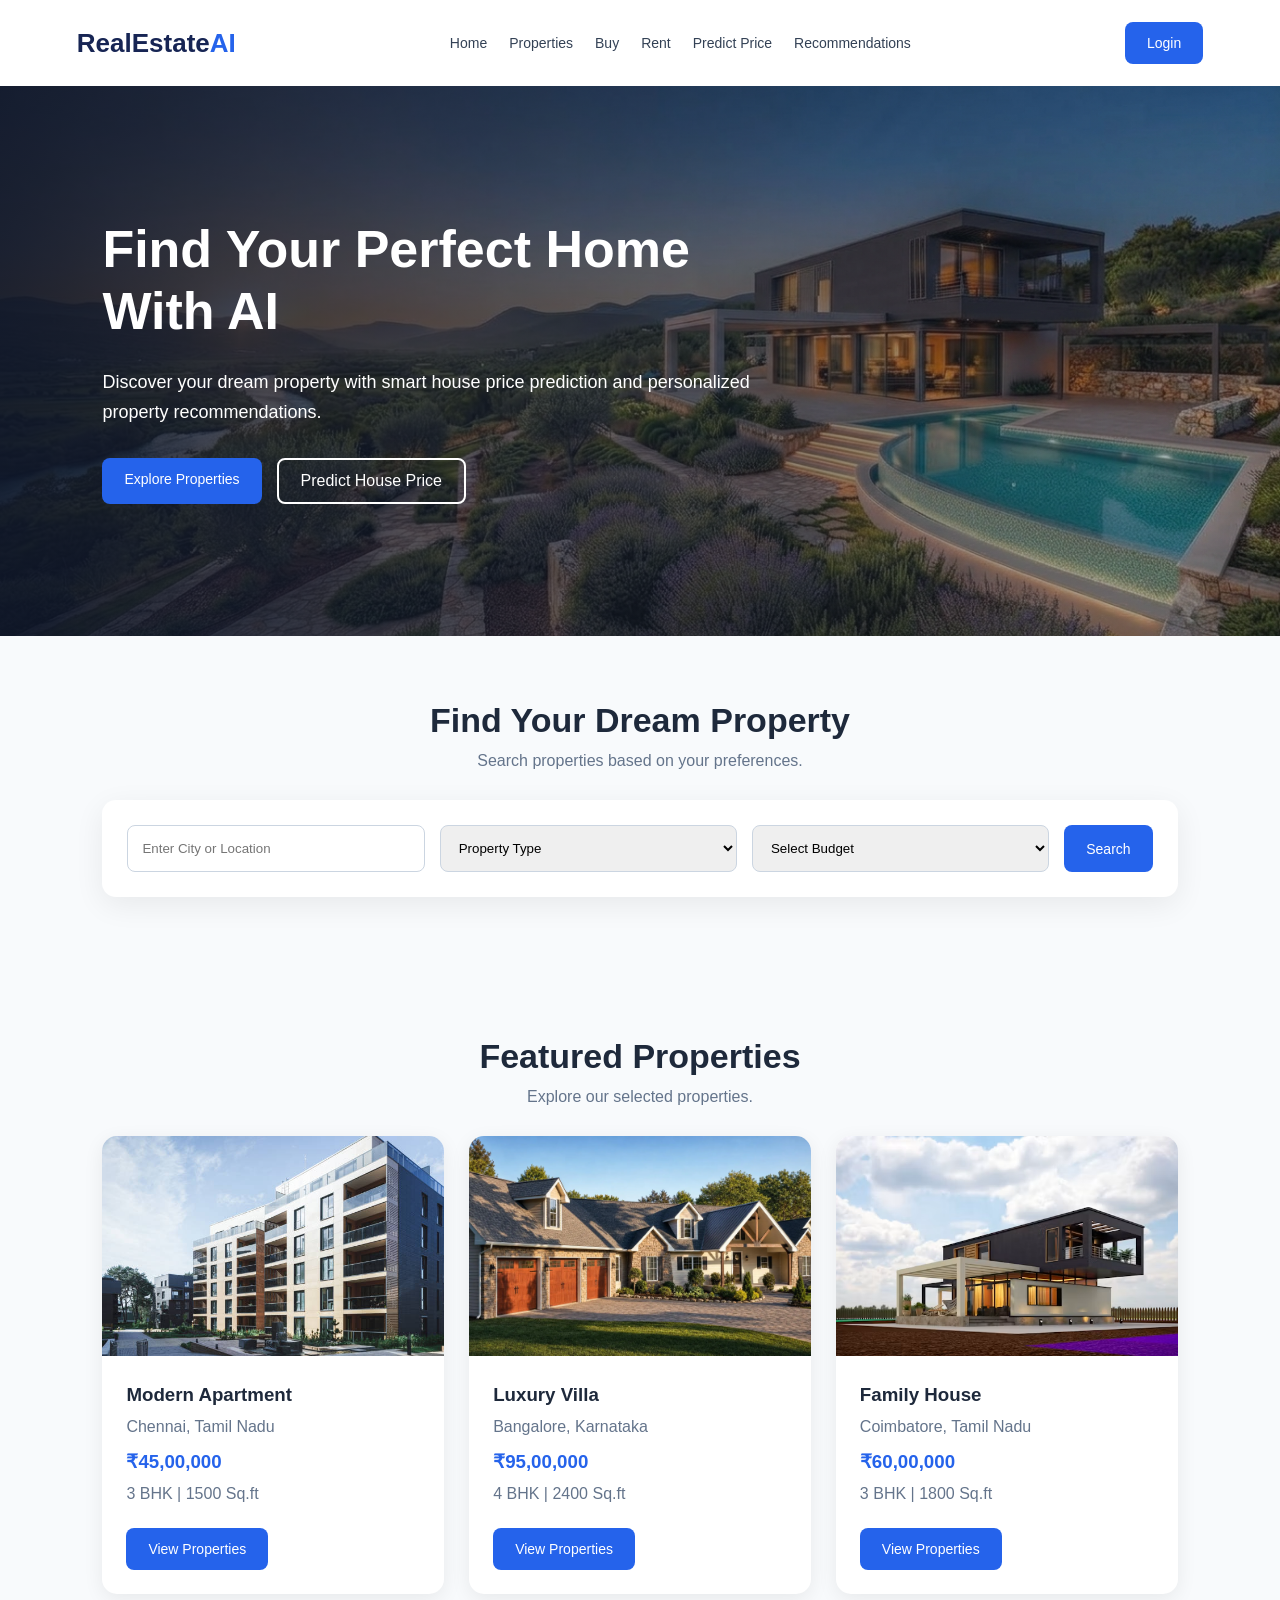
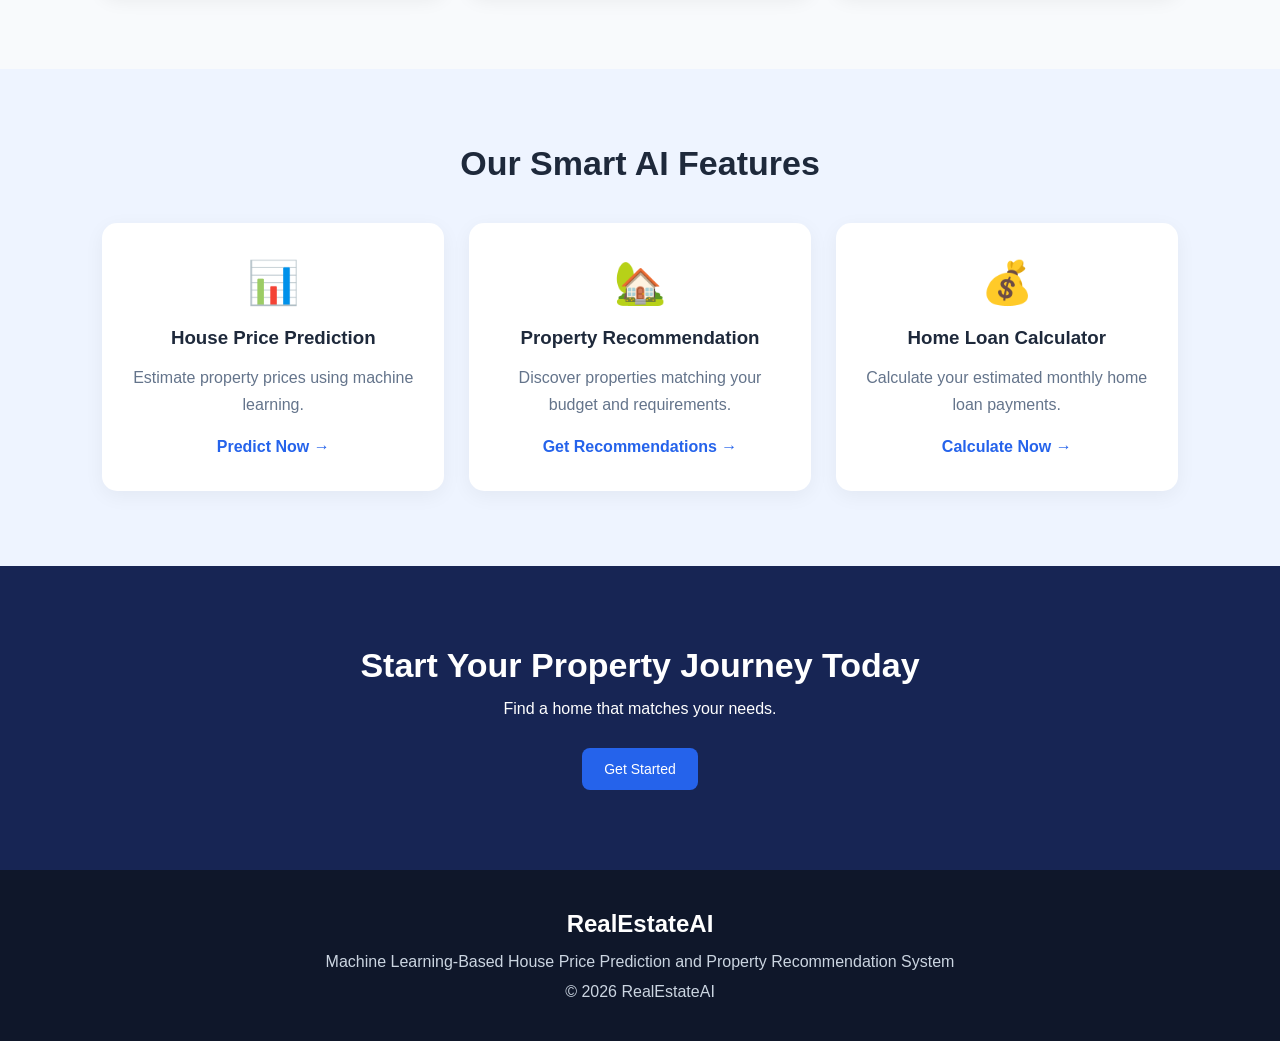
<file: index.html>
<!DOCTYPE html>
<html lang="en">
<head>
    <meta charset="UTF-8">
    <meta name="viewport"
          content="width=device-width, initial-scale=1.0">

    <title>RealEstate AI | Home</title>

    <link rel="stylesheet" href="css/style.css">
    <link rel="stylesheet" href="css/responsive.css">
</head>
<body>

    <!-- NAVBAR -->
    <header class="navbar">
        <a href="index.html" class="logo">
            RealEstate<span>AI</span>
        </a>

        <nav class="nav-links">
            <a href="index.html">Home</a>
            <a href="pages/properties.html">Properties</a>
            <a href="pages/buy.html">Buy</a>
            <a href="pages/rent.html">Rent</a>
            <a href="pages/prediction.html">Predict Price</a>
            <a href="pages/recommendation.html">
                Recommendations
            </a>
        </nav>

        <a href="pages/login.html" class="login-btn">
            Login
        </a>
    </header>

    <!-- HERO SECTION -->
    <section class="hero">
        <div class="hero-content">
            <h1>Find Your Perfect Home With AI</h1>

            <p>
                Discover your dream property with smart
                house price prediction and personalized
                property recommendations.
            </p>

            <div class="hero-buttons">
                <a href="pages/properties.html"
                   class="btn-primary">
                    Explore Properties
                </a>

                <a href="pages/prediction.html"
                   class="btn-outline">
                    Predict House Price
                </a>
            </div>
        </div>
    </section>

    <!-- SEARCH SECTION -->
    <section class="search-section">
        <h2>Find Your Dream Property</h2>
        <p>Search properties based on your preferences.</p>

        <form class="search-box" id="searchForm">

            <input type="text"
                   id="location"
                   placeholder="Enter City or Location">

            <select id="propertyType">
                <option value="">Property Type</option>
                <option value="Apartment">Apartment</option>
                <option value="Villa">Villa</option>
                <option value="Independent House">
                    Independent House
                </option>
            </select>

            <select id="budget">
                <option value="">Select Budget</option>
                <option value="2500000">
                    Below ₹25 Lakhs
                </option>
                <option value="5000000">
                    Below ₹50 Lakhs
                </option>
                <option value="10000000">
                    Below ₹1 Crore
                </option>
            </select>

            <button type="submit" class="btn-primary">
                Search
            </button>
        </form>
    </section>

    <!-- FEATURED PROPERTIES -->
    <section class="properties-section">
        <h2>Featured Properties</h2>
        <p>Explore our selected properties.</p>

        <div class="property-container">

            <div class="property-card">
                <img src="images/mod apmt.jpg"
                     alt="Modern apartment">

                <div class="property-info">
                    <h3>Modern Apartment</h3>
                    <p>Chennai, Tamil Nadu</p>
                    <h3 class="price">₹45,00,000</h3>
                    <p>3 BHK | 1500 Sq.ft</p>

                    <a href="pages/properties.html"
                       class="btn-primary">
                        View Properties
                    </a>
                </div>
            </div>

            <div class="property-card">
                <img src="images/home8.webp"
                     alt="Luxury villa">

                <div class="property-info">
                    <h3>Luxury Villa</h3>
                    <p>Bangalore, Karnataka</p>
                    <h3 class="price">₹95,00,000</h3>
                    <p>4 BHK | 2400 Sq.ft</p>

                    <a href="pages/properties.html"
                       class="btn-primary">
                        View Properties
                    </a>
                </div>
            </div>

            <div class="property-card">
                <img src="images/home1.avif"
                     alt="Family house">

                <div class="property-info">
                    <h3>Family House</h3>
                    <p>Coimbatore, Tamil Nadu</p>
                    <h3 class="price">₹60,00,000</h3>
                    <p>3 BHK | 1800 Sq.ft</p>

                    <a href="pages/properties.html"
                       class="btn-primary">
                        View Properties
                    </a>
                </div>
            </div>

        </div>
    </section>

    <!-- AI FEATURES -->
    <section class="features-section">
        <h2>Our Smart AI Features</h2>

        <div class="features-container">

            <div class="feature-card">
                <div class="feature-icon">📊</div>
                <h3>House Price Prediction</h3>
                <p>
                    Estimate property prices using
                    machine learning.
                </p>
                <a href="pages/prediction.html">
                    Predict Now →
                </a>
            </div>

            <div class="feature-card">
                <div class="feature-icon">🏡</div>
                <h3>Property Recommendation</h3>
                <p>
                    Discover properties matching
                    your budget and requirements.
                </p>
                <a href="pages/recommendation.html">
                    Get Recommendations →
                </a>
            </div>

            <div class="feature-card">
                <div class="feature-icon">💰</div>
                <h3>Home Loan Calculator</h3>
                <p>
                    Calculate your estimated monthly
                    home loan payments.
                </p>
                <a href="pages/loan.html">
                    Calculate Now →
                </a>
            </div>

        </div>
    </section>

    <!-- CALL TO ACTION -->
    <section class="cta-section">
        <h2>Start Your Property Journey Today</h2>
        <p>Find a home that matches your needs.</p>

        <a href="pages/register.html"
           class="btn-primary">
            Get Started
        </a>
    </section>

    <!-- FOOTER -->
    <footer>
        <h2>RealEstateAI</h2>
        <p>
            Machine Learning-Based House Price Prediction
            and Property Recommendation System
        </p>

        <p>© 2026 RealEstateAI</p>
    </footer>

    <script src="js/main.js"></script>
</body>
</html>
</file>
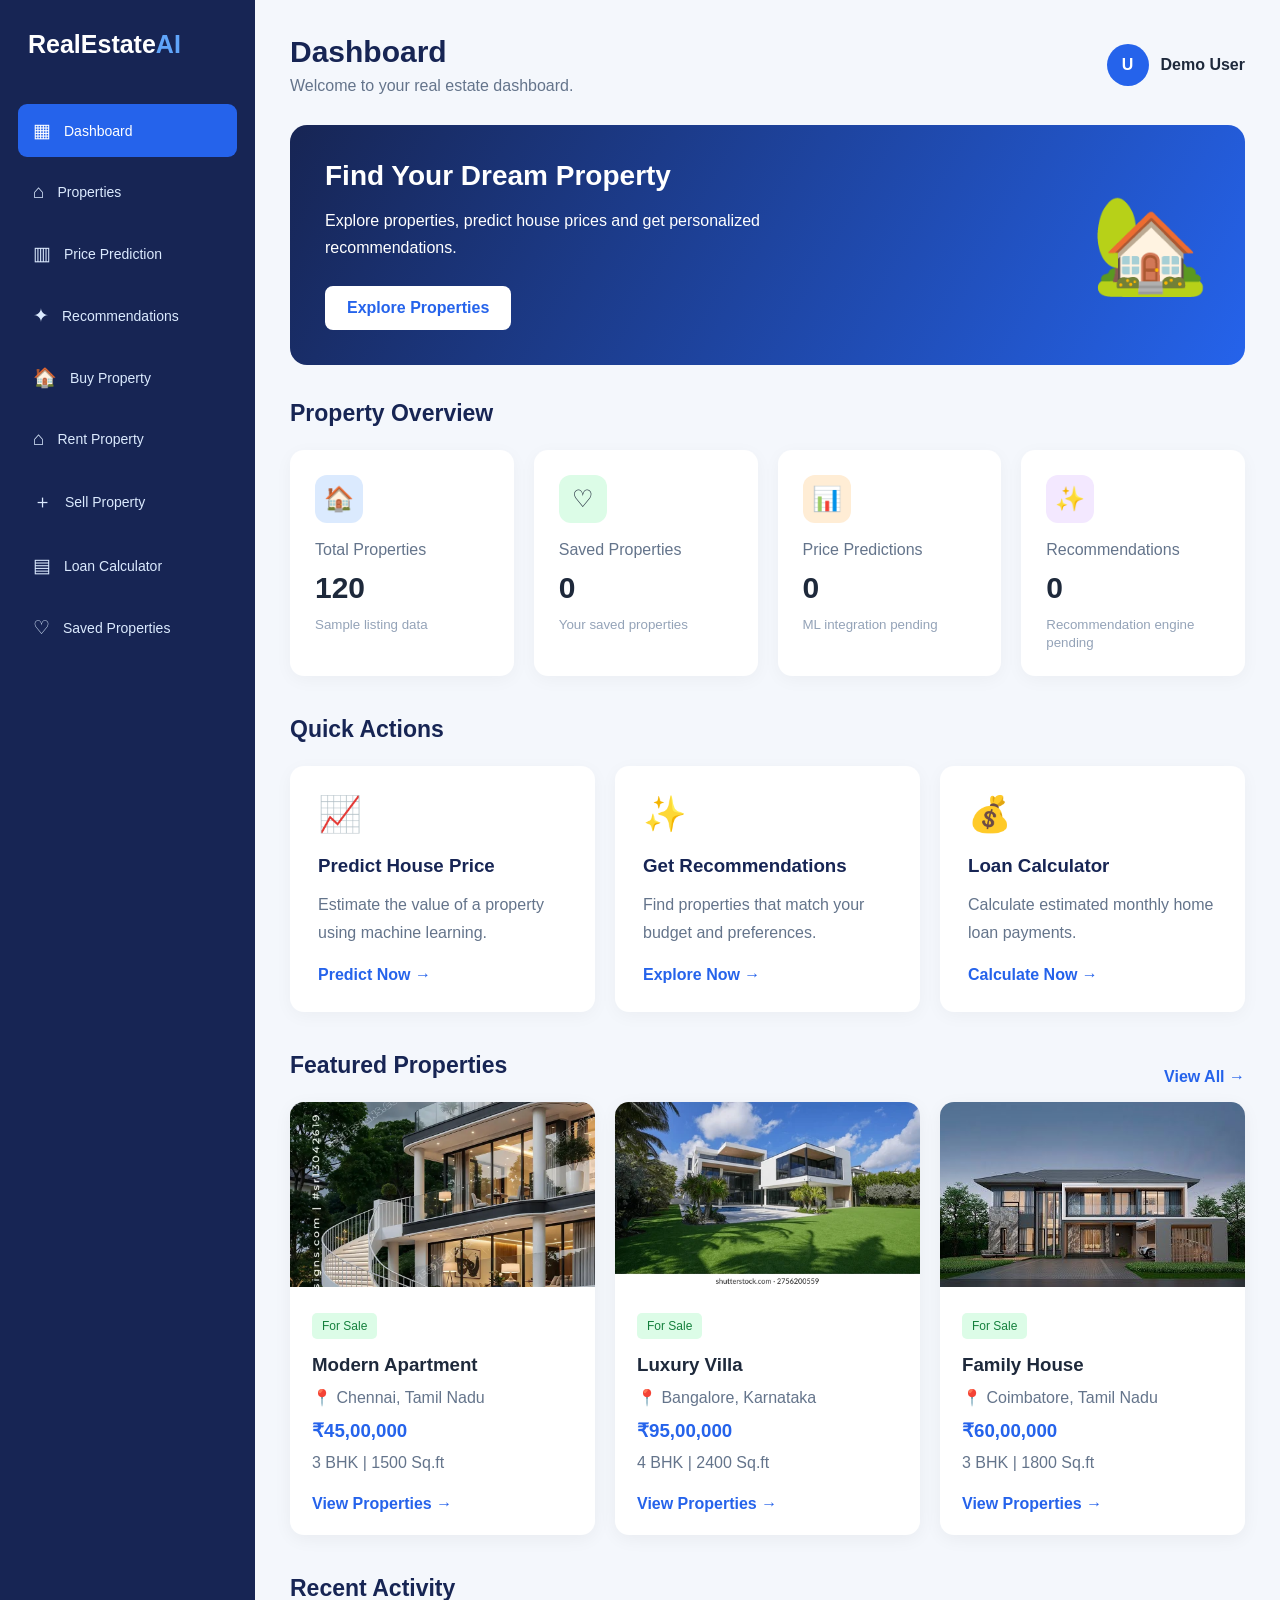
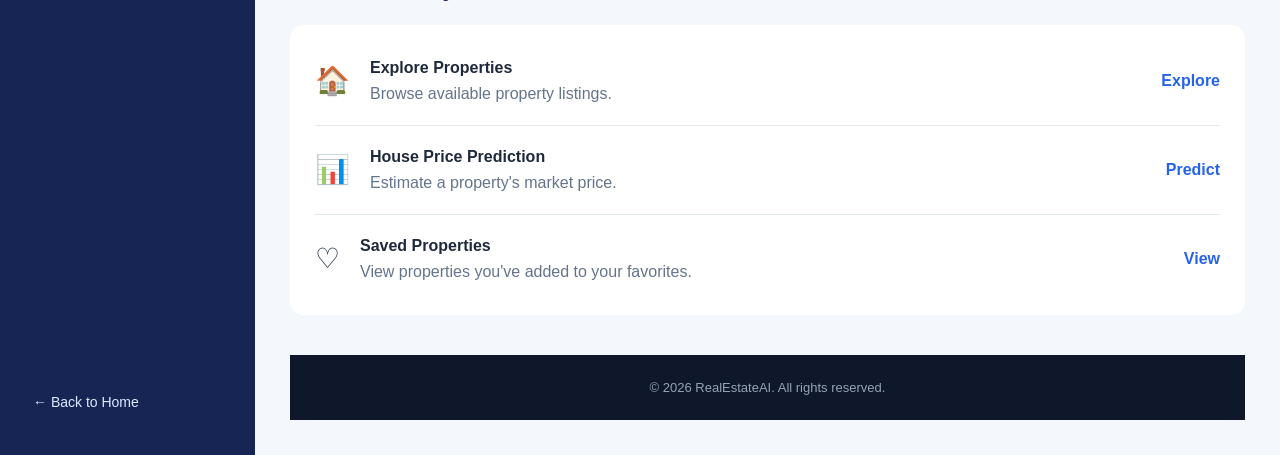
<file: pages/dashboard.html>
<!DOCTYPE html>
<html lang="en">
<head>
    <meta charset="UTF-8">
    <meta name="viewport"
          content="width=device-width, initial-scale=1.0">

    <title>Dashboard | RealEstateAI</title>

    <link rel="stylesheet" href="../css/style.css">
    <link rel="stylesheet" href="../css/dashboard.css">
    <link rel="stylesheet" href="../css/responsive.css">
</head>

<body class="dashboard-body">

    <div class="dashboard-layout">

        <!-- SIDEBAR -->
        <aside class="sidebar">

            <a href="../index.html" class="sidebar-logo">
                RealEstate<span>AI</span>
            </a>

            <nav class="sidebar-menu"
                 aria-label="Dashboard navigation">

                <a href="dashboard.html" class="active">
                    <span>▦</span> Dashboard
                </a>

                <a href="properties.html">
                    <span>⌂</span> Properties
                </a>

                <a href="prediction.html">
                    <span>▥</span> Price Prediction
                </a>

                <a href="recommendation.html">
                    <span>✦</span> Recommendations
                </a>

                <a href="buy.html">
                    <span>🏠</span> Buy Property
                </a>

                <a href="rent.html">
                    <span>⌂</span> Rent Property
                </a>

                <a href="sell.html">
                    <span>＋</span> Sell Property
                </a>

                <a href="loan.html">
                    <span>▤</span> Loan Calculator
                </a>

                <a href="favorites.html">
                    <span>♡</span> Saved Properties
                </a>

            </nav>

            <div class="sidebar-bottom">
                <a href="../index.html">
                    ← Back to Home
                </a>
            </div>

        </aside>

        <!-- MAIN DASHBOARD -->
        <main class="dashboard-main">

            <!-- TOP BAR -->
            <header class="dashboard-header">

                <div>
                    <h1>Dashboard</h1>
                    <p>
                        Welcome to your real estate dashboard.
                    </p>
                </div>

                <div class="dashboard-user">
                    <div class="user-avatar">U</div>
                    <span>Demo User</span>
                </div>

            </header>

            <!-- WELCOME BANNER -->
            <section class="welcome-banner">

                <div>
                    <h2>Find Your Dream Property</h2>

                    <p>
                        Explore properties, predict house
                        prices and get personalized
                        recommendations.
                    </p>

                    <a href="properties.html"
                       class="dashboard-white-btn">
                        Explore Properties
                    </a>
                </div>

                <div class="welcome-icon"
                     aria-hidden="true">
                    🏡
                </div>

            </section>

            <!-- STATISTICS -->
            <section class="dashboard-section">

                <h2>Property Overview</h2>

                <div class="stats-grid">

                    <div class="stat-card">
                        <div class="stat-icon blue">🏠</div>

                        <p>Total Properties</p>

                        <h3>120</h3>

                        <small>Sample listing data</small>
                    </div>

                    <div class="stat-card">
                        <div class="stat-icon green">♡</div>

                        <p>Saved Properties</p>

                        <h3 id="savedCount">0</h3>

                        <small>Your saved properties</small>
                    </div>

                    <div class="stat-card">
                        <div class="stat-icon orange">📊</div>

                        <p>Price Predictions</p>

                        <h3>0</h3>

                        <small>ML integration pending</small>
                    </div>

                    <div class="stat-card">
                        <div class="stat-icon purple">✨</div>

                        <p>Recommendations</p>

                        <h3>0</h3>

                        <small>Recommendation engine pending</small>
                    </div>

                </div>

            </section>

            <!-- QUICK ACTIONS -->
            <section class="dashboard-section">

                <h2>Quick Actions</h2>

                <div class="actions-grid">

                    <a href="prediction.html"
                       class="action-card">

                        <div class="action-icon">📈</div>

                        <h3>Predict House Price</h3>

                        <p>
                            Estimate the value of a
                            property using machine learning.
                        </p>

                        <span>Predict Now →</span>

                    </a>

                    <a href="recommendation.html"
                       class="action-card">

                        <div class="action-icon">✨</div>

                        <h3>Get Recommendations</h3>

                        <p>
                            Find properties that match
                            your budget and preferences.
                        </p>

                        <span>Explore Now →</span>

                    </a>

                    <a href="loan.html"
                       class="action-card">

                        <div class="action-icon">💰</div>

                        <h3>Loan Calculator</h3>

                        <p>
                            Calculate estimated monthly
                            home loan payments.
                        </p>

                        <span>Calculate Now →</span>

                    </a>

                </div>

            </section>

            <!-- FEATURED PROPERTIES -->
            <section class="dashboard-section">

                <div class="section-heading">

                    <h2>Featured Properties</h2>

                    <a href="properties.html">
                        View All →
                    </a>

                </div>

                <div class="dashboard-properties">

                    <article class="dashboard-property">

                        <img
                            src="../images/r9.webp"
                            alt="Modern apartment"
                        >

                        <div class="dashboard-property-info">

                            <span class="property-tag">
                                For Sale
                            </span>

                            <h3>Modern Apartment</h3>

                            <p>📍 Chennai, Tamil Nadu</p>

                            <h3 class="dashboard-price">
                                ₹45,00,000
                            </h3>

                            <p>3 BHK | 1500 Sq.ft</p>

                            <a href="properties.html">
                                View Properties →
                            </a>

                        </div>

                    </article>

                    <article class="dashboard-property">

                        <img
                            src="../images/r2.webp"
                            alt="Luxury villa"
                        >

                        <div class="dashboard-property-info">

                            <span class="property-tag">
                                For Sale
                            </span>

                            <h3>Luxury Villa</h3>

                            <p>📍 Bangalore, Karnataka</p>

                            <h3 class="dashboard-price">
                                ₹95,00,000
                            </h3>

                            <p>4 BHK | 2400 Sq.ft</p>

                            <a href="properties.html">
                                View Properties →
                            </a>

                        </div>

                    </article>

                    <article class="dashboard-property">

                        <img
                            src="../images/r4.jpg"
                            alt="Family house"
                        >

                        <div class="dashboard-property-info">

                            <span class="property-tag">
                                For Sale
                            </span>

                            <h3>Family House</h3>

                            <p>📍 Coimbatore, Tamil Nadu</p>

                            <h3 class="dashboard-price">
                                ₹60,00,000
                            </h3>

                            <p>3 BHK | 1800 Sq.ft</p>

                            <a href="properties.html">
                                View Properties →
                            </a>

                        </div>

                    </article>

                </div>

            </section>

            <!-- RECENT ACTIVITY -->
            <section class="dashboard-section">

                <h2>Recent Activity</h2>

                <div class="activity-card">

                    <div class="activity-item">
                        <div class="activity-icon">🏠</div>

                        <div>
                            <h4>Explore Properties</h4>
                            <p>
                                Browse available property
                                listings.
                            </p>
                        </div>

                        <a href="properties.html">
                            Explore
                        </a>
                    </div>

                    <div class="activity-item">
                        <div class="activity-icon">📊</div>

                        <div>
                            <h4>House Price Prediction</h4>
                            <p>
                                Estimate a property's
                                market price.
                            </p>
                        </div>

                        <a href="prediction.html">
                            Predict
                        </a>
                    </div>

                    <div class="activity-item">
                        <div class="activity-icon">♡</div>

                        <div>
                            <h4>Saved Properties</h4>
                            <p>
                                View properties you've
                                added to your favorites.
                            </p>
                        </div>

                        <a href="favorites.html">
                            View
                        </a>
                    </div>

                </div>

            </section>

            <footer class="dashboard-footer">
                © 2026 RealEstateAI. All rights reserved.
            </footer>

        </main>

    </div>

    <script src="../js/main.js"></script>

</body>
</html>
</file>
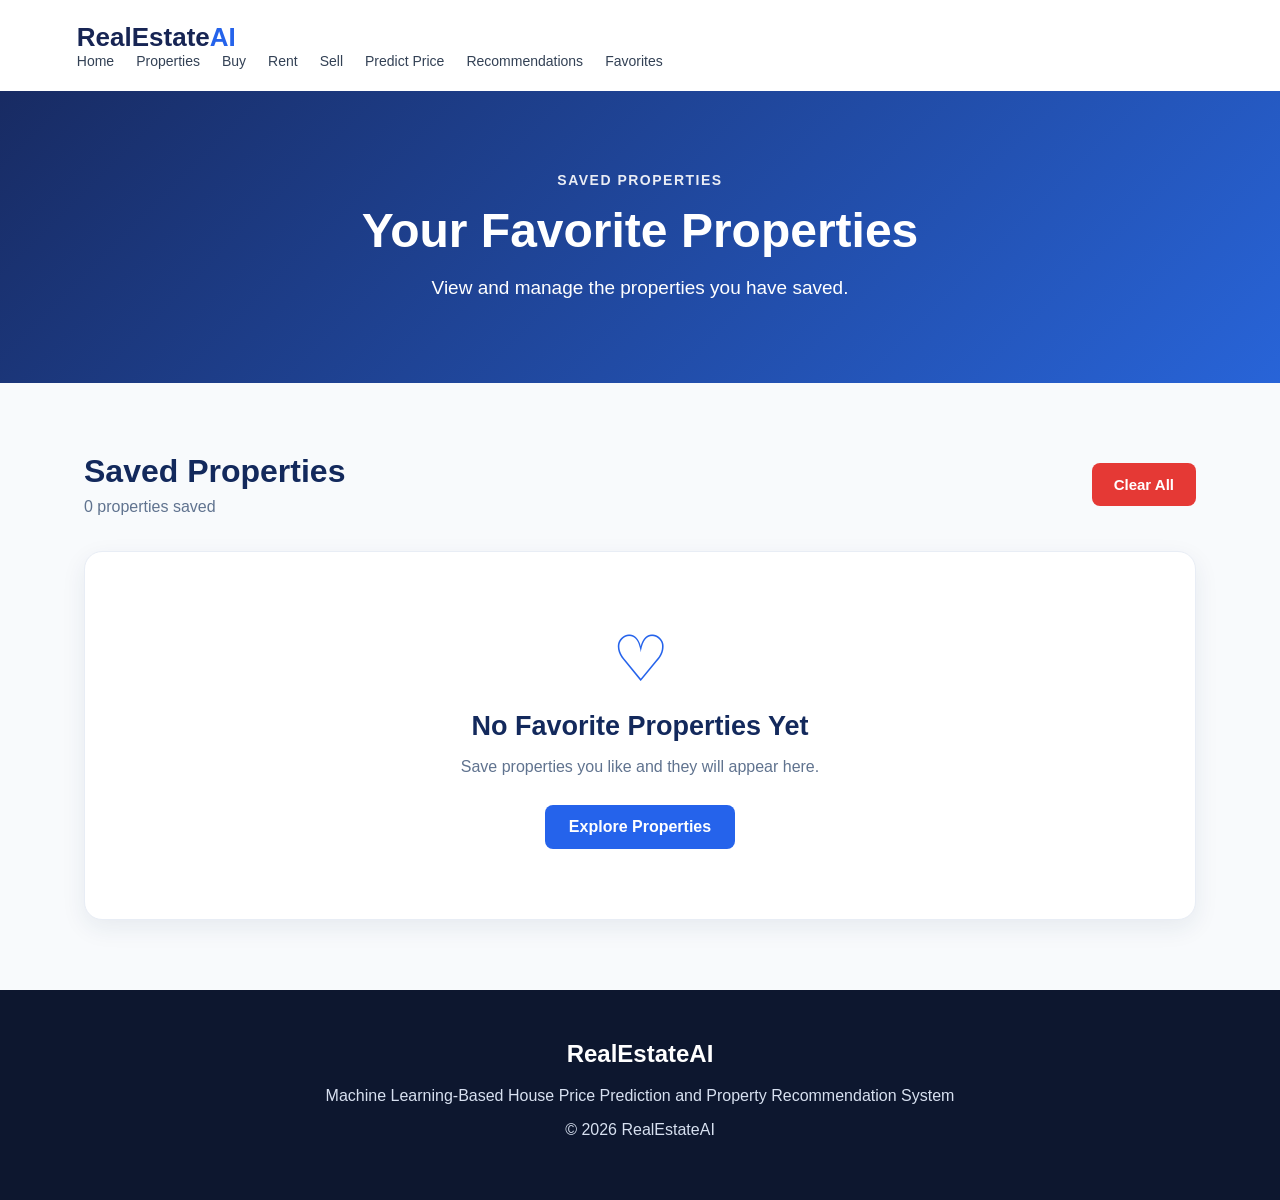
<file: pages/favorites.html>
<!DOCTYPE html>
<html lang="en">
<head>
    <meta charset="UTF-8">
    <meta name="viewport" content="width=device-width, initial-scale=1.0">

    <title>Favorites - RealEstateAI</title>

    <link rel="stylesheet" href="../css/style.css">
    <link rel="stylesheet" href="../css/responsive.css">
</head>

<body>

    <!-- Header -->
    <header class="navbar">
        <div class="container nav-container">

            <a href="../index.html" class="logo">
                RealEstate<span>AI</span>
            </a>

            <nav class="nav-links">
                <a href="../index.html">Home</a>
                <a href="properties.html">Properties</a>
                <a href="buy.html">Buy</a>
                <a href="rent.html">Rent</a>
                <a href="sell.html">Sell</a>
                <a href="prediction.html">Predict Price</a>
                <a href="recommendation.html">Recommendations</a>
                <a href="favorites.html" class="active">Favorites</a>
            </nav>

        </div>
    </header>


    <!-- Hero Section -->
    <section class="favorites-hero">

        <div class="favorites-hero-content">

            <span class="favorites-tag">
                SAVED PROPERTIES
            </span>

            <h1>
                Your Favorite Properties
            </h1>

            <p>
                View and manage the properties you have saved.
            </p>

        </div>

    </section>


    <!-- Favorites Section -->
    <main class="favorites-container">

        <div class="favorites-heading">

            <div>
                <h2>Saved Properties</h2>

                <p id="favoritesCount">
                    0 properties saved
                </p>
            </div>

            <button
                type="button"
                id="clearFavorites"
                class="clear-favorites-button"
            >
                Clear All
            </button>

        </div>


        <!-- Empty Message -->
        <div
            id="emptyFavorites"
            class="empty-favorites"
        >

            <div class="empty-favorites-icon">
                ♡
            </div>

            <h3>
                No Favorite Properties Yet
            </h3>

            <p>
                Save properties you like and they will appear here.
            </p>

            <a
                href="buy.html"
                class="primary-button"
            >
                Explore Properties
            </a>

        </div>


        <!-- Favorite Properties -->
        <div
            id="favoritesGrid"
            class="favorites-grid"
        >
        </div>

    </main>


    <!-- Footer -->
    <footer class="footer">

        <div class="footer-content">

            <h2>RealEstateAI</h2>

            <p>
                Machine Learning-Based House Price Prediction and
                Property Recommendation System
            </p>

            <p>
                © 2026 RealEstateAI
            </p>

        </div>

    </footer>


    <script src="../js/favorites.js"></script>

</body>
</html>
</file>
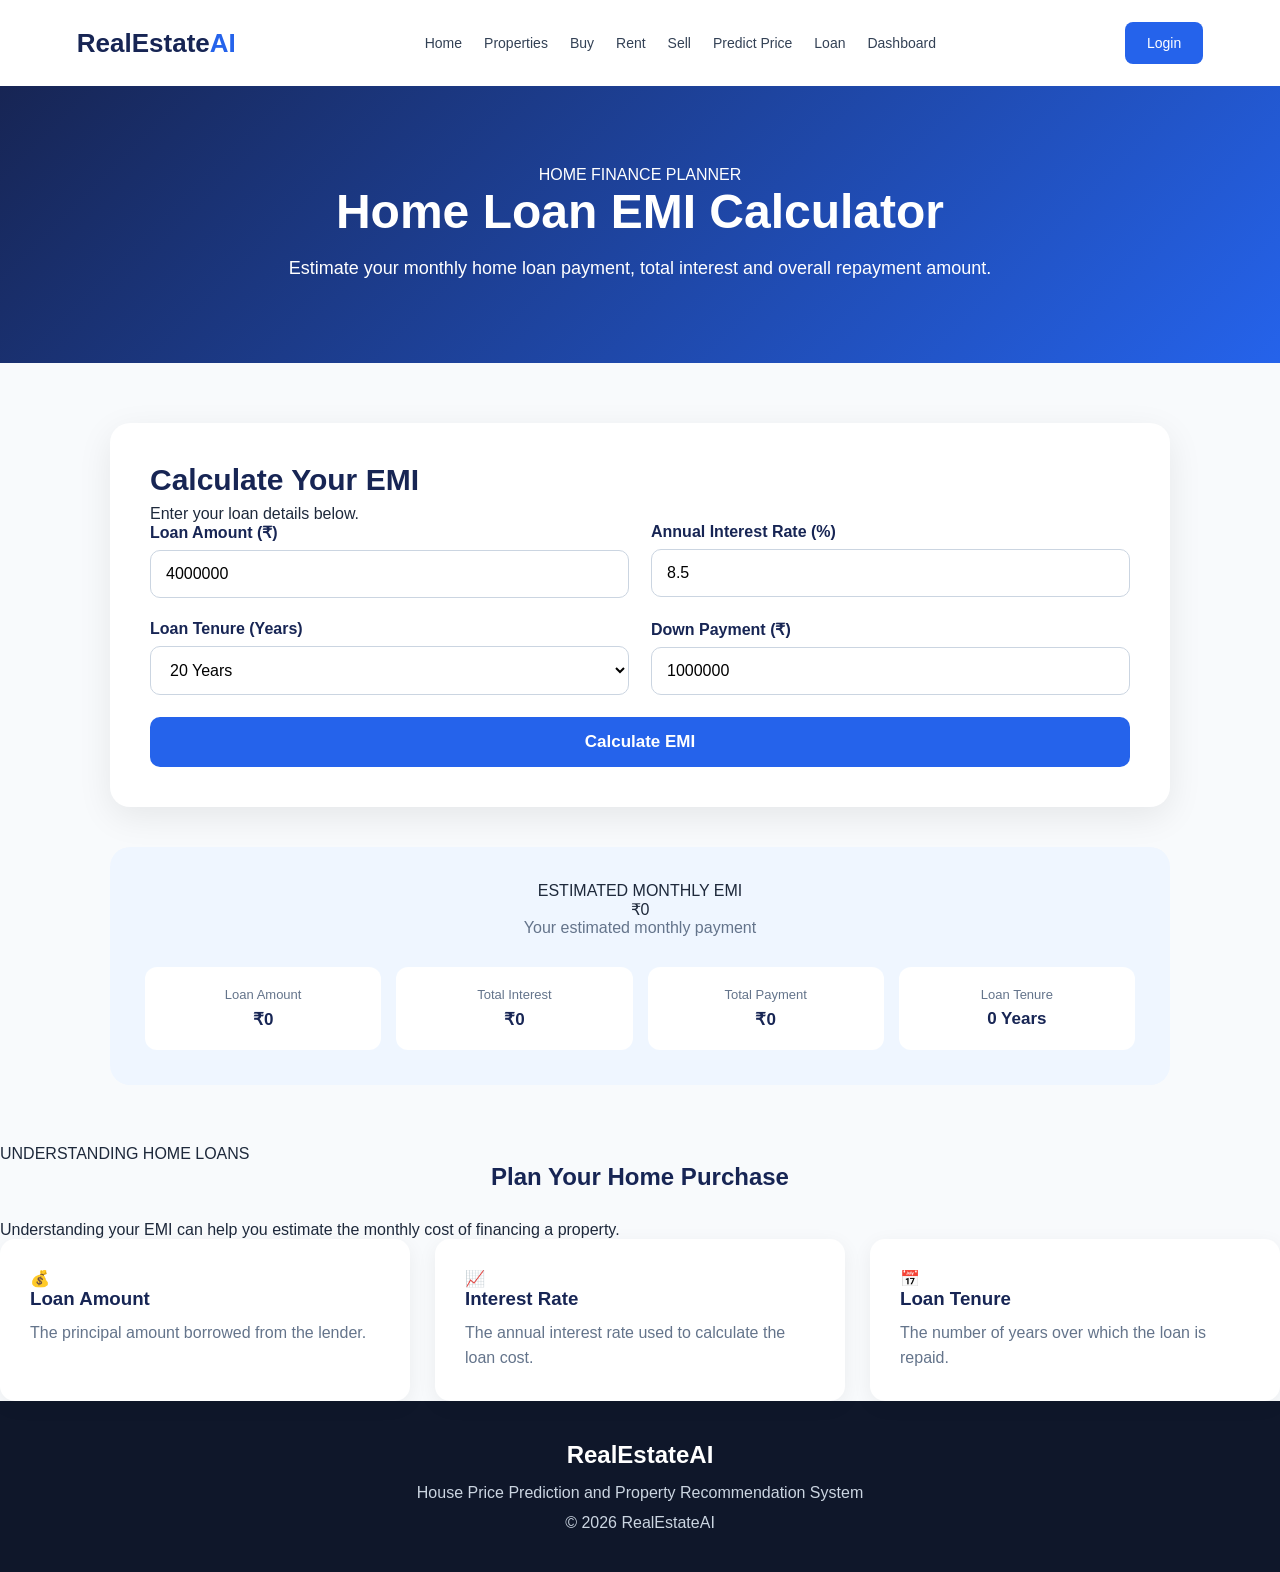
<file: pages/loan.html>
<!DOCTYPE html>
<html lang="en">
<head>
    <meta charset="UTF-8">
    <meta name="viewport"
          content="width=device-width, initial-scale=1.0">

    <title>Home Loan Calculator | RealEstateAI</title>

    <link rel="stylesheet" href="../css/style.css">
    <link rel="stylesheet" href="../css/responsive.css">
</head>

<body>

    <!-- NAVIGATION -->
    <header class="navbar">

        <a href="../index.html" class="logo">
            RealEstate<span>AI</span>
        </a>

        <nav class="nav-links">
            <a href="../index.html">Home</a>
            <a href="properties.html">Properties</a>
            <a href="buy.html">Buy</a>
            <a href="rent.html">Rent</a>
            <a href="sell.html">Sell</a>
            <a href="prediction.html">Predict Price</a>
            <a href="loan.html" class="active">Loan</a>
            <a href="dashboard.html">Dashboard</a>
        </nav>

        <a href="login.html" class="login-btn">
            Login
        </a>

    </header>


    <!-- HERO -->
    <section class="loan-hero">

        <div class="loan-hero-content">

            <span class="loan-tag">
                HOME FINANCE PLANNER
            </span>

            <h1>Home Loan EMI Calculator</h1>

            <p>
                Estimate your monthly home loan payment,
                total interest and overall repayment amount.
            </p>

        </div>

    </section>


    <!-- CALCULATOR -->
    <main class="loan-container">

        <!-- INPUT CARD -->
        <section class="loan-calculator-card">

            <div class="loan-heading">

                <h2>Calculate Your EMI</h2>

                <p>
                    Enter your loan details below.
                </p>

            </div>


            <form id="loanForm" class="loan-form">

    <div class="loan-form-group">
        <label for="loanAmount">Loan Amount (₹)</label>
        <input
            type="number"
            id="loanAmount"
            min="100000"
            max="100000000"
            step="10000"
            value="4000000"
            required
        >
    </div>

    <div class="loan-form-group">
        <label for="interestRate">Annual Interest Rate (%)</label>
        <input
            type="number"
            id="interestRate"
            min="1"
            max="30"
            step="0.1"
            value="8.5"
            required
        >
    </div>

    <div class="loan-form-group">
        <label for="loanTenure">Loan Tenure (Years)</label>
        <select id="loanTenure" required>
            <option value="5">5 Years</option>
            <option value="10">10 Years</option>
            <option value="15">15 Years</option>
            <option value="20" selected>20 Years</option>
            <option value="25">25 Years</option>
            <option value="30">30 Years</option>
        </select>
    </div>

    <div class="loan-form-group">
        <label for="downPayment">Down Payment (₹)</label>
        <input
            type="number"
            id="downPayment"
            min="0"
            max="100000000"
            step="10000"
            value="1000000"
        >
    </div>

    <button type="submit" class="loan-calculate-button">
        Calculate EMI
    </button>

</form>

        </section>


        <!-- RESULT CARD -->
        <section class="loan-result-card">

            <span class="loan-result-label">
                ESTIMATED MONTHLY EMI
            </span>

            <div
                id="loanEmi"
                class="loan-emi"
            >
                ₹0
            </div>

            <p class="loan-result-note">
                Your estimated monthly payment
            </p>


            <div class="loan-result-grid">

                <div class="loan-result-item">

                    <span>Loan Amount</span>

                    <strong id="loanPrincipal">
                        ₹0
                    </strong>

                </div>


                <div class="loan-result-item">

                    <span>Total Interest</span>

                    <strong id="loanInterest">
                        ₹0
                    </strong>

                </div>


                <div class="loan-result-item">

                    <span>Total Payment</span>

                    <strong id="loanTotal">
                        ₹0
                    </strong>

                </div>


                <div class="loan-result-item">

                    <span>Loan Tenure</span>

                    <strong id="loanYears">
                        0 Years
                    </strong>

                </div>

            </div>

        </section>

    </main>


    <!-- INFORMATION -->
    <section class="loan-info">

        <div class="loan-info-heading">

            <span>UNDERSTANDING HOME LOANS</span>

            <h2>Plan Your Home Purchase</h2>

            <p>
                Understanding your EMI can help you
                estimate the monthly cost of financing
                a property.
            </p>

        </div>


        <div class="loan-info-grid">

            <article>

                <div>💰</div>

                <h3>Loan Amount</h3>

                <p>
                    The principal amount borrowed from
                    the lender.
                </p>

            </article>


            <article>

                <div>📈</div>

                <h3>Interest Rate</h3>

                <p>
                    The annual interest rate used to
                    calculate the loan cost.
                </p>

            </article>


            <article>

                <div>📅</div>

                <h3>Loan Tenure</h3>

                <p>
                    The number of years over which
                    the loan is repaid.
                </p>

            </article>

        </div>

    </section>


    <!-- FOOTER -->
    <footer>

        <h2>RealEstateAI</h2>

        <p>
            House Price Prediction and
            Property Recommendation System
        </p>

        <p>
            © 2026 RealEstateAI
        </p>

    </footer>


    <script src="../js/loan.js"></script>

</body>
</html>
</file>
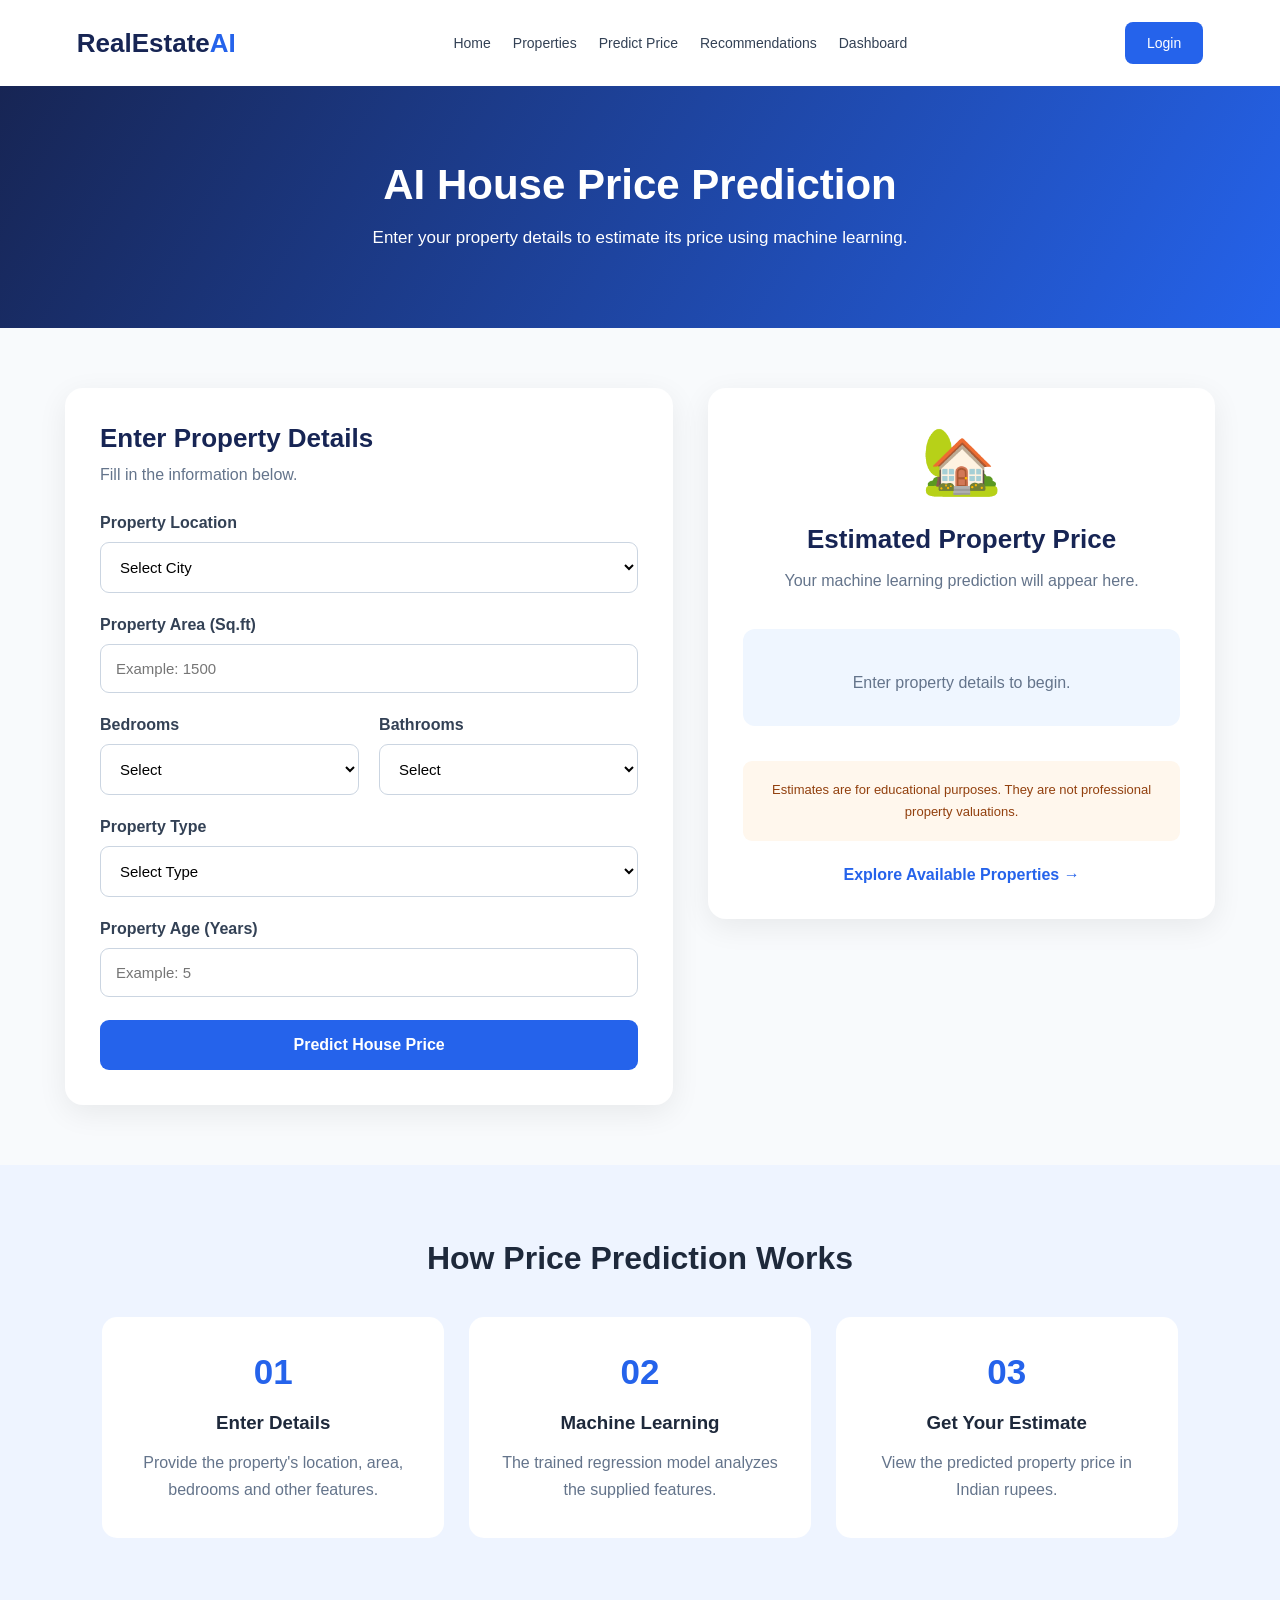
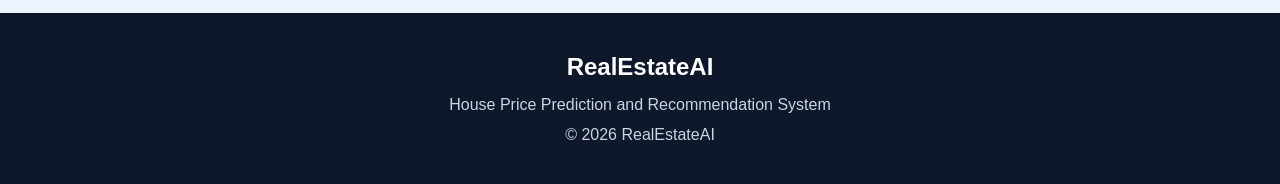
<file: pages/prediction.html>
<!DOCTYPE html>
<html lang="en">
<head>
    <meta charset="UTF-8">
    <meta name="viewport"
          content="width=device-width, initial-scale=1.0">

    <title>House Price Prediction | RealEstateAI</title>

    <link rel="stylesheet" href="../css/style.css">
    <link rel="stylesheet" href="../css/responsive.css">
</head>

<body>

    <!-- NAVBAR -->
    <header class="navbar">
        <a href="../index.html" class="logo">
            RealEstate<span>AI</span>
        </a>

        <nav class="nav-links">
            <a href="../index.html">Home</a>
            <a href="properties.html">Properties</a>
            <a href="prediction.html">Predict Price</a>
            <a href="recommendation.html">Recommendations</a>
            <a href="dashboard.html">Dashboard</a>
        </nav>

        <a href="login.html" class="login-btn">
            Login
        </a>
    </header>

    <!-- HERO -->
    <section class="prediction-hero">
        <h1>AI House Price Prediction</h1>

        <p>
            Enter your property details to estimate
            its price using machine learning.
        </p>
    </section>

    <!-- MAIN -->
    <main class="prediction-container">

        <!-- PREDICTION FORM -->
        <section class="prediction-card">

            <h2>Enter Property Details</h2>

            <p class="prediction-subtitle">
                Fill in the information below.
            </p>

            <form id="predictionForm">

                <div class="prediction-group">
                    <label for="city">Property Location</label>

                    <select id="city" required>
                        <option value="">Select City</option>
                        <option value="Chennai">Chennai</option>
                        <option value="Bangalore">Bangalore</option>
                        <option value="Hyderabad">Hyderabad</option>
                        <option value="Coimbatore">Coimbatore</option>
                        <option value="Madurai">Madurai</option>
                    </select>
                </div>

                <div class="prediction-group">
                    <label for="area">
                        Property Area (Sq.ft)
                    </label>

                    <input
                        type="number"
                        id="area"
                        placeholder="Example: 1500"
                        min="200"
                        max="10000"
                        required
                    >
                </div>

                <div class="prediction-row">

                    <div class="prediction-group">
                        <label for="bedrooms">
                            Bedrooms
                        </label>

                        <select id="bedrooms" required>
                            <option value="">Select</option>
                            <option value="1">1 BHK</option>
                            <option value="2">2 BHK</option>
                            <option value="3">3 BHK</option>
                            <option value="4">4 BHK</option>
                            <option value="5">5 BHK</option>
                        </select>
                    </div>

                    <div class="prediction-group">
                        <label for="bathrooms">
                            Bathrooms
                        </label>

                        <select id="bathrooms" required>
                            <option value="">Select</option>
                            <option value="1">1</option>
                            <option value="2">2</option>
                            <option value="3">3</option>
                            <option value="4">4</option>
                            <option value="5">5</option>
                        </select>
                    </div>

                </div>

                <div class="prediction-group">
                    <label for="propertyType">
                        Property Type
                    </label>

                    <select id="propertyType" required>
                        <option value="">Select Type</option>
                        <option value="Apartment">Apartment</option>
                        <option value="Villa">Villa</option>
                        <option value="Independent House">
                            Independent House
                        </option>
                    </select>
                </div>

                <div class="prediction-group">
                    <label for="propertyAge">
                        Property Age (Years)
                    </label>

                    <input
                        type="number"
                        id="propertyAge"
                        min="0"
                        max="100"
                        placeholder="Example: 5"
                        required
                    >
                </div>

                <button
                    type="submit"
                    id="predictButton"
                    class="predict-submit"
                >
                    Predict House Price
                </button>

            </form>

        </section>

        <!-- RESULT -->
        <section class="prediction-result-card">

            <div class="prediction-result-icon">
                🏡
            </div>

            <h2>Estimated Property Price</h2>

            <p>
                Your machine learning prediction
                will appear here.
            </p>

            <div id="predictionResult"
                 class="prediction-result"
                 aria-live="polite">

                <span class="result-placeholder">
                    Enter property details to begin.
                </span>

            </div>

            <p id="predictionMessage"
               class="prediction-message"
               role="status"
               aria-live="polite">
            </p>

            <div class="prediction-disclaimer">
                Estimates are for educational purposes.
                They are not professional property valuations.
            </div>

            <a href="properties.html"
               class="prediction-explore">
                Explore Available Properties →
            </a>

        </section>

    </main>

    <!-- HOW IT WORKS -->
    <section class="prediction-how">

        <h2>How Price Prediction Works</h2>

        <div class="prediction-steps">

            <div class="prediction-step">
                <span>01</span>
                <h3>Enter Details</h3>
                <p>
                    Provide the property's location,
                    area, bedrooms and other features.
                </p>
            </div>

            <div class="prediction-step">
                <span>02</span>
                <h3>Machine Learning</h3>
                <p>
                    The trained regression model
                    analyzes the supplied features.
                </p>
            </div>

            <div class="prediction-step">
                <span>03</span>
                <h3>Get Your Estimate</h3>
                <p>
                    View the predicted property price
                    in Indian rupees.
                </p>
            </div>

        </div>

    </section>

    <footer>
        <h2>RealEstateAI</h2>
        <p>House Price Prediction and Recommendation System</p>
        <p>© 2026 RealEstateAI</p>
    </footer>

    <script src="../js/prediction.js"></script>

</body>
</html>
</file>
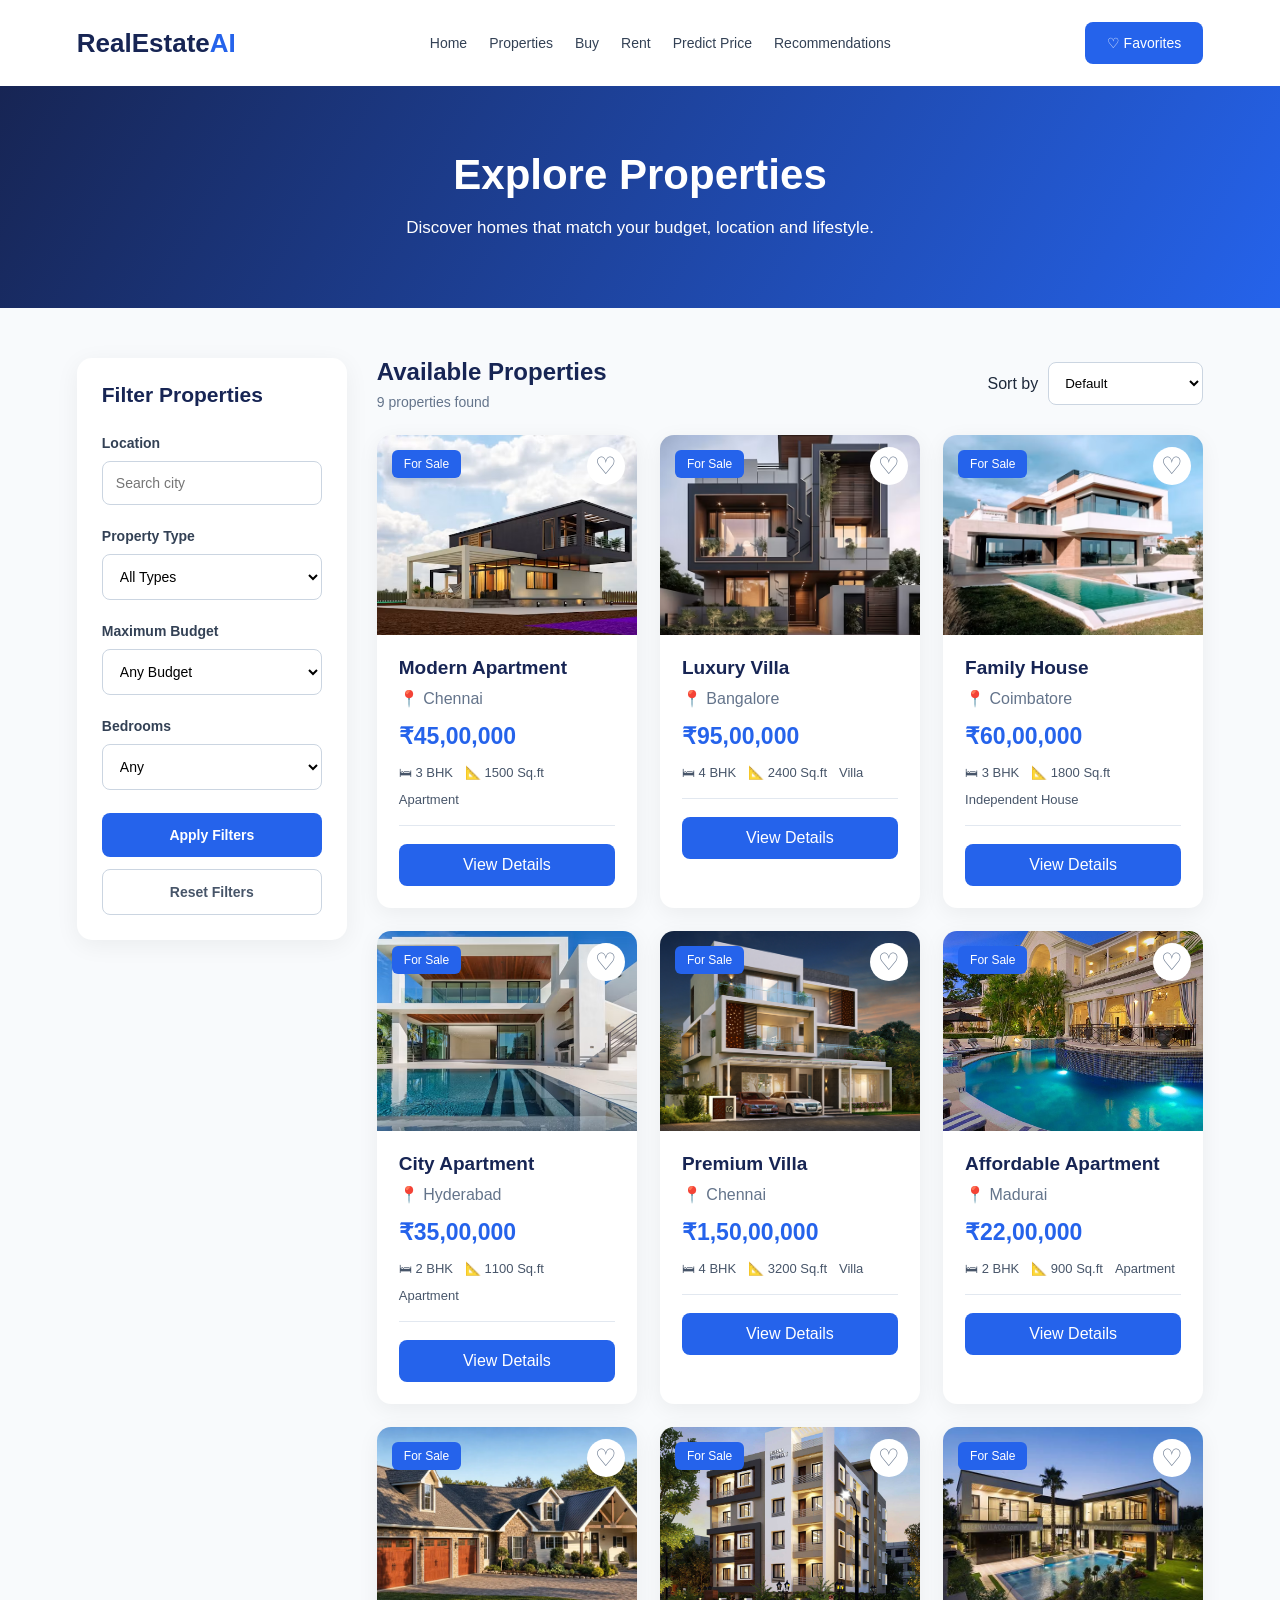
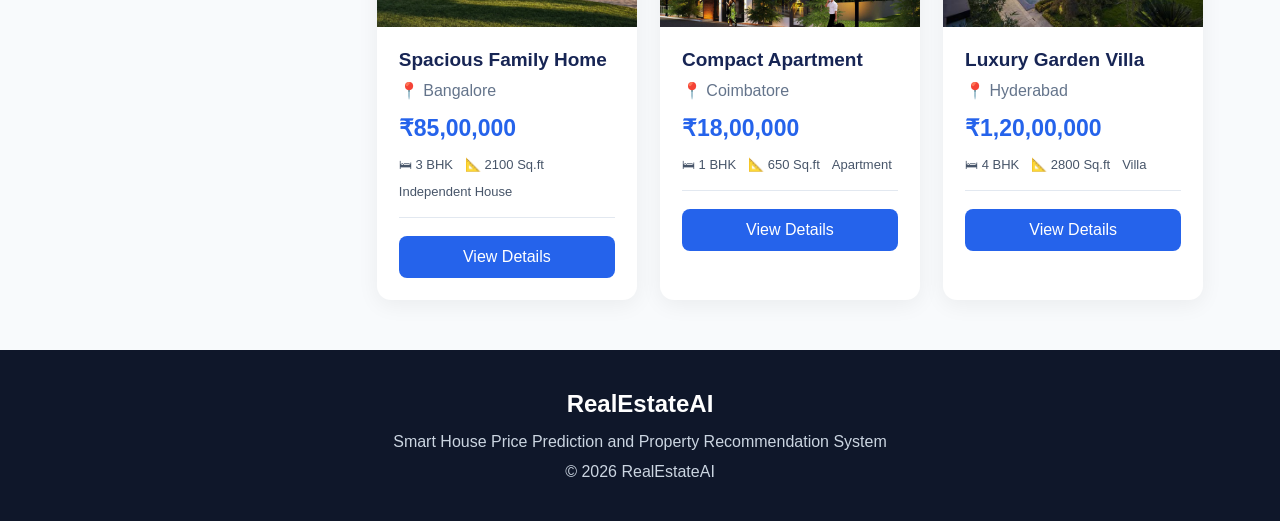
<file: pages/properties.html>
<!DOCTYPE html>
<html lang="en">
<head>
    <meta charset="UTF-8">
    <meta name="viewport"
          content="width=device-width, initial-scale=1.0">

    <title>Properties | RealEstateAI</title>

    <link rel="stylesheet" href="../css/style.css">
    <link rel="stylesheet" href="../css/responsive.css">
</head>

<body>

    <!-- NAVBAR -->
    <header class="navbar">
        <a href="../index.html" class="logo">
            RealEstate<span>AI</span>
        </a>

        <nav class="nav-links">
            <a href="../index.html">Home</a>
            <a href="properties.html">Properties</a>
            <a href="buy.html">Buy</a>
            <a href="rent.html">Rent</a>
            <a href="prediction.html">Predict Price</a>
            <a href="recommendation.html">Recommendations</a>
        </nav>

        <a href="favorites.html" class="login-btn">
            ♡ Favorites
        </a>
    </header>

    <!-- PAGE HEADER -->
    <section class="properties-hero">
        <h1>Explore Properties</h1>
        <p>
            Discover homes that match your budget,
            location and lifestyle.
        </p>
    </section>

    <!-- MAIN CONTENT -->
    <main class="listing-layout">

        <!-- FILTER SIDEBAR -->
        <aside class="filter-panel">

            <h2>Filter Properties</h2>

            <form id="filterForm">

                <div class="filter-group">
                    <label for="filterLocation">
                        Location
                    </label>

                    <input
                        type="text"
                        id="filterLocation"
                        placeholder="Search city"
                    >
                </div>

                <div class="filter-group">
                    <label for="filterType">
                        Property Type
                    </label>

                    <select id="filterType">
                        <option value="">All Types</option>
                        <option value="Apartment">Apartment</option>
                        <option value="Villa">Villa</option>
                        <option value="Independent House">
                            Independent House
                        </option>
                    </select>
                </div>

                <div class="filter-group">
                    <label for="filterBudget">
                        Maximum Budget
                    </label>

                    <select id="filterBudget">
                        <option value="">Any Budget</option>
                        <option value="2500000">₹25 Lakhs</option>
                        <option value="5000000">₹50 Lakhs</option>
                        <option value="7500000">₹75 Lakhs</option>
                        <option value="10000000">₹1 Crore</option>
                        <option value="20000000">₹2 Crore</option>
                    </select>
                </div>

                <div class="filter-group">
                    <label for="filterBedrooms">
                        Bedrooms
                    </label>

                    <select id="filterBedrooms">
                        <option value="">Any</option>
                        <option value="1">1 BHK</option>
                        <option value="2">2 BHK</option>
                        <option value="3">3 BHK</option>
                        <option value="4">4 BHK</option>
                    </select>
                </div>

                <button type="submit" class="filter-btn">
                    Apply Filters
                </button>

                <button type="button"
                        id="resetFilters"
                        class="reset-btn">
                    Reset Filters
                </button>

            </form>

        </aside>

        <!-- PROPERTY RESULTS -->
        <section class="listing-results">

            <div class="results-header">

                <div>
                    <h2>Available Properties</h2>
                    <p id="resultCount">
                        Loading properties...
                    </p>
                </div>

                <div class="sort-box">
                    <label for="sortPrice">Sort by</label>

                    <select id="sortPrice">
                        <option value="default">
                            Default
                        </option>
                        <option value="low">
                            Price: Low to High
                        </option>
                        <option value="high">
                            Price: High to Low
                        </option>
                    </select>
                </div>

            </div>

            <div class="listing-grid" id="propertyGrid">
                <!-- JavaScript inserts property cards here -->
            </div>

            <p id="emptyMessage"
               class="empty-message"
               hidden>
                No properties match your filters.
                Try another location or budget.
            </p>

        </section>

    </main>

    <!-- FOOTER -->
    <footer>
        <h2>RealEstateAI</h2>
        <p>
            Smart House Price Prediction and
            Property Recommendation System
        </p>
        <p>© 2026 RealEstateAI</p>
    </footer>

    <script src="../js/properties.js"></script>

</body>
</html>
</file>
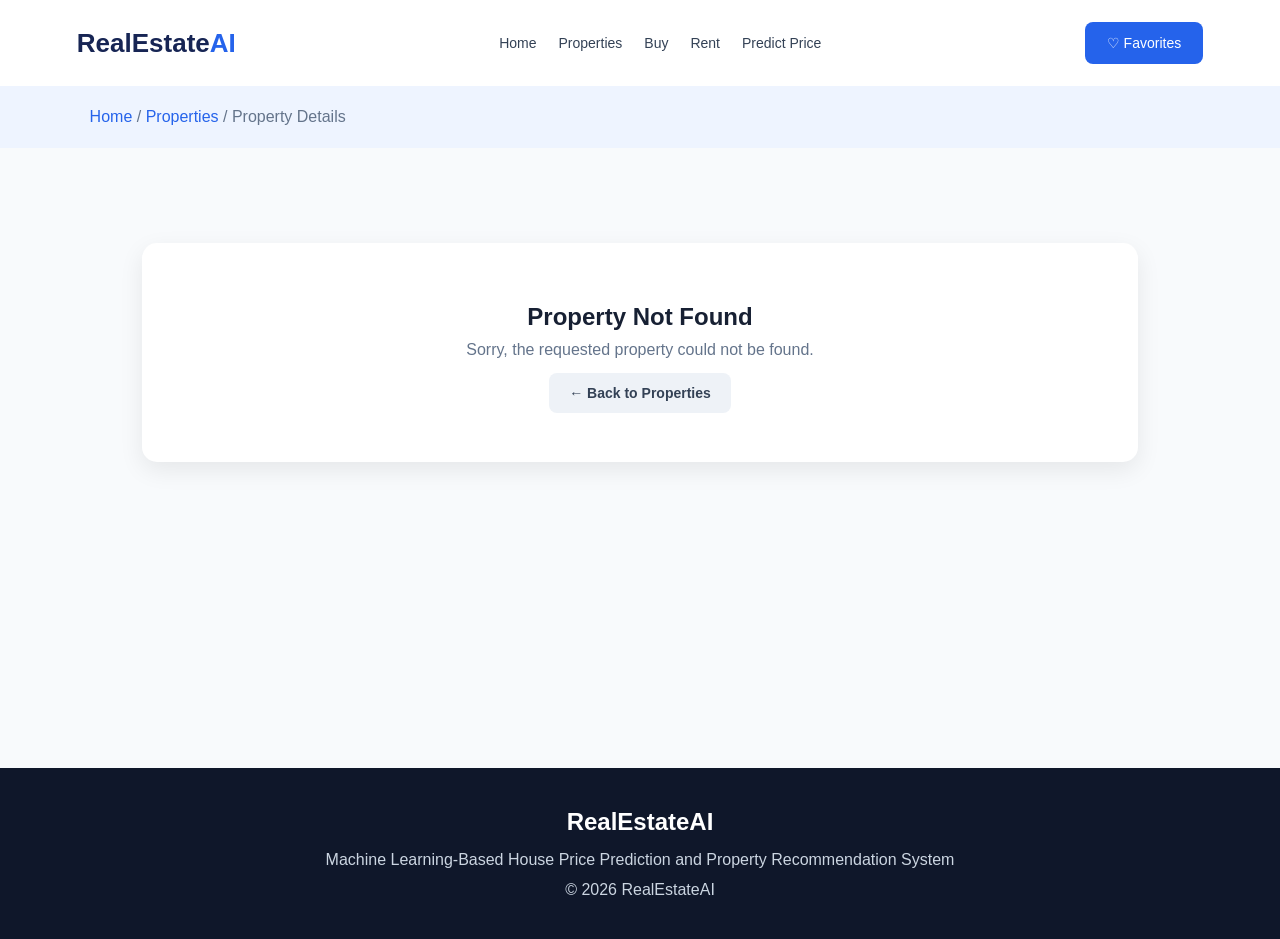
<file: pages/property-details.html>
<!DOCTYPE html>
<html lang="en">
<head>
    <meta charset="UTF-8">
    <meta name="viewport"
          content="width=device-width, initial-scale=1.0">

    <title>Property Details | RealEstateAI</title>

    <link rel="stylesheet" href="../css/style.css">
    <link rel="stylesheet" href="../css/responsive.css">
</head>

<body>

    <!-- NAVIGATION -->
    <header class="navbar">
        <a href="../index.html" class="logo">
            RealEstate<span>AI</span>
        </a>

        <nav class="nav-links">
            <a href="../index.html">Home</a>
            <a href="properties.html">Properties</a>
            <a href="buy.html">Buy</a>
            <a href="rent.html">Rent</a>
            <a href="prediction.html">Predict Price</a>
        </nav>

        <a href="favorites.html" class="login-btn">
            ♡ Favorites
        </a>
    </header>

    <!-- BREADCRUMB -->
    <div class="detail-breadcrumb">
        <a href="../index.html">Home</a>
        <span> / </span>
        <a href="properties.html">Properties</a>
        <span> / Property Details</span>
    </div>

    <!-- PROPERTY DETAILS -->
    <main class="detail-container" id="detailContainer">

        <p>Loading property details...</p>

    </main>

    <!-- FOOTER -->
    <footer>
        <h2>RealEstateAI</h2>
        <p>
            Machine Learning-Based House Price Prediction
            and Property Recommendation System
        </p>
        <p>© 2026 RealEstateAI</p>
    </footer>

    <script src="../js/property-details.js"></script>

</body>
</html>
</file>
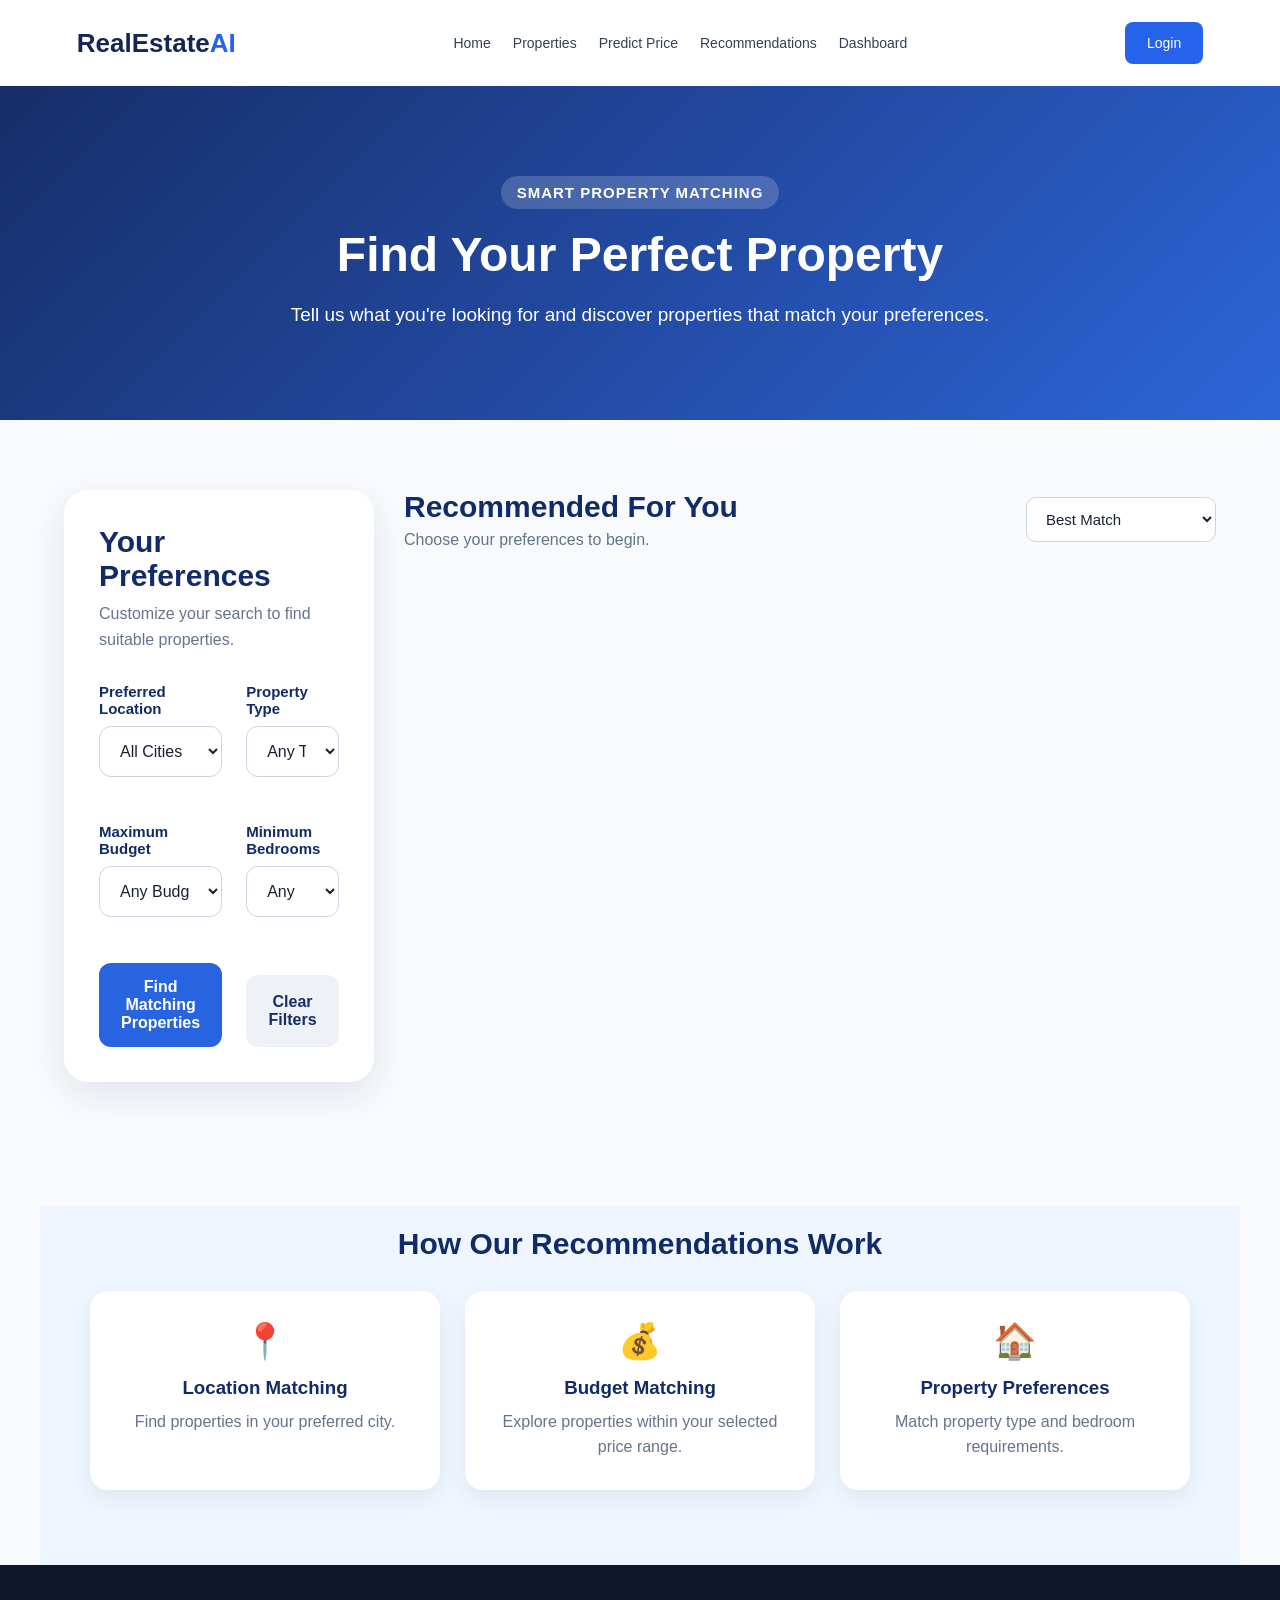
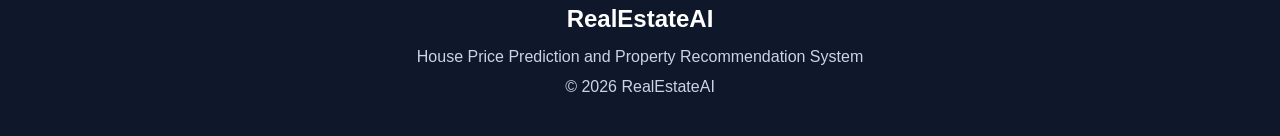
<file: pages/recommendation.html>
<!DOCTYPE html>
<html lang="en">
<head>
    <meta charset="UTF-8">
    <meta name="viewport"
          content="width=device-width, initial-scale=1.0">

    <title>Property Recommendations | RealEstateAI</title>

    <link rel="stylesheet" href="../css/style.css">
    <link rel="stylesheet" href="../css/responsive.css">
</head>

<body>

    <!-- NAVIGATION -->
    <header class="navbar">
        <a href="../index.html" class="logo">
            RealEstate<span>AI</span>
        </a>

        <nav class="nav-links">
            <a href="../index.html">Home</a>
            <a href="properties.html">Properties</a>
            <a href="prediction.html">Predict Price</a>
            <a href="recommendation.html" class="active">
                Recommendations
            </a>
            <a href="dashboard.html">Dashboard</a>
        </nav>

        <a href="login.html" class="login-btn">Login</a>
    </header>

    <!-- PAGE HEADER -->
    <section class="recommendation-hero">
        <span class="recommendation-tag">
            SMART PROPERTY MATCHING
        </span>

        <h1>Find Your Perfect Property</h1>

        <p>
            Tell us what you're looking for and discover
            properties that match your preferences.
        </p>
    </section>

    <main class="recommendation-container">

        <!-- PREFERENCES -->
        <section class="recommendation-filter-card">

            <h2>Your Preferences</h2>

            <p>
                Customize your search to find
                suitable properties.
            </p>

            <form id="recommendationForm">

                <div class="recommendation-field">
                    <label for="recCity">
                        Preferred Location
                    </label>

                    <select id="recCity">
                        <option value="">All Cities</option>
                        <option value="Chennai">Chennai</option>
                        <option value="Bangalore">Bangalore</option>
                        <option value="Hyderabad">Hyderabad</option>
                        <option value="Coimbatore">Coimbatore</option>
                        <option value="Madurai">Madurai</option>
                    </select>
                </div>

                <div class="recommendation-field">
                    <label for="recType">
                        Property Type
                    </label>

                    <select id="recType">
                        <option value="">Any Type</option>
                        <option value="Apartment">Apartment</option>
                        <option value="Villa">Villa</option>
                        <option value="Independent House">
                            Independent House
                        </option>
                    </select>
                </div>

                <div class="recommendation-field">
                    <label for="recBudget">
                        Maximum Budget
                    </label>

                    <select id="recBudget">
                        <option value="">Any Budget</option>
                        <option value="2500000">
                            Up to ₹25 Lakh
                        </option>
                        <option value="5000000">
                            Up to ₹50 Lakh
                        </option>
                        <option value="7500000">
                            Up to ₹75 Lakh
                        </option>
                        <option value="10000000">
                            Up to ₹1 Crore
                        </option>
                        <option value="15000000">
                            Up to ₹1.5 Crore
                        </option>
                    </select>
                </div>

                <div class="recommendation-field">
                    <label for="recBedrooms">
                        Minimum Bedrooms
                    </label>

                    <select id="recBedrooms">
                        <option value="">Any</option>
                        <option value="1">1+ BHK</option>
                        <option value="2">2+ BHK</option>
                        <option value="3">3+ BHK</option>
                        <option value="4">4+ BHK</option>
                    </select>
                </div>

                <button
                    type="submit"
                    class="recommendation-submit"
                >
                    Find Matching Properties
                </button>

                <button
                    type="reset"
                    class="recommendation-reset"
                >
                    Clear Filters
                </button>

            </form>

        </section>

        <!-- RECOMMENDATIONS -->
        <section class="recommendation-results">

            <div class="recommendation-results-heading">

                <div>
                    <h2>Recommended For You</h2>

                    <p id="recommendationCount">
                        Choose your preferences to begin.
                    </p>
                </div>

                <select
                    id="recommendationSort"
                    aria-label="Sort recommendations"
                >
                    <option value="match">
                        Best Match
                    </option>
                    <option value="price-low">
                        Price: Low to High
                    </option>
                    <option value="price-high">
                        Price: High to Low
                    </option>
                    <option value="area">
                        Largest Area
                    </option>
                </select>

            </div>

            <div
                id="recommendationGrid"
                class="recommendation-grid"
                aria-live="polite"
            ></div>

            <div
                id="recommendationEmpty"
                class="recommendation-empty"
                hidden
            >
                <div>🏡</div>

                <h3>No Matching Properties</h3>

                <p>
                    Try increasing your budget or
                    selecting a different location.
                </p>
            </div>

        </section>

    </main>

    <!-- INFORMATION -->
    <section class="recommendation-info">

        <h2>How Our Recommendations Work</h2>

        <div class="recommendation-info-grid">

            <article>
                <span>📍</span>
                <h3>Location Matching</h3>
                <p>
                    Find properties in your preferred city.
                </p>
            </article>

            <article>
                <span>💰</span>
                <h3>Budget Matching</h3>
                <p>
                    Explore properties within your
                    selected price range.
                </p>
            </article>

            <article>
                <span>🏠</span>
                <h3>Property Preferences</h3>
                <p>
                    Match property type and bedroom
                    requirements.
                </p>
            </article>

        </div>

    </section>

    <footer>
        <h2>RealEstateAI</h2>
        <p>
            House Price Prediction and
            Property Recommendation System
        </p>
        <p>© 2026 RealEstateAI</p>
    </footer>

    <script src="../js/recommendation.js"></script>

</body>
</html>
</file>
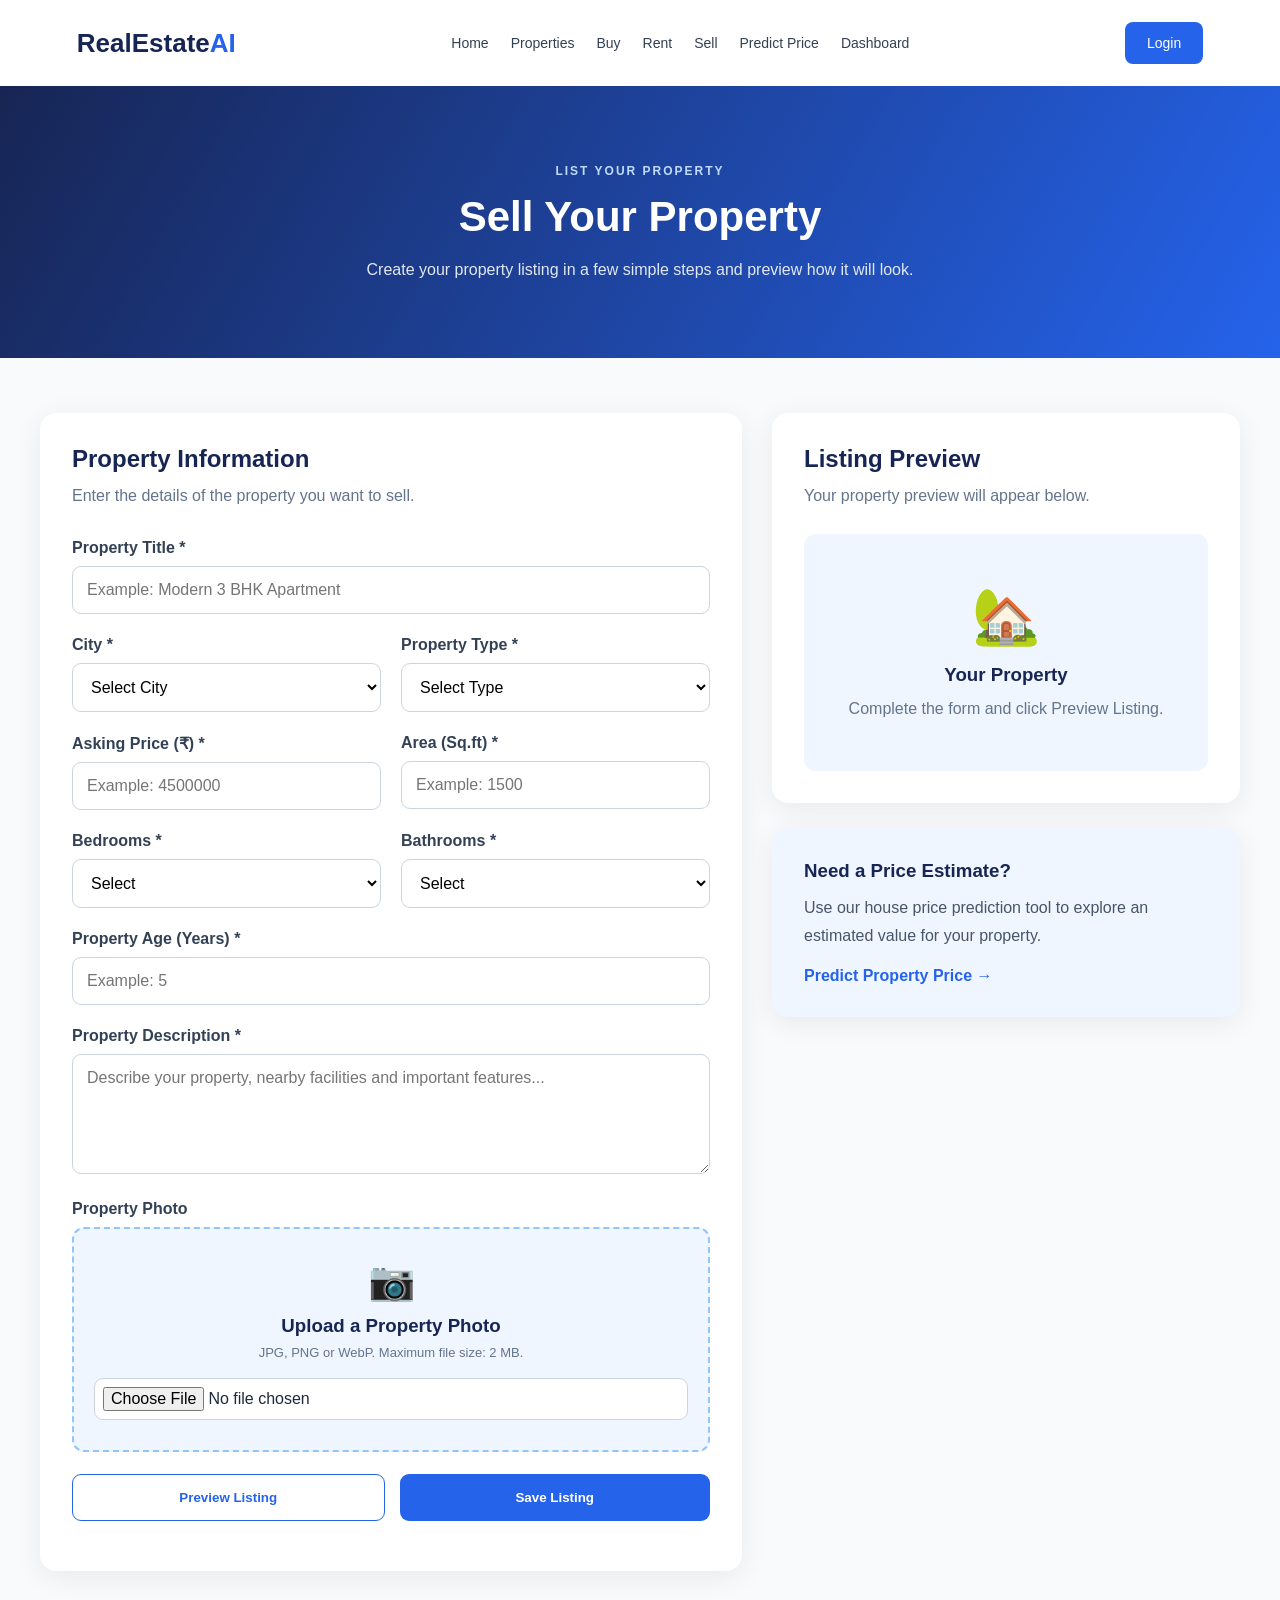
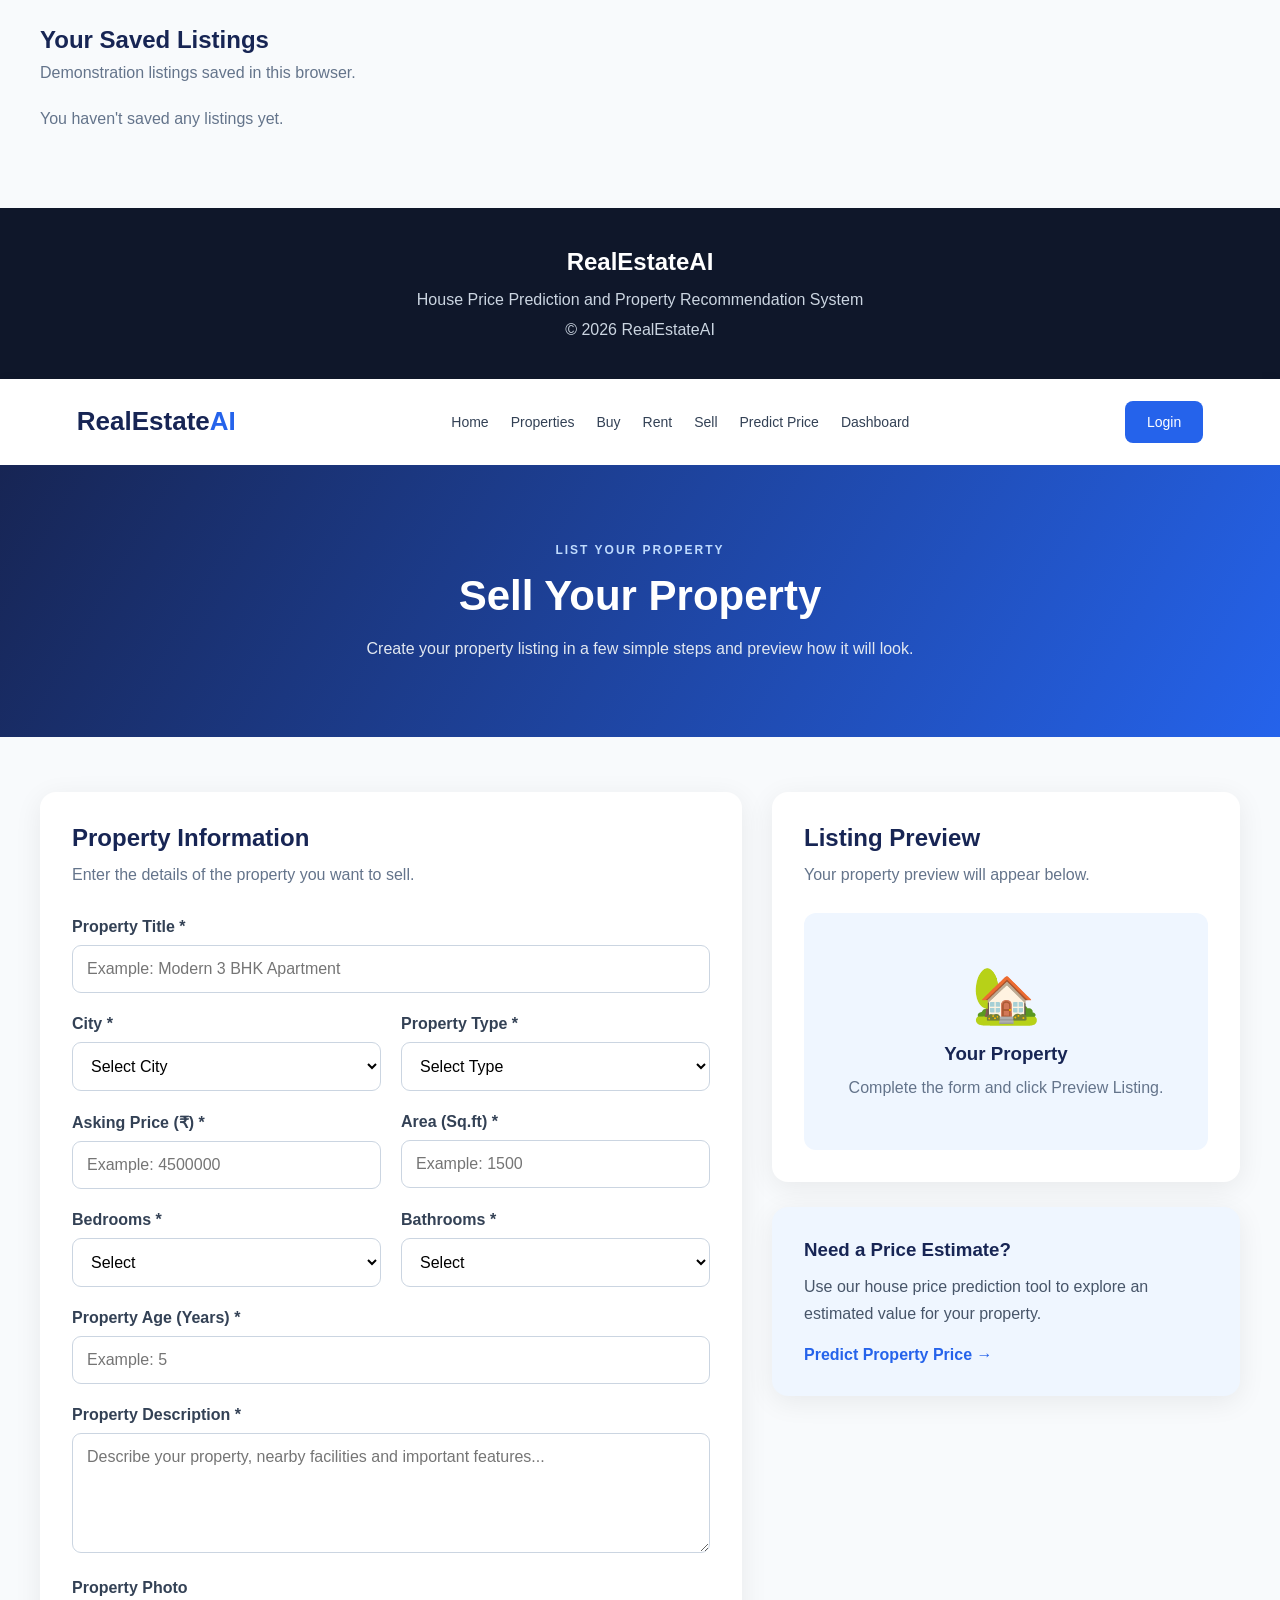
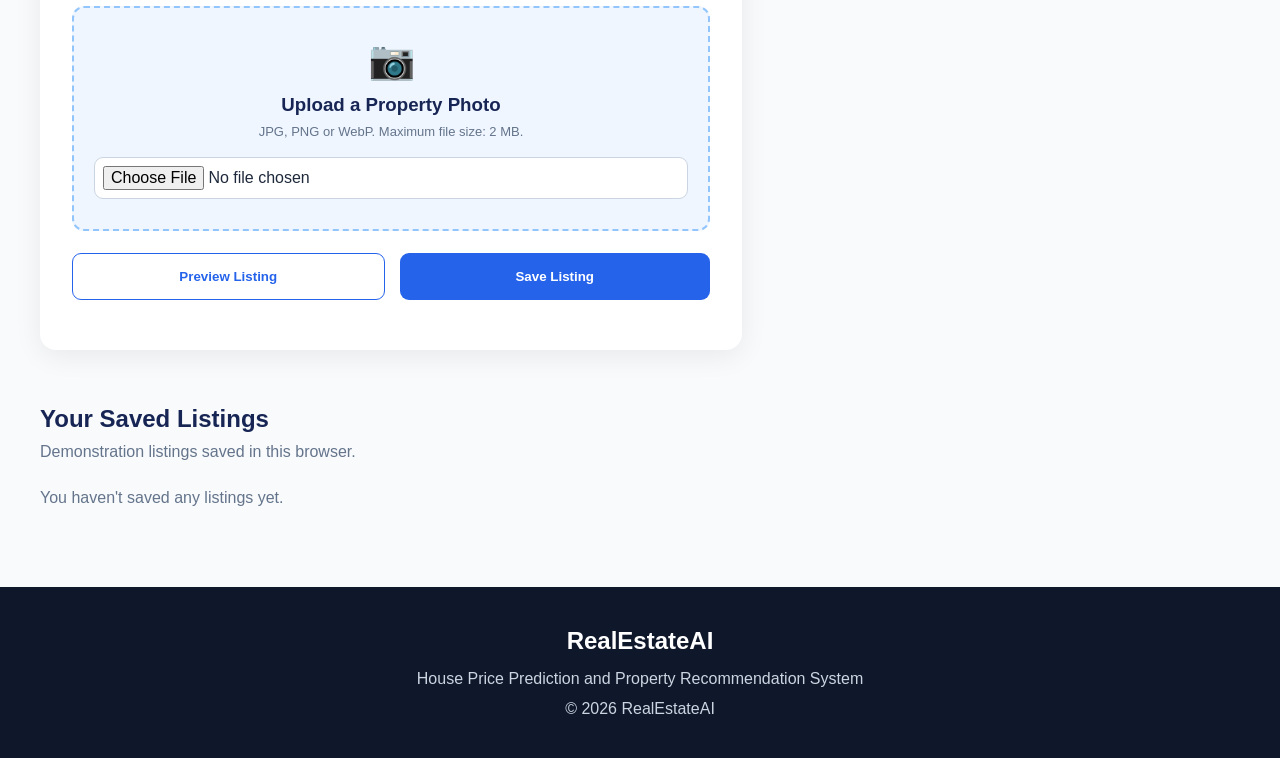
<file: pages/sell.html>
<!DOCTYPE html>
<html lang="en">
<head>
    <meta charset="UTF-8">
    <meta name="viewport"
          content="width=device-width, initial-scale=1.0">

    <title>Sell Property | RealEstateAI</title>

    <link rel="stylesheet" href="../css/style.css">
    <link rel="stylesheet" href="../css/responsive.css">
</head>

<body>

    <!-- NAVIGATION -->
    <header class="navbar">
        <a href="../index.html" class="logo">
            RealEstate<span>AI</span>
        </a>

        <nav class="nav-links">
            <a href="../index.html">Home</a>
            <a href="properties.html">Properties</a>
            <a href="buy.html">Buy</a>
            <a href="rent.html">Rent</a>
            <a href="sell.html" class="active">Sell</a>
            <a href="prediction.html">Predict Price</a>
            <a href="dashboard.html">Dashboard</a>
        </nav>

        <a href="login.html" class="login-btn">
            Login
        </a>
    </header>

    <!-- HERO -->
    <section class="sell-hero">

        <span class="sell-tag">
            LIST YOUR PROPERTY
        </span>

        <h1>Sell Your Property</h1>

        <p>
            Create your property listing in a few
            simple steps and preview how it will look.
        </p>

    </section>

    <!-- MAIN -->
    <main class="sell-container">

        <!-- PROPERTY FORM -->
        <section class="sell-form-card">

            <div class="sell-section-heading">
                <h2>Property Information</h2>

                <p>
                    Enter the details of the property
                    you want to sell.
                </p>
            </div>

            <form id="sellForm">

                <div class="sell-field">
                    <label for="sellTitle">
                        Property Title *
                    </label>

                    <input
                        type="text"
                        id="sellTitle"
                        maxlength="80"
                        placeholder="Example: Modern 3 BHK Apartment"
                        required
                    >
                </div>

                <div class="sell-row">

                    <div class="sell-field">
                        <label for="sellCity">
                            City *
                        </label>

                        <select id="sellCity" required>
                            <option value="">Select City</option>
                            <option value="Chennai">Chennai</option>
                            <option value="Bangalore">Bangalore</option>
                            <option value="Hyderabad">Hyderabad</option>
                            <option value="Coimbatore">Coimbatore</option>
                            <option value="Madurai">Madurai</option>
                        </select>
                    </div>

                    <div class="sell-field">
                        <label for="sellType">
                            Property Type *
                        </label>

                        <select id="sellType" required>
                            <option value="">Select Type</option>
                            <option value="Apartment">Apartment</option>
                            <option value="Villa">Villa</option>
                            <option value="Independent House">
                                Independent House
                            </option>
                        </select>
                    </div>

                </div>

                <div class="sell-row">

                    <div class="sell-field">
                        <label for="sellPrice">
                            Asking Price (₹) *
                        </label>

                        <input
                            type="number"
                            id="sellPrice"
                            min="100000"
                            max="1000000000"
                            step="1000"
                            placeholder="Example: 4500000"
                            required
                        >
                    </div>

                    <div class="sell-field">
                        <label for="sellArea">
                            Area (Sq.ft) *
                        </label>

                        <input
                            type="number"
                            id="sellArea"
                            min="200"
                            max="10000"
                            placeholder="Example: 1500"
                            required
                        >
                    </div>

                </div>

                <div class="sell-row">

                    <div class="sell-field">
                        <label for="sellBedrooms">
                            Bedrooms *
                        </label>

                        <select id="sellBedrooms" required>
                            <option value="">Select</option>
                            <option value="1">1 BHK</option>
                            <option value="2">2 BHK</option>
                            <option value="3">3 BHK</option>
                            <option value="4">4 BHK</option>
                            <option value="5">5 BHK</option>
                        </select>
                    </div>

                    <div class="sell-field">
                        <label for="sellBathrooms">
                            Bathrooms *
                        </label>

                        <select id="sellBathrooms" required>
                            <option value="">Select</option>
                            <option value="1">1</option>
                            <option value="2">2</option>
                            <option value="3">3</option>
                            <option value="4">4</option>
                            <option value="5">5</option>
                        </select>
                    </div>

                </div>

                <div class="sell-field">
                    <label for="sellAge">
                        Property Age (Years) *
                    </label>

                    <input
                        type="number"
                        id="sellAge"
                        min="0"
                        max="100"
                        placeholder="Example: 5"
                        required
                    >
                </div>

                <div class="sell-field">
                    <label for="sellDescription">
                        Property Description *
                    </label>

                    <textarea
                        id="sellDescription"
                        rows="5"
                        minlength="20"
                        maxlength="1000"
                        placeholder="Describe your property, nearby facilities and important features..."
                        required
                    ></textarea>
                </div>

                <!-- IMAGE UPLOAD -->
                <div class="sell-field">

                    <label for="sellImage">
                        Property Photo
                    </label>

                    <div class="sell-upload-box">

                        <span class="sell-upload-icon">
                            📷
                        </span>

                        <h3>Upload a Property Photo</h3>

                        <p>
                            JPG, PNG or WebP.
                            Maximum file size: 2 MB.
                        </p>

                        <input
                            type="file"
                            id="sellImage"
                            accept="image/jpeg,image/png,image/webp"
                        >

                    </div>

                </div>

                <!-- ACTIONS -->
                <div class="sell-form-actions">

                    <button
                        type="button"
                        id="sellPreviewButton"
                        class="sell-preview-button"
                    >
                        Preview Listing
                    </button>

                    <button
                        type="submit"
                        class="sell-submit-button"
                    >
                        Save Listing
                    </button>

                </div>

                <p
                    id="sellMessage"
                    class="sell-message"
                    role="status"
                    aria-live="polite"
                ></p>

            </form>

        </section>

        <!-- PREVIEW -->
        <aside class="sell-preview-section">

            <div class="sell-preview-card">

                <h2>Listing Preview</h2>

                <p>
                    Your property preview will
                    appear below.
                </p>

                <div id="sellPreview">

                    <div class="sell-preview-placeholder">
                        <span>🏡</span>

                        <h3>Your Property</h3>

                        <p>
                            Complete the form and click
                            Preview Listing.
                        </p>
                    </div>

                </div>

            </div>

            <div class="sell-help-card">

                <h3>Need a Price Estimate?</h3>

                <p>
                    Use our house price prediction
                    tool to explore an estimated
                    value for your property.
                </p>

                <a href="prediction.html">
                    Predict Property Price →
                </a>

            </div>

        </aside>

    </main>

    <!-- SAVED LISTINGS -->
    <section class="sell-saved-section">

        <div class="sell-saved-heading">

            <h2>Your Saved Listings</h2>

            <p>
                Demonstration listings saved
                in this browser.
            </p>

        </div>

        <div
            id="sellSavedListings"
            class="sell-saved-grid"
        ></div>

        <p
            id="sellNoListings"
            class="sell-no-listings"
        >
            You haven't saved any listings yet.
        </p>

    </section>

    <!-- FOOTER -->
    <footer>
        <h2>RealEstateAI</h2>

        <p>
            House Price Prediction and
            Property Recommendation System
        </p>

        <p>© 2026 RealEstateAI</p>
    </footer>

    <script src="../js/sell.js"></script>

</body>
</html>

<!DOCTYPE html>
<html lang="en">
<head>
    <meta charset="UTF-8">
    <meta name="viewport"
          content="width=device-width, initial-scale=1.0">

    <title>Sell Property | RealEstateAI</title>

    <link rel="stylesheet" href="../css/style.css">
    <link rel="stylesheet" href="../css/responsive.css">
</head>

<body>

    <!-- NAVIGATION -->
    <header class="navbar">
        <a href="../index.html" class="logo">
            RealEstate<span>AI</span>
        </a>

        <nav class="nav-links">
            <a href="../index.html">Home</a>
            <a href="properties.html">Properties</a>
            <a href="buy.html">Buy</a>
            <a href="rent.html">Rent</a>
            <a href="sell.html" class="active">Sell</a>
            <a href="prediction.html">Predict Price</a>
            <a href="dashboard.html">Dashboard</a>
        </nav>

        <a href="login.html" class="login-btn">
            Login
        </a>
    </header>

    <!-- HERO -->
    <section class="sell-hero">

        <span class="sell-tag">
            LIST YOUR PROPERTY
        </span>

        <h1>Sell Your Property</h1>

        <p>
            Create your property listing in a few
            simple steps and preview how it will look.
        </p>

    </section>

    <!-- MAIN -->
    <main class="sell-container">

        <!-- PROPERTY FORM -->
        <section class="sell-form-card">

            <div class="sell-section-heading">
                <h2>Property Information</h2>

                <p>
                    Enter the details of the property
                    you want to sell.
                </p>
            </div>

            <form id="sellForm">

                <div class="sell-field">
                    <label for="sellTitle">
                        Property Title *
                    </label>

                    <input
                        type="text"
                        id="sellTitle"
                        maxlength="80"
                        placeholder="Example: Modern 3 BHK Apartment"
                        required
                    >
                </div>

                <div class="sell-row">

                    <div class="sell-field">
                        <label for="sellCity">
                            City *
                        </label>

                        <select id="sellCity" required>
                            <option value="">Select City</option>
                            <option value="Chennai">Chennai</option>
                            <option value="Bangalore">Bangalore</option>
                            <option value="Hyderabad">Hyderabad</option>
                            <option value="Coimbatore">Coimbatore</option>
                            <option value="Madurai">Madurai</option>
                        </select>
                    </div>

                    <div class="sell-field">
                        <label for="sellType">
                            Property Type *
                        </label>

                        <select id="sellType" required>
                            <option value="">Select Type</option>
                            <option value="Apartment">Apartment</option>
                            <option value="Villa">Villa</option>
                            <option value="Independent House">
                                Independent House
                            </option>
                        </select>
                    </div>

                </div>

                <div class="sell-row">

                    <div class="sell-field">
                        <label for="sellPrice">
                            Asking Price (₹) *
                        </label>

                        <input
                            type="number"
                            id="sellPrice"
                            min="100000"
                            max="1000000000"
                            step="1000"
                            placeholder="Example: 4500000"
                            required
                        >
                    </div>

                    <div class="sell-field">
                        <label for="sellArea">
                            Area (Sq.ft) *
                        </label>

                        <input
                            type="number"
                            id="sellArea"
                            min="200"
                            max="10000"
                            placeholder="Example: 1500"
                            required
                        >
                    </div>

                </div>

                <div class="sell-row">

                    <div class="sell-field">
                        <label for="sellBedrooms">
                            Bedrooms *
                        </label>

                        <select id="sellBedrooms" required>
                            <option value="">Select</option>
                            <option value="1">1 BHK</option>
                            <option value="2">2 BHK</option>
                            <option value="3">3 BHK</option>
                            <option value="4">4 BHK</option>
                            <option value="5">5 BHK</option>
                        </select>
                    </div>

                    <div class="sell-field">
                        <label for="sellBathrooms">
                            Bathrooms *
                        </label>

                        <select id="sellBathrooms" required>
                            <option value="">Select</option>
                            <option value="1">1</option>
                            <option value="2">2</option>
                            <option value="3">3</option>
                            <option value="4">4</option>
                            <option value="5">5</option>
                        </select>
                    </div>

                </div>

                <div class="sell-field">
                    <label for="sellAge">
                        Property Age (Years) *
                    </label>

                    <input
                        type="number"
                        id="sellAge"
                        min="0"
                        max="100"
                        placeholder="Example: 5"
                        required
                    >
                </div>

                <div class="sell-field">
                    <label for="sellDescription">
                        Property Description *
                    </label>

                    <textarea
                        id="sellDescription"
                        rows="5"
                        minlength="20"
                        maxlength="1000"
                        placeholder="Describe your property, nearby facilities and important features..."
                        required
                    ></textarea>
                </div>

                <!-- IMAGE UPLOAD -->
                <div class="sell-field">

                    <label for="sellImage">
                        Property Photo
                    </label>

                    <div class="sell-upload-box">

                        <span class="sell-upload-icon">
                            📷
                        </span>

                        <h3>Upload a Property Photo</h3>

                        <p>
                            JPG, PNG or WebP.
                            Maximum file size: 2 MB.
                        </p>

                        <input
                            type="file"
                            id="sellImage"
                            accept="image/jpeg,image/png,image/webp"
                        >

                    </div>

                </div>

                <!-- ACTIONS -->
                <div class="sell-form-actions">

                    <button
                        type="button"
                        id="sellPreviewButton"
                        class="sell-preview-button"
                    >
                        Preview Listing
                    </button>

                    <button
                        type="submit"
                        class="sell-submit-button"
                    >
                        Save Listing
                    </button>

                </div>

                <p
                    id="sellMessage"
                    class="sell-message"
                    role="status"
                    aria-live="polite"
                ></p>

            </form>

        </section>

        <!-- PREVIEW -->
        <aside class="sell-preview-section">

            <div class="sell-preview-card">

                <h2>Listing Preview</h2>

                <p>
                    Your property preview will
                    appear below.
                </p>

                <div id="sellPreview">

                    <div class="sell-preview-placeholder">
                        <span>🏡</span>

                        <h3>Your Property</h3>

                        <p>
                            Complete the form and click
                            Preview Listing.
                        </p>
                    </div>

                </div>

            </div>

            <div class="sell-help-card">

                <h3>Need a Price Estimate?</h3>

                <p>
                    Use our house price prediction
                    tool to explore an estimated
                    value for your property.
                </p>

                <a href="prediction.html">
                    Predict Property Price →
                </a>

            </div>

        </aside>

    </main>

    <!-- SAVED LISTINGS -->
    <section class="sell-saved-section">

        <div class="sell-saved-heading">

            <h2>Your Saved Listings</h2>

            <p>
                Demonstration listings saved
                in this browser.
            </p>

        </div>

        <div
            id="sellSavedListings"
            class="sell-saved-grid"
        ></div>

        <p
            id="sellNoListings"
            class="sell-no-listings"
        >
            You haven't saved any listings yet.
        </p>

    </section>

    <!-- FOOTER -->
    <footer>
        <h2>RealEstateAI</h2>

        <p>
            House Price Prediction and
            Property Recommendation System
        </p>

        <p>© 2026 RealEstateAI</p>
    </footer>

    <script src="../js/sell.js"></script>

</body>
</html>
</file>
<file: css/style.css>
* {
    margin: 0;
    padding: 0;
    box-sizing: border-box;
}

body {
    font-family: Arial, sans-serif;
    color: #1e293b;
    background: #f8fafc;
}

a {
    text-decoration: none;
}

/* NAVBAR */

.navbar {
    display: flex;
    align-items: center;
    justify-content: space-between;
    padding: 22px 6%;
    background: white;
    box-shadow: 0 2px 12px rgba(0,0,0,0.06);
}

.logo {
    font-size: 26px;
    font-weight: bold;
    color: #172554;
}

.logo span {
    color: #2563eb;
}

.nav-links {
    display: flex;
    align-items: center;
    gap: 22px;
}

.nav-links a {
    color: #334155;
    font-size: 14px;
}

.nav-links a:hover {
    color: #2563eb;
}

.login-btn,
.btn-primary {
    display: inline-block;
    padding: 13px 22px;
    background: #2563eb;
    color: white;
    border: none;
    border-radius: 8px;
    cursor: pointer;
    font-size: 14px;
}

.btn-primary:hover,
.login-btn:hover {
    background: #1d4ed8;
}

/* HERO */

.hero {
    min-height: 550px;
    display: flex;
    align-items: center;
    padding: 80px 8%;
    background:
        linear-gradient(
            90deg,
            rgba(15,23,42,0.9),
            rgba(15,23,42,0.2)
        ),
        url("../images/gem.jpg")
        center/cover no-repeat;
    color: white;
}

.hero-content {
    max-width: 650px;
}

.hero h1 {
    font-size: 52px;
    line-height: 1.2;
    margin-bottom: 24px;
}

.hero p {
    font-size: 18px;
    line-height: 1.7;
    margin-bottom: 30px;
}

.hero-buttons {
    display: flex;
    gap: 15px;
    flex-wrap: wrap;
}

.btn-outline {
    display: inline-block;
    padding: 12px 22px;
    border: 2px solid white;
    color: white;
    border-radius: 8px;
}

.btn-outline:hover {
    background: white;
    color: #172554;
}

/* SEARCH */

.search-section {
    padding: 65px 8%;
    text-align: center;
}

.search-section h2,
.properties-section h2,
.features-section h2 {
    font-size: 34px;
    margin-bottom: 12px;
}

.search-section > p,
.properties-section > p {
    color: #64748b;
    margin-bottom: 30px;
}

.search-box {
    display: flex;
    gap: 15px;
    padding: 25px;
    background: white;
    border-radius: 14px;
    box-shadow: 0 8px 30px rgba(0,0,0,0.07);
}

.search-box input,
.search-box select {
    flex: 1;
    min-width: 0;
    padding: 14px;
    border: 1px solid #cbd5e1;
    border-radius: 8px;
}

/* PROPERTIES */

.properties-section {
    padding: 75px 8%;
    text-align: center;
}

.property-container {
    display: grid;
    grid-template-columns: repeat(3, 1fr);
    gap: 25px;
}

.property-card {
    background: white;
    border-radius: 15px;
    overflow: hidden;
    box-shadow: 0 5px 20px rgba(0,0,0,0.07);
    text-align: left;
    transition: transform 0.3s;
}

.property-card:hover {
    transform: translateY(-7px);
}

.property-card img {
    width: 100%;
    height: 220px;
    object-fit: cover;
}

.property-info {
    padding: 24px;
}

.property-info h3 {
    margin-bottom: 12px;
}

.property-info p {
    color: #64748b;
    margin-bottom: 15px;
}

.property-info .price {
    color: #2563eb;
}

.property-info .btn-primary {
    margin-top: 10px;
}

/* AI FEATURES */

.features-section {
    padding: 75px 8%;
    text-align: center;
    background: #eef4ff;
}

.features-container {
    display: grid;
    grid-template-columns: repeat(3, 1fr);
    gap: 25px;
    margin-top: 40px;
}

.feature-card {
    background: white;
    padding: 35px 25px;
    border-radius: 15px;
    box-shadow: 0 5px 20px rgba(0,0,0,0.05);
}

.feature-icon {
    font-size: 42px;
    margin-bottom: 20px;
}

.feature-card h3 {
    margin-bottom: 15px;
}

.feature-card p {
    line-height: 1.7;
    color: #64748b;
    margin-bottom: 20px;
}

.feature-card a {
    color: #2563eb;
    font-weight: bold;
}

/* CTA */

.cta-section {
    padding: 80px 20px;
    background: #172554;
    color: white;
    text-align: center;
}

.cta-section h2 {
    font-size: 34px;
    margin-bottom: 15px;
}

.cta-section p {
    margin-bottom: 30px;
}

/* FOOTER */

footer {
    background: #0f172a;
    color: white;
    text-align: center;
    padding: 40px 20px;
}

footer h2 {
    margin-bottom: 15px;
}

footer p {
    margin-top: 12px;
    color: #cbd5e1;
}

/* ABOUT PAGE */

.about-hero {
    background: linear-gradient(135deg, #172554, #2563eb);
    color: white;
    text-align: center;
    padding: 95px 20px;
}

.about-hero h1 {
    font-size: 44px;
    margin-bottom: 20px;
}

.about-hero p {
    font-size: 18px;
    line-height: 1.7;
    max-width: 650px;
    margin: auto;
}

/* ABOUT CONTENT */

.about-content {
    display: grid;
    grid-template-columns: 1fr 1fr;
    align-items: center;
    gap: 55px;
    padding: 90px 8%;
}

.about-text h2 {
    font-size: 36px;
    margin-bottom: 25px;
    color: #172554;
}

.about-text p {
    font-size: 16px;
    line-height: 1.9;
    color: #64748b;
    margin-bottom: 18px;
}

.about-image img {
    width: 100%;
    height: 380px;
    object-fit: cover;
    border-radius: 18px;
    box-shadow: 0 10px 30px rgba(0,0,0,0.1);
}

/* MISSION */

.mission-section {
    background: #eef4ff;
    text-align: center;
    padding: 75px 10%;
}

.mission-section h2 {
    font-size: 34px;
    color: #172554;
    margin-bottom: 22px;
}

.mission-section p {
    max-width: 750px;
    margin: auto;
    line-height: 1.9;
    color: #475569;
}

/* HOW IT WORKS */

.how-section {
    padding: 85px 8%;
    text-align: center;
}

.how-section h2 {
    font-size: 34px;
    margin-bottom: 45px;
}

.steps-container {
    display: grid;
    grid-template-columns: repeat(3, 1fr);
    gap: 25px;
}

.step-card {
    background: white;
    padding: 35px 25px;
    border-radius: 15px;
    box-shadow: 0 5px 25px rgba(0,0,0,0.06);
}

.step-card h3 {
    color: #2563eb;
    font-size: 38px;
    margin-bottom: 15px;
}

.step-card h4 {
    font-size: 21px;
    margin-bottom: 15px;
}

.step-card p {
    color: #64748b;
    line-height: 1.8;
}

/* TECHNOLOGIES */

.technology-section {
    padding: 75px 8%;
    background: #eef4ff;
    text-align: center;
}

.technology-section h2 {
    font-size: 34px;
    margin-bottom: 40px;
}

.technology-container {
    display: flex;
    flex-wrap: wrap;
    justify-content: center;
    gap: 20px;
}

.tech-card {
    background: white;
    color: #2563eb;
    font-weight: bold;
    padding: 22px 35px;
    border-radius: 12px;
    box-shadow: 0 4px 15px rgba(0,0,0,0.05);
    transition: transform 0.3s;
}

.tech-card:hover {
    transform: translateY(-5px);
}
/* ==========================
   LOGIN PAGE
========================== */

.login-page {
    min-height: calc(100vh - 85px);
    display: flex;
    justify-content: center;
    align-items: center;
    padding: 50px 7%;
    background: #eef4ff;
}

.login-container {
    display: grid;
    grid-template-columns: 1fr 1fr;
    width: 100%;
    max-width: 1100px;
    min-height: 600px;
    background: white;
    border-radius: 20px;
    overflow: hidden;
    box-shadow: 0 15px 45px rgba(0,0,0,0.1);
}

/* LEFT IMAGE */

.login-image {
    background:
        linear-gradient(
            rgba(15,23,42,0.4),
            rgba(15,23,42,0.85)
        ),
        url("../images/hero.jpg")
        center/cover no-repeat;

    display: flex;
    align-items: flex-end;
    padding: 45px;
    color: white;
}

.login-image-content h1 {
    font-size: 36px;
    line-height: 1.3;
    margin-bottom: 20px;
}

.login-image-content p {
    font-size: 16px;
    line-height: 1.8;
    margin-bottom: 15px;
}

/* RIGHT LOGIN FORM */

.login-form-container {
    display: flex;
    align-items: center;
    justify-content: center;
    padding: 50px 45px;
}

.login-form-box {
    width: 100%;
    max-width: 390px;
}

.login-form-box h2 {
    font-size: 32px;
    color: #172554;
    margin-bottom: 10px;
}

.login-subtitle {
    color: #64748b;
    margin-bottom: 35px;
}

/* FORM */

.form-group {
    margin-bottom: 23px;
}

.form-group label {
    display: block;
    font-weight: 600;
    margin-bottom: 10px;
    color: #334155;
}

.form-group input {
    width: 100%;
    padding: 15px;
    border: 1px solid #cbd5e1;
    border-radius: 9px;
    font-size: 15px;
    outline: none;
    transition: border-color 0.3s;
}

.form-group input:focus {
    border-color: #2563eb;
}

/* PASSWORD */

.password-wrapper {
    position: relative;
}

.password-wrapper input {
    padding-right: 75px;
}

.toggle-password {
    position: absolute;
    right: 12px;
    top: 50%;
    transform: translateY(-50%);
    background: none;
    border: none;
    color: #2563eb;
    cursor: pointer;
    font-weight: 600;
}

/* REMEMBER ME */

.login-options {
    display: flex;
    align-items: center;
    margin-bottom: 22px;
}

.remember-label {
    display: flex;
    align-items: center;
    gap: 8px;
    font-size: 14px;
    color: #475569;
    cursor: pointer;
}

/* LOGIN BUTTON */

.login-submit {
    width: 100%;
    padding: 15px;
    background: #2563eb;
    color: white;
    border: none;
    border-radius: 9px;
    font-size: 16px;
    font-weight: 600;
    cursor: pointer;
    transition: background 0.3s;
}

.login-submit:hover {
    background: #1d4ed8;
}

/* MESSAGES */

.login-message {
    margin-bottom: 15px;
    font-size: 14px;
}

.login-message.error {
    color: #dc2626;
}

.login-message.success {
    color: #16a34a;
}

/* LINKS */

.register-link {
    text-align: center;
    margin-top: 28px;
    color: #64748b;
    font-size: 14px;
}

.register-link a,
.back-home a {
    color: #2563eb;
    font-weight: 600;
}

.back-home {
    text-align: center;
    margin-top: 25px;
}
/* ==========================
   REGISTRATION PAGE
========================== */

.register-page {
    min-height: 100vh;
    display: flex;
    justify-content: center;
    align-items: center;
    padding: 60px 7%;
    background: #eef4ff;
}

.register-container {
    display: grid;
    grid-template-columns: 1fr 1fr;
    width: 100%;
    max-width: 1150px;
    background: white;
    border-radius: 20px;
    overflow: hidden;
    box-shadow: 0 15px 45px rgba(0,0,0,0.1);
}

/* LEFT SIDE */

.register-image {
    background:
        linear-gradient(
            rgba(15,23,42,0.35),
            rgba(15,23,42,0.9)
        ),
        url("../images/hero.jpg")
        center/cover no-repeat;

    display: flex;
    align-items: center;
    padding: 50px;
    color: white;
}

.register-image-content h1 {
    font-size: 42px;
    line-height: 1.3;
    margin-bottom: 25px;
}

.register-image-content > p {
    font-size: 17px;
    line-height: 1.8;
    margin-bottom: 30px;
}

.register-benefits p {
    margin-bottom: 18px;
    font-size: 16px;
}

/* RIGHT SIDE */

.register-form-container {
    padding: 55px 50px;
    display: flex;
    justify-content: center;
    align-items: center;
}

.register-form-box {
    width: 100%;
    max-width: 420px;
}

.register-form-box h2 {
    font-size: 32px;
    color: #172554;
    margin-bottom: 10px;
}

.register-subtitle {
    color: #64748b;
    margin-bottom: 30px;
}

/* TERMS */

.register-terms {
    margin: 15px 0 25px;
}

.register-terms label {
    display: flex;
    align-items: center;
    gap: 10px;
    font-size: 14px;
    color: #475569;
    cursor: pointer;
}

/* REGISTER BUTTON */

.register-submit {
    width: 100%;
    padding: 15px;
    background: #2563eb;
    color: white;
    border: none;
    border-radius: 9px;
    font-size: 16px;
    font-weight: 600;
    cursor: pointer;
}

.register-submit:hover {
    background: #1d4ed8;
}

/* LOGIN LINK */

.register-login-link {
    margin-top: 25px;
    text-align: center;
    font-size: 14px;
    color: #64748b;
}

.register-login-link a {
    color: #2563eb;
    font-weight: 600;
}

/* ==========================
   PROPERTIES PAGE
========================== */

.properties-hero {
    padding: 65px 8%;
    text-align: center;
    color: white;
    background: linear-gradient(120deg, #172554, #2563eb);
}

.properties-hero h1 {
    font-size: 42px;
    margin-bottom: 15px;
}

.properties-hero p {
    font-size: 17px;
    line-height: 1.7;
}

/* MAIN LAYOUT */

.listing-layout {
    display: grid;
    grid-template-columns: 270px minmax(0, 1fr);
    gap: 30px;
    padding: 50px 6%;
    max-width: 1500px;
    margin: auto;
}

/* FILTERS */

.filter-panel {
    align-self: start;
    background: white;
    border-radius: 15px;
    padding: 25px;
    box-shadow: 0 5px 25px rgba(0,0,0,0.06);
}

.filter-panel h2 {
    font-size: 21px;
    color: #172554;
    margin-bottom: 28px;
}

.filter-group {
    margin-bottom: 23px;
}

.filter-group label {
    display: block;
    margin-bottom: 10px;
    font-size: 14px;
    font-weight: bold;
    color: #334155;
}

.filter-group input,
.filter-group select {
    width: 100%;
    padding: 13px;
    border: 1px solid #cbd5e1;
    border-radius: 8px;
    background: white;
    font-size: 14px;
}

.filter-group input:focus,
.filter-group select:focus {
    outline: 2px solid #93c5fd;
}

.filter-btn,
.reset-btn {
    display: block;
    width: 100%;
    padding: 14px;
    border-radius: 8px;
    font-size: 14px;
    font-weight: bold;
    cursor: pointer;
}

.filter-btn {
    background: #2563eb;
    border: none;
    color: white;
    margin-bottom: 12px;
}

.filter-btn:hover {
    background: #1d4ed8;
}

.reset-btn {
    background: white;
    border: 1px solid #cbd5e1;
    color: #475569;
}

/* RESULTS */

.listing-results {
    min-width: 0;
}

.results-header {
    display: flex;
    align-items: center;
    justify-content: space-between;
    gap: 20px;
    margin-bottom: 25px;
}

.results-header h2 {
    color: #172554;
    margin-bottom: 8px;
}

.results-header p {
    color: #64748b;
    font-size: 14px;
}

.sort-box {
    display: flex;
    align-items: center;
    gap: 10px;
}

.sort-box label {
    white-space: nowrap;
}

.sort-box select {
    padding: 12px;
    border: 1px solid #cbd5e1;
    border-radius: 8px;
    background: white;
}

/* PROPERTY CARDS */

.listing-grid {
    display: grid;
    grid-template-columns: repeat(3, minmax(0, 1fr));
    gap: 23px;
}

.listing-card {
    background: white;
    border-radius: 14px;
    overflow: hidden;
    box-shadow: 0 5px 22px rgba(0,0,0,0.06);
    transition: transform 0.25s;
}

.listing-card:hover {
    transform: translateY(-5px);
}

.listing-image {
    position: relative;
}

.listing-image img {
    display: block;
    width: 100%;
    height: 200px;
    object-fit: cover;
}

.listing-badge {
    position: absolute;
    top: 15px;
    left: 15px;
    padding: 7px 12px;
    background: #2563eb;
    color: white;
    border-radius: 6px;
    font-size: 12px;
}

.favorite-btn {
    position: absolute;
    top: 12px;
    right: 12px;
    width: 38px;
    height: 38px;
    border-radius: 50%;
    border: none;
    background: white;
    color: #64748b;
    font-size: 24px;
    cursor: pointer;
}

.favorite-btn.saved {
    color: #e11d48;
}

.listing-info {
    padding: 22px;
}

.listing-info h3 {
    color: #172554;
    margin-bottom: 10px;
    font-size: 19px;
}

.listing-location {
    color: #64748b;
    margin-bottom: 15px;
}

.listing-price {
    color: #2563eb;
    font-size: 23px;
    font-weight: bold;
    margin-bottom: 15px;
}

.listing-features {
    display: flex;
    flex-wrap: wrap;
    gap: 12px;
    padding-bottom: 18px;
    margin-bottom: 18px;
    border-bottom: 1px solid #e2e8f0;
    color: #475569;
    font-size: 13px;
}

.listing-view-btn {
    display: block;
    padding: 12px;
    text-align: center;
    background: #2563eb;
    color: white;
    border-radius: 8px;
}

.listing-view-btn:hover {
    background: #1d4ed8;
}

.empty-message {
    text-align: center;
    padding: 55px 20px;
    background: white;
    border-radius: 14px;
    color: #64748b;
}

.empty-message[hidden] {
    display: none;
}

/* PROPERTY DETAILS PAGE */

.detail-breadcrumb {
    padding: 25px 7%;
    background: #eef4ff;
    color: #64748b;
}

.detail-breadcrumb a {
    color: #2563eb;
}

.detail-container {
    max-width: 1250px;
    margin: auto;
    padding: 45px 6%;
}

.detail-heading {
    display: flex;
    justify-content: space-between;
    align-items: center;
    gap: 20px;
    margin-bottom: 25px;
}

.detail-heading h1 {
    font-size: 34px;
    color: #172554;
    margin-bottom: 12px;
}

.detail-heading p {
    color: #64748b;
}

.detail-price {
    font-size: 30px;
    font-weight: bold;
    color: #2563eb;
}

.detail-image {
    width: 100%;
    height: 450px;
    object-fit: cover;
    border-radius: 16px;
}

.detail-layout {
    display: grid;
    grid-template-columns: 2fr 1fr;
    gap: 30px;
    margin-top: 35px;
}

.detail-card {
    background: white;
    padding: 30px;
    border-radius: 15px;
    box-shadow: 0 5px 22px rgba(0,0,0,0.05);
    margin-bottom: 25px;
}

.detail-card h2 {
    font-size: 23px;
    color: #172554;
    margin-bottom: 22px;
}

.detail-card p {
    color: #475569;
    line-height: 1.9;
}

.detail-features {
    display: grid;
    grid-template-columns: repeat(2, 1fr);
    gap: 20px;
}

.detail-feature {
    background: #f1f5f9;
    border-radius: 10px;
    padding: 20px;
}

.detail-feature span {
    display: block;
    color: #64748b;
    margin-bottom: 10px;
}

.detail-feature strong {
    color: #172554;
    font-size: 18px;
}

.detail-action {
    display: block;
    width: 100%;
    text-align: center;
    padding: 15px;
    border: none;
    border-radius: 9px;
    background: #2563eb;
    color: white;
    font-size: 15px;
    font-weight: bold;
    cursor: pointer;
    margin-bottom: 15px;
}

.detail-action:hover {
    background: #1d4ed8;
}

.detail-action.secondary {
    background: white;
    border: 1px solid #2563eb;
    color: #2563eb;
}

.detail-action.secondary:hover {
    background: #eff6ff;
}

.detail-note {
    font-size: 13px;
    color: #64748b;
    margin-top: 15px;
}

/* RESPONSIVE */

@media (max-width: 800px) {
    .detail-layout {
        grid-template-columns: 1fr;
    }

    .detail-heading {
        flex-direction: column;
        align-items: flex-start;
    }

    .detail-image {
        height: 280px;
    }
}

@media (max-width: 480px) {
    .detail-features {
        grid-template-columns: 1fr;
    }

    .detail-heading h1 {
        font-size: 27px;
    }

    .detail-card {
        padding: 20px;
    }
}

/* HOUSE PRICE PREDICTION */

.prediction-hero {
    padding: 75px 8%;
    text-align: center;
    color: white;
    background: linear-gradient(120deg, #172554, #2563eb);
}

.prediction-hero h1 {
    font-size: 42px;
    margin-bottom: 15px;
}

.prediction-hero p {
    font-size: 17px;
    line-height: 1.7;
}

.prediction-container {
    display: grid;
    grid-template-columns: 1.2fr 1fr;
    gap: 35px;
    max-width: 1200px;
    margin: 60px auto;
    padding: 0 25px;
    align-items: start;
}

.prediction-card,
.prediction-result-card {
    background: white;
    border-radius: 18px;
    padding: 35px;
    box-shadow: 0 8px 30px rgba(0,0,0,0.07);
}

.prediction-card h2,
.prediction-result-card h2 {
    color: #172554;
    font-size: 26px;
    margin-bottom: 12px;
}

.prediction-subtitle {
    color: #64748b;
    margin-bottom: 30px;
}

.prediction-group {
    margin-bottom: 23px;
}

.prediction-group label {
    display: block;
    font-weight: 600;
    color: #334155;
    margin-bottom: 10px;
}

.prediction-group input,
.prediction-group select {
    width: 100%;
    padding: 15px;
    border: 1px solid #cbd5e1;
    border-radius: 9px;
    background: white;
    font-size: 15px;
}

.prediction-group input:focus,
.prediction-group select:focus {
    outline: 2px solid #93c5fd;
}

.prediction-row {
    display: grid;
    grid-template-columns: 1fr 1fr;
    gap: 20px;
}

.predict-submit {
    width: 100%;
    padding: 16px;
    background: #2563eb;
    color: white;
    border: none;
    border-radius: 9px;
    font-size: 16px;
    font-weight: bold;
    cursor: pointer;
}

.predict-submit:hover {
    background: #1d4ed8;
}

.predict-submit:disabled {
    opacity: 0.6;
    cursor: wait;
}

/* RESULT CARD */

.prediction-result-card {
    text-align: center;
}

.prediction-result-icon {
    font-size: 65px;
    margin-bottom: 25px;
}

.prediction-result-card > p {
    color: #64748b;
    line-height: 1.7;
}

.prediction-result {
    margin: 35px 0;
    padding: 30px 15px;
    background: #eff6ff;
    border-radius: 12px;
    color: #2563eb;
    font-size: 32px;
    font-weight: bold;
    overflow-wrap: anywhere;
}

.result-placeholder {
    font-size: 16px;
    color: #64748b;
    font-weight: normal;
}

.prediction-message {
    font-size: 14px;
    color: #dc2626;
    margin-bottom: 15px;
}

.prediction-disclaimer {
    padding: 18px;
    background: #fff7ed;
    color: #92400e;
    border-radius: 9px;
    font-size: 13px;
    line-height: 1.7;
}

.prediction-explore {
    display: inline-block;
    color: #2563eb;
    font-weight: bold;
    margin-top: 25px;
}

/* HOW IT WORKS */

.prediction-how {
    padding: 75px 8%;
    background: #eef4ff;
    text-align: center;
}

.prediction-how h2 {
    font-size: 32px;
    margin-bottom: 40px;
}

.prediction-steps {
    display: grid;
    grid-template-columns: repeat(3, 1fr);
    gap: 25px;
    max-width: 1150px;
    margin: auto;
}

.prediction-step {
    background: white;
    padding: 35px 25px;
    border-radius: 15px;
}

.prediction-step span {
    font-size: 35px;
    font-weight: bold;
    color: #2563eb;
}

.prediction-step h3 {
    margin: 20px 0 15px;
}

.prediction-step p {
    color: #64748b;
    line-height: 1.7;
} 

/* ==========================================
   PROPERTY RECOMMENDATION PAGE
========================================== */

.recommendation-hero {
    padding: 75px 8%;
    text-align: center;
    color: white;
    background: linear-gradient(120deg, #172554, #2563eb);
}

.recommendation-tag {
    display: inline-block;
    padding: 8px 16px;
    margin-bottom: 20px;
    border-radius: 30px;
    background: rgba(255,255,255,0.18);
    font-size: 12px;
    font-weight: 700;
    letter-spacing: 2px;
}

.recommendation-hero h1 {
    font-size: 42px;
    margin-bottom: 15px;
}

.recommendation-hero p {
    max-width: 650px;
    margin: auto;
    line-height: 1.7;
    font-size: 17px;
}

.recommendation-container {
    display: grid;
    grid-template-columns: 310px minmax(0, 1fr);
    gap: 30px;
    max-width: 1300px;
    margin: 55px auto;
    padding: 0 25px;
    align-items: start;
}

.recommendation-filter-card {
    padding: 28px;
    background: white;
    border-radius: 16px;
    box-shadow: 0 6px 25px rgba(0,0,0,0.07);
}

.recommendation-filter-card h2 {
    margin-bottom: 10px;
    color: #172554;
}

.recommendation-filter-card > p {
    color: #64748b;
    line-height: 1.6;
    margin-bottom: 28px;
}

.recommendation-field {
    margin-bottom: 22px;
}

.recommendation-field label {
    display: block;
    margin-bottom: 9px;
    color: #334155;
    font-weight: 600;
}

.recommendation-field select {
    width: 100%;
    padding: 13px;
    border: 1px solid #cbd5e1;
    border-radius: 9px;
    background: white;
    font-size: 14px;
}

.recommendation-submit,
.recommendation-reset {
    width: 100%;
    padding: 14px;
    border-radius: 9px;
    font-size: 15px;
    font-weight: 700;
    cursor: pointer;
}

.recommendation-submit {
    background: #2563eb;
    color: white;
    border: none;
}

.recommendation-submit:hover {
    background: #1d4ed8;
}

.recommendation-reset {
    margin-top: 12px;
    background: white;
    color: #475569;
    border: 1px solid #cbd5e1;
}

/* RESULTS */

.recommendation-results {
    min-width: 0;
}

.recommendation-results-heading {
    display: flex;
    justify-content: space-between;
    align-items: center;
    gap: 15px;
    margin-bottom: 25px;
}

.recommendation-results-heading h2 {
    color: #172554;
    margin-bottom: 8px;
}

.recommendation-results-heading p {
    color: #64748b;
}

.recommendation-results-heading select {
    padding: 12px;
    border: 1px solid #cbd5e1;
    border-radius: 8px;
    background: white;
}

.recommendation-grid {
    display: grid;
    grid-template-columns: repeat(2, minmax(0, 1fr));
    gap: 24px;
}

.rec-property-card {
    overflow: hidden;
    border-radius: 15px;
    background: white;
    box-shadow: 0 5px 24px rgba(0,0,0,0.07);
    transition: transform 0.2s;
}

.rec-property-card:hover {
    transform: translateY(-4px);
}

.rec-image-wrap {
    position: relative;
}

.rec-property-image {
    display: block;
    width: 100%;
    height: 205px;
    object-fit: cover;
}

.rec-match-badge {
    position: absolute;
    top: 15px;
    left: 15px;
    padding: 8px 12px;
    border-radius: 20px;
    background: #dcfce7;
    color: #166534;
    font-size: 12px;
    font-weight: 700;
}

.rec-property-body {
    padding: 22px;
}

.rec-property-body h3 {
    margin-bottom: 8px;
    color: #172554;
}

.rec-property-location {
    color: #64748b;
    margin-bottom: 14px;
}

.rec-property-price {
    color: #2563eb;
    font-size: 24px;
    font-weight: 800;
    margin-bottom: 16px;
}

.rec-property-features {
    display: flex;
    flex-wrap: wrap;
    gap: 10px;
    padding-bottom: 18px;
    margin-bottom: 18px;
    border-bottom: 1px solid #e2e8f0;
    color: #475569;
    font-size: 13px;
}

.rec-property-actions {
    display: flex;
    gap: 10px;
}

.rec-view-btn,
.rec-favorite-btn {
    display: inline-block;
    padding: 12px;
    border-radius: 8px;
    text-align: center;
    font-size: 13px;
    font-weight: 700;
    cursor: pointer;
}

.rec-view-btn {
    flex: 1;
    background: #2563eb;
    color: white;
    text-decoration: none;
}

.rec-favorite-btn {
    border: 1px solid #cbd5e1;
    background: white;
    color: #334155;
}

.rec-favorite-btn.saved {
    border-color: #fecaca;
    background: #fef2f2;
    color: #dc2626;
}

.recommendation-empty {
    padding: 70px 20px;
    text-align: center;
    background: white;
    border-radius: 15px;
}

.recommendation-empty[hidden] {
    display: none;
}

.recommendation-empty > div {
    font-size: 60px;
    margin-bottom: 20px;
}

.recommendation-empty h3 {
    margin-bottom: 12px;
}

.recommendation-empty p {
    color: #64748b;
}

/* INFORMATION SECTION */

.recommendation-info {
    padding: 70px 8%;
    text-align: center;
    background: #eff6ff;
}

.recommendation-info h2 {
    font-size: 30px;
    margin-bottom: 35px;
    color: #172554;
}

.recommendation-info-grid {
    display: grid;
    grid-template-columns: repeat(3, 1fr);
    gap: 25px;
    max-width: 1100px;
    margin: auto;
}

.recommendation-info-grid article {
    padding: 35px 25px;
    background: white;
    border-radius: 14px;
}

.recommendation-info-grid article span {
    font-size: 38px;
}

.recommendation-info-grid h3 {
    margin: 20px 0 12px;
}

.recommendation-info-grid p {
    color: #64748b;
    line-height: 1.7;
}

/* =========================================
   BUY PROPERTY PAGE
========================================= */

.buy-hero {
    min-height: 390px;
    display: flex;
    align-items: center;
    padding: 65px 8%;
    background:
        linear-gradient(
            90deg,
            rgba(15, 23, 42, 0.94),
            rgba(30, 64, 175, 0.75)
        ),
        url("../images/hero.jpg") center/cover;
    color: white;
}

.buy-hero-content {
    max-width: 680px;
}

.buy-eyebrow,
.buy-section-tag {
    display: inline-block;
    margin-bottom: 14px;
    color: #60a5fa;
    font-size: 12px;
    font-weight: 800;
    letter-spacing: 2px;
}

.buy-hero h1 {
    font-size: 46px;
    line-height: 1.2;
    margin-bottom: 18px;
}

.buy-hero p {
    font-size: 17px;
    line-height: 1.8;
    margin-bottom: 28px;
    color: #e2e8f0;
}

.buy-hero-button {
    display: inline-block;
    padding: 14px 24px;
    background: #2563eb;
    color: white;
    border-radius: 9px;
    text-decoration: none;
    font-weight: 700;
}

/* SEARCH BAR */

.buy-search-section {
    max-width: 1200px;
    margin: -35px auto 0;
    padding: 0 25px;
    position: relative;
    z-index: 1;
}

.buy-search-form {
    display: grid;
    grid-template-columns: 1fr 1fr 1fr auto;
    align-items: end;
    gap: 18px;
    padding: 25px;
    background: white;
    border-radius: 16px;
    box-shadow: 0 10px 35px rgba(0, 0, 0, 0.12);
}

.buy-search-field label {
    display: block;
    margin-bottom: 9px;
    font-weight: 700;
    color: #334155;
}

.buy-search-field select {
    width: 100%;
    padding: 14px 12px;
    border: 1px solid #cbd5e1;
    border-radius: 8px;
    background: white;
    font-size: 14px;
}

.buy-search-button {
    padding: 15px 22px;
    border: none;
    border-radius: 8px;
    background: #2563eb;
    color: white;
    font-weight: 700;
    cursor: pointer;
}

.buy-search-button:hover,
.buy-hero-button:hover {
    background: #1d4ed8;
}

/* LISTINGS */

.buy-listings {
    max-width: 1250px;
    margin: 70px auto;
    padding: 0 25px;
}

.buy-section-heading {
    display: flex;
    justify-content: space-between;
    align-items: end;
    gap: 20px;
    margin-bottom: 30px;
}

.buy-section-heading h2 {
    font-size: 31px;
    color: #172554;
    margin-bottom: 10px;
}

.buy-section-heading p {
    color: #64748b;
}

.buy-section-heading select {
    padding: 13px;
    border: 1px solid #cbd5e1;
    border-radius: 8px;
    background: white;
}

.buy-property-grid {
    display: grid;
    grid-template-columns: repeat(3, minmax(0, 1fr));
    gap: 25px;
}

.buy-property-card {
    background: white;
    border-radius: 15px;
    overflow: hidden;
    box-shadow: 0 6px 24px rgba(0, 0, 0, 0.07);
    transition: transform 0.2s;
}

.buy-property-card:hover {
    transform: translateY(-5px);
}

.buy-card-image-wrap {
    position: relative;
}

.buy-card-image {
    display: block;
    width: 100%;
    height: 210px;
    object-fit: cover;
}

.buy-sale-badge {
    position: absolute;
    top: 15px;
    left: 15px;
    padding: 8px 13px;
    background: #dcfce7;
    color: #166534;
    border-radius: 20px;
    font-size: 12px;
    font-weight: 800;
}

.buy-card-body {
    padding: 23px;
}

.buy-card-body h3 {
    color: #172554;
    font-size: 20px;
    margin-bottom: 9px;
}

.buy-card-location {
    color: #64748b;
    margin-bottom: 16px;
}

.buy-card-price {
    color: #2563eb;
    font-size: 25px;
    font-weight: 800;
    margin-bottom: 18px;
}

.buy-card-features {
    display: flex;
    flex-wrap: wrap;
    gap: 12px;
    padding-bottom: 19px;
    margin-bottom: 19px;
    border-bottom: 1px solid #e2e8f0;
    color: #475569;
    font-size: 13px;
}

.buy-card-actions {
    display: flex;
    gap: 10px;
}

.buy-details-btn,
.buy-save-btn {
    padding: 12px;
    border-radius: 8px;
    font-size: 13px;
    font-weight: 700;
    text-align: center;
}

.buy-details-btn {
    flex: 1;
    background: #2563eb;
    color: white;
    text-decoration: none;
}

.buy-save-btn {
    border: 1px solid #cbd5e1;
    background: white;
    color: #334155;
    cursor: pointer;
}

.buy-save-btn.saved {
    background: #fef2f2;
    border-color: #fecaca;
    color: #dc2626;
}

.buy-empty {
    text-align: center;
    background: white;
    padding: 70px 20px;
    border-radius: 15px;
}

.buy-empty[hidden] {
    display: none;
}

.buy-empty-icon {
    font-size: 55px;
    margin-bottom: 15px;
}

.buy-empty h3 {
    margin-bottom: 12px;
    color: #172554;
}

.buy-empty p {
    color: #64748b;
}

.buy-empty button {
    margin-top: 20px;
    padding: 12px 20px;
    border: none;
    border-radius: 8px;
    background: #2563eb;
    color: white;
    cursor: pointer;
}

/* BUYING GUIDE */

.buy-guide {
    background: #eff6ff;
    padding: 75px 8%;
}

.buy-guide-heading {
    text-align: center;
    margin-bottom: 40px;
}

.buy-guide-heading h2 {
    font-size: 32px;
    color: #172554;
    margin-bottom: 12px;
}

.buy-guide-heading p {
    color: #64748b;
}

.buy-guide-grid {
    display: grid;
    grid-template-columns: repeat(3, minmax(0, 1fr));
    gap: 25px;
    max-width: 1150px;
    margin: auto;
}

.buy-guide-card {
    background: white;
    padding: 35px 28px;
    border-radius: 15px;
}

.buy-guide-icon {
    font-size: 38px;
    margin-bottom: 20px;
}

.buy-guide-card h3 {
    color: #172554;
    margin-bottom: 15px;
}

.buy-guide-card p {
    color: #64748b;
    line-height: 1.8;
}

.buy-guide-card a {
    display: inline-block;
    margin-top: 18px;
    color: #2563eb;
    font-weight: 700;
    text-decoration: none;
}

/* CALL TO ACTION */

.buy-cta {
    padding: 70px 25px;
    text-align: center;
    background: #172554;
    color: white;
}

.buy-cta h2 {
    font-size: 30px;
    margin-bottom: 15px;
}

.buy-cta p {
    color: #cbd5e1;
    margin-bottom: 28px;
}

.buy-cta a {
    display: inline-block;
    padding: 14px 25px;
    background: #2563eb;
    color: white;
    border-radius: 8px;
    text-decoration: none;
    font-weight: 700;
}

/* =====================================
   RENT PROPERTY PAGE
===================================== */

.rent-hero {
    min-height: 370px;
    display: flex;
    align-items: center;
    padding: 65px 8%;
    color: white;
    background:
        linear-gradient(
            90deg,
            rgba(15, 23, 42, 0.95),
            rgba(37, 99, 235, 0.72)
        ),
        url("../images/hero.jpg") center/cover;
}

.rent-hero-content {
    max-width: 680px;
}

.rent-eyebrow,
.rent-section-tag {
    display: inline-block;
    margin-bottom: 14px;
    color: #60a5fa;
    font-size: 12px;
    font-weight: 800;
    letter-spacing: 2px;
}

.rent-hero h1 {
    font-size: 44px;
    margin-bottom: 18px;
}

.rent-hero p {
    color: #e2e8f0;
    font-size: 17px;
    line-height: 1.8;
    margin-bottom: 28px;
}

.rent-hero-button {
    display: inline-block;
    padding: 14px 24px;
    background: #2563eb;
    color: white;
    border-radius: 9px;
    text-decoration: none;
    font-weight: 700;
}

/* SEARCH */

.rent-search-section {
    max-width: 1200px;
    margin: -35px auto 0;
    padding: 0 25px;
    position: relative;
    z-index: 1;
}

.rent-search-form {
    display: grid;
    grid-template-columns: 1fr 1fr 1fr auto;
    align-items: end;
    gap: 18px;
    padding: 25px;
    background: white;
    border-radius: 16px;
    box-shadow: 0 10px 35px rgba(0, 0, 0, 0.12);
}

.rent-search-field label {
    display: block;
    margin-bottom: 9px;
    color: #334155;
    font-weight: 700;
}

.rent-search-field select {
    width: 100%;
    padding: 14px 12px;
    border: 1px solid #cbd5e1;
    border-radius: 8px;
    background: white;
    font-size: 14px;
}

.rent-search-button {
    padding: 15px 22px;
    border: none;
    border-radius: 8px;
    background: #2563eb;
    color: white;
    font-weight: 700;
    cursor: pointer;
}

/* RENTAL CARDS */

.rent-listings {
    max-width: 1250px;
    margin: 70px auto;
    padding: 0 25px;
}

.rent-section-heading {
    display: flex;
    justify-content: space-between;
    align-items: end;
    gap: 20px;
    margin-bottom: 30px;
}

.rent-section-heading h2 {
    font-size: 31px;
    color: #172554;
    margin-bottom: 10px;
}

.rent-section-heading p {
    color: #64748b;
}

.rent-section-heading select {
    padding: 13px;
    border: 1px solid #cbd5e1;
    border-radius: 8px;
    background: white;
}

.rent-property-grid {
    display: grid;
    grid-template-columns: repeat(3, minmax(0, 1fr));
    gap: 25px;
}

.rent-property-card {
    overflow: hidden;
    border-radius: 15px;
    background: white;
    box-shadow: 0 6px 24px rgba(0, 0, 0, 0.07);
    transition: transform 0.2s;
}

.rent-property-card:hover {
    transform: translateY(-5px);
}

.rent-card-image-wrap {
    position: relative;
}

.rent-card-image {
    display: block;
    width: 100%;
    height: 210px;
    object-fit: cover;
}

.rent-card-badge {
    position: absolute;
    top: 15px;
    left: 15px;
    padding: 8px 13px;
    background: #dbeafe;
    color: #1d4ed8;
    border-radius: 20px;
    font-size: 12px;
    font-weight: 800;
}

.rent-card-body {
    padding: 23px;
}

.rent-card-body h3 {
    margin-bottom: 9px;
    color: #172554;
    font-size: 20px;
}

.rent-card-location {
    margin-bottom: 16px;
    color: #64748b;
}

.rent-card-price {
    margin-bottom: 18px;
    color: #2563eb;
    font-size: 25px;
    font-weight: 800;
}

.rent-card-price small {
    color: #64748b;
    font-size: 13px;
    font-weight: 400;
}

.rent-card-features {
    display: flex;
    flex-wrap: wrap;
    gap: 12px;
    padding-bottom: 19px;
    margin-bottom: 19px;
    border-bottom: 1px solid #e2e8f0;
    color: #475569;
    font-size: 13px;
}

.rent-card-button {
    display: block;
    width: 100%;
    padding: 13px;
    border: none;
    border-radius: 8px;
    background: #2563eb;
    color: white;
    text-align: center;
    font-weight: 700;
    cursor: pointer;
}

.rent-card-button:hover,
.rent-search-button:hover,
.rent-hero-button:hover {
    background: #1d4ed8;
}

/* EMPTY STATE */

.rent-empty {
    padding: 65px 20px;
    background: white;
    border-radius: 15px;
    text-align: center;
}

.rent-empty[hidden] {
    display: none;
}

.rent-empty > div {
    font-size: 55px;
    margin-bottom: 15px;
}

.rent-empty h3 {
    margin-bottom: 12px;
    color: #172554;
}

.rent-empty p {
    color: #64748b;
}

.rent-empty button {
    margin-top: 20px;
    padding: 12px 20px;
    border: none;
    border-radius: 8px;
    background: #2563eb;
    color: white;
    cursor: pointer;
}

/* RENTING GUIDE */

.rent-guide {
    padding: 75px 8%;
    background: #eff6ff;
    text-align: center;
}

.rent-guide h2 {
    margin-bottom: 38px;
    color: #172554;
    font-size: 30px;
}

.rent-guide-grid {
    display: grid;
    grid-template-columns: repeat(3, minmax(0, 1fr));
    gap: 25px;
    max-width: 1100px;
    margin: auto;
}

.rent-guide-grid article {
    padding: 35px 25px;
    border-radius: 15px;
    background: white;
}

.rent-guide-grid article span {
    font-size: 38px;
}

.rent-guide-grid h3 {
    margin: 20px 0 12px;
    color: #172554;
}

.rent-guide-grid p {
    color: #64748b;
    line-height: 1.7;
}

/* =====================================
   SELL PROPERTY PAGE
===================================== */

.sell-hero {
    padding: 75px 8%;
    text-align: center;
    color: white;
    background: linear-gradient(120deg, #172554, #2563eb);
}

.sell-tag {
    display: inline-block;
    margin-bottom: 15px;
    color: #bfdbfe;
    font-size: 12px;
    font-weight: 800;
    letter-spacing: 2px;
}

.sell-hero h1 {
    font-size: 42px;
    margin-bottom: 15px;
}

.sell-hero p {
    max-width: 650px;
    margin: auto;
    line-height: 1.7;
    color: #e2e8f0;
}

.sell-container {
    display: grid;
    grid-template-columns: minmax(0, 1.5fr) minmax(280px, 1fr);
    align-items: start;
    gap: 30px;
    max-width: 1250px;
    margin: 55px auto;
    padding: 0 25px;
}

.sell-form-card,
.sell-preview-card,
.sell-help-card {
    padding: 32px;
    background: white;
    border-radius: 16px;
    box-shadow: 0 6px 28px rgba(0, 0, 0, 0.07);
}

.sell-section-heading {
    margin-bottom: 30px;
}

.sell-section-heading h2,
.sell-preview-card h2 {
    margin-bottom: 10px;
    color: #172554;
}

.sell-section-heading p,
.sell-preview-card > p {
    color: #64748b;
    line-height: 1.6;
}

.sell-row {
    display: grid;
    grid-template-columns: repeat(2, minmax(0, 1fr));
    gap: 20px;
}

.sell-field {
    margin-bottom: 22px;
}

.sell-field label {
    display: block;
    margin-bottom: 9px;
    color: #334155;
    font-weight: 700;
}

.sell-field input,
.sell-field select,
.sell-field textarea {
    width: 100%;
    padding: 14px;
    border: 1px solid #cbd5e1;
    border-radius: 9px;
    background: white;
    font: inherit;
    box-sizing: border-box;
}

.sell-field textarea {
    resize: vertical;
}

.sell-field input:focus,
.sell-field select:focus,
.sell-field textarea:focus {
    outline: 2px solid #93c5fd;
}

.sell-upload-box {
    padding: 30px 20px;
    border: 2px dashed #93c5fd;
    border-radius: 12px;
    background: #eff6ff;
    text-align: center;
}

.sell-upload-icon {
    display: block;
    font-size: 38px;
    margin-bottom: 12px;
}

.sell-upload-box h3 {
    margin-bottom: 8px;
    color: #172554;
}

.sell-upload-box p {
    margin-bottom: 18px;
    color: #64748b;
    font-size: 13px;
}

.sell-upload-box input {
    max-width: 100%;
    padding: 8px;
    background: white;
}

.sell-form-actions {
    display: flex;
    gap: 15px;
}

.sell-preview-button,
.sell-submit-button {
    flex: 1;
    padding: 15px;
    border-radius: 9px;
    font-weight: 700;
    cursor: pointer;
}

.sell-preview-button {
    border: 1px solid #2563eb;
    background: white;
    color: #2563eb;
}

.sell-submit-button {
    border: none;
    background: #2563eb;
    color: white;
}

.sell-submit-button:hover {
    background: #1d4ed8;
}

.sell-message {
    margin-top: 18px;
    font-size: 14px;
    line-height: 1.6;
}

/* PREVIEW */

.sell-preview-section {
    display: grid;
    gap: 25px;
}

.sell-preview-placeholder {
    padding: 50px 15px;
    margin-top: 25px;
    border-radius: 12px;
    background: #eff6ff;
    text-align: center;
}

.sell-preview-placeholder span {
    display: block;
    font-size: 55px;
    margin-bottom: 15px;
}

.sell-preview-placeholder h3 {
    margin-bottom: 10px;
    color: #172554;
}

.sell-preview-placeholder p {
    color: #64748b;
    line-height: 1.6;
}

.sell-listing-image {
    display: block;
    width: 100%;
    height: 210px;
    object-fit: cover;
    border-radius: 10px;
    margin: 20px 0;
}

.sell-preview-details h3 {
    margin: 15px 0 10px;
    color: #172554;
}

.sell-preview-price {
    margin: 12px 0;
    color: #2563eb;
    font-size: 26px;
    font-weight: 800;
}

.sell-preview-details p {
    margin-bottom: 10px;
    color: #475569;
    line-height: 1.6;
    overflow-wrap: anywhere;
}

.sell-help-card {
    background: #eff6ff;
}

.sell-help-card h3 {
    margin-bottom: 12px;
    color: #172554;
}

.sell-help-card p {
    color: #475569;
    line-height: 1.7;
}

.sell-help-card a {
    display: inline-block;
    margin-top: 18px;
    color: #2563eb;
    font-weight: 700;
    text-decoration: none;
}

/* SAVED LISTINGS */

.sell-saved-section {
    max-width: 1250px;
    margin: 30px auto 80px;
    padding: 0 25px;
}

.sell-saved-heading {
    margin-bottom: 28px;
}

.sell-saved-heading h2 {
    color: #172554;
    margin-bottom: 10px;
}

.sell-saved-heading p,
.sell-no-listings {
    color: #64748b;
}

.sell-saved-grid {
    display: grid;
    grid-template-columns: repeat(3, minmax(0, 1fr));
    gap: 25px;
}

.sell-saved-card {
    padding: 23px;
    background: white;
    border-radius: 14px;
    box-shadow: 0 5px 22px rgba(0, 0, 0, 0.07);
}

.sell-saved-card h3 {
    color: #172554;
    margin-bottom: 10px;
    overflow-wrap: anywhere;
}

.sell-saved-card p {
    color: #475569;
    margin-bottom: 10px;
}

.sell-saved-price {
    color: #2563eb !important;
    font-size: 22px;
    font-weight: 800;
}

.sell-delete-button {
    margin-top: 12px;
    padding: 11px 16px;
    border: 1px solid #fecaca;
    border-radius: 8px;
    background: #fef2f2;
    color: #ecc5c5;
    font-weight: 700;
    cursor: pointer;
}

/* =====================================
   SELL PROPERTY PAGE
===================================== */

.sell-hero {
    padding: 75px 8%;
    text-align: center;
    color: white;
    background: linear-gradient(120deg, #172554, #2563eb);
}

.sell-tag {
    display: inline-block;
    margin-bottom: 15px;
    color: #bfdbfe;
    font-size: 12px;
    font-weight: 800;
    letter-spacing: 2px;
}

.sell-hero h1 {
    font-size: 42px;
    margin-bottom: 15px;
}

.sell-hero p {
    max-width: 650px;
    margin: auto;
    line-height: 1.7;
    color: #e2e8f0;
}

.sell-container {
    display: grid;
    grid-template-columns: minmax(0, 1.5fr) minmax(280px, 1fr);
    align-items: start;
    gap: 30px;
    max-width: 1250px;
    margin: 55px auto;
    padding: 0 25px;
}

.sell-form-card,
.sell-preview-card,
.sell-help-card {
    padding: 32px;
    background: white;
    border-radius: 16px;
    box-shadow: 0 6px 28px rgba(0, 0, 0, 0.07);
}

.sell-section-heading {
    margin-bottom: 30px;
}

.sell-section-heading h2,
.sell-preview-card h2 {
    margin-bottom: 10px;
    color: #172554;
}

.sell-section-heading p,
.sell-preview-card > p {
    color: #64748b;
    line-height: 1.6;
}

.sell-row {
    display: grid;
    grid-template-columns: repeat(2, minmax(0, 1fr));
    gap: 20px;
}

.sell-field {
    margin-bottom: 22px;
}

.sell-field label {
    display: block;
    margin-bottom: 9px;
    color: #334155;
    font-weight: 700;
}

.sell-field input,
.sell-field select,
.sell-field textarea {
    width: 100%;
    padding: 14px;
    border: 1px solid #cbd5e1;
    border-radius: 9px;
    background: white;
    font: inherit;
    box-sizing: border-box;
}

.sell-field textarea {
    resize: vertical;
}

.sell-field input:focus,
.sell-field select:focus,
.sell-field textarea:focus {
    outline: 2px solid #93c5fd;
}

.sell-upload-box {
    padding: 30px 20px;
    border: 2px dashed #93c5fd;
    border-radius: 12px;
    background: #eff6ff;
    text-align: center;
}

.sell-upload-icon {
    display: block;
    font-size: 38px;
    margin-bottom: 12px;
}

.sell-upload-box h3 {
    margin-bottom: 8px;
    color: #172554;
}

.sell-upload-box p {
    margin-bottom: 18px;
    color: #64748b;
    font-size: 13px;
}

.sell-upload-box input {
    max-width: 100%;
    padding: 8px;
    background: white;
}

.sell-form-actions {
    display: flex;
    gap: 15px;
}

.sell-preview-button,
.sell-submit-button {
    flex: 1;
    padding: 15px;
    border-radius: 9px;
    font-weight: 700;
    cursor: pointer;
}

.sell-preview-button {
    border: 1px solid #2563eb;
    background: white;
    color: #2563eb;
}

.sell-submit-button {
    border: none;
    background: #2563eb;
    color: white;
}

.sell-submit-button:hover {
    background: #1d4ed8;
}

.sell-message {
    margin-top: 18px;
    font-size: 14px;
    line-height: 1.6;
}

/* PREVIEW */

.sell-preview-section {
    display: grid;
    gap: 25px;
}

.sell-preview-placeholder {
    padding: 50px 15px;
    margin-top: 25px;
    border-radius: 12px;
    background: #eff6ff;
    text-align: center;
}

.sell-preview-placeholder span {
    display: block;
    font-size: 55px;
    margin-bottom: 15px;
}

.sell-preview-placeholder h3 {
    margin-bottom: 10px;
    color: #172554;
}

.sell-preview-placeholder p {
    color: #64748b;
    line-height: 1.6;
}

.sell-listing-image {
    display: block;
    width: 100%;
    height: 210px;
    object-fit: cover;
    border-radius: 10px;
    margin: 20px 0;
}

.sell-preview-details h3 {
    margin: 15px 0 10px;
    color: #172554;
}

.sell-preview-price {
    margin: 12px 0;
    color: #2563eb;
    font-size: 26px;
    font-weight: 800;
}

.sell-preview-details p {
    margin-bottom: 10px;
    color: #475569;
    line-height: 1.6;
    overflow-wrap: anywhere;
}

.sell-help-card {
    background: #eff6ff;
}

.sell-help-card h3 {
    margin-bottom: 12px;
    color: #172554;
}

.sell-help-card p {
    color: #475569;
    line-height: 1.7;
}

.sell-help-card a {
    display: inline-block;
    margin-top: 18px;
    color: #2563eb;
    font-weight: 700;
    text-decoration: none;
}

/* SAVED LISTINGS */

.sell-saved-section {
    max-width: 1250px;
    margin: 30px auto 80px;
    padding: 0 25px;
}

.sell-saved-heading {
    margin-bottom: 28px;
}

.sell-saved-heading h2 {
    color: #172554;
    margin-bottom: 10px;
}

.sell-saved-heading p,
.sell-no-listings {
    color: #64748b;
}

.sell-saved-grid {
    display: grid;
    grid-template-columns: repeat(3, minmax(0, 1fr));
    gap: 25px;
}

.sell-saved-card {
    padding: 23px;
    background: white;
    border-radius: 14px;
    box-shadow: 0 5px 22px rgba(0, 0, 0, 0.07);
}

.sell-saved-card h3 {
    color: #172554;
    margin-bottom: 10px;
    overflow-wrap: anywhere;
}

.sell-saved-card p {
    color: #475569;
    margin-bottom: 10px;
}

.sell-saved-price {
    color: #2563eb !important;
    font-size: 22px;
    font-weight: 800;
}

.sell-delete-button {
    margin-top: 12px;
    padding: 11px 16px;
    border: 1px solid #fecaca;
    border-radius: 8px;
    background: #fef2f2;
    color: #b91c1c;
    font-weight: 700;
    cursor: pointer;
}


/* =========================================
   FAVORITES PAGE
========================================= */

.favorites-hero {
    background: linear-gradient(
        135deg,
        #0d47a1,
        #1976d2
    );
    color: #ffffff;
    padding: 80px 20px;
    text-align: center;
}

.favorites-hero-content {
    max-width: 900px;
    margin: auto;
}

.favorites-hero .section-tag {
    display: inline-block;
    font-size: 13px;
    font-weight: 700;
    letter-spacing: 1.5px;
    margin-bottom: 15px;
    opacity: 0.9;
}

.favorites-hero h1 {
    font-size: 42px;
    margin: 0 0 15px;
}

.favorites-hero p {
    font-size: 17px;
    margin: 0;
}


.favorites-container {
    width: 90%;
    max-width: 1200px;
    margin: 50px auto;
}


.favorites-heading {
    display: flex;
    justify-content: space-between;
    align-items: center;
    gap: 20px;
    margin-bottom: 30px;
}

.favorites-heading h2 {
    margin: 0 0 8px;
    font-size: 30px;
    color: #222;
}

.favorites-heading p {
    margin: 0;
    color: #666;
}


.clear-favorites-button {
    border: none;
    background: #e53935;
    color: #ffffff;
    padding: 12px 22px;
    border-radius: 8px;
    font-size: 14px;
    font-weight: 600;
    cursor: pointer;
    transition: 0.3s;
}

.clear-favorites-button:hover {
    background: #c62828;
    transform: translateY(-2px);
}


/* Empty favorites */

.empty-favorites {
    text-align: center;
    padding: 70px 20px;
    background: #f8f9fa;
    border-radius: 15px;
    border: 1px solid #eeeeee;
}

.empty-icon {
    font-size: 60px;
    color: #1976d2;
    margin-bottom: 15px;
}

.empty-favorites h3 {
    font-size: 25px;
    margin: 0 0 10px;
    color: #222;
}

.empty-favorites p {
    color: #666;
    margin-bottom: 25px;
}


.favorites-browse-button {
    display: inline-block;
    text-decoration: none;
    background: #1976d2;
    color: #ffffff;
    padding: 13px 25px;
    border-radius: 8px;
    font-weight: 600;
    transition: 0.3s;
}

.favorites-browse-button:hover {
    background: #0d47a1;
    transform: translateY(-2px);
}


/* Favorites grid */

.favorites-grid {
    display: grid;
    grid-template-columns: repeat(3, 1fr);
    gap: 25px;
}


/* Favorite card */

.favorite-card {
    background: #ffffff;
    border-radius: 14px;
    overflow: hidden;
    border: 1px solid #e5e5e5;
    box-shadow: 0 5px 18px rgba(0, 0, 0, 0.08);
    transition: 0.3s;
}

.favorite-card:hover {
    transform: translateY(-5px);
    box-shadow: 0 10px 25px rgba(0, 0, 0, 0.12);
}

.favorite-card-image {
    width: 100%;
    height: 210px;
    object-fit: cover;
    display: block;
}

.favorite-card-content {
    padding: 20px;
}

.favorite-card-content h3 {
    margin: 0 0 8px;
    font-size: 20px;
    color: #222;
}

.favorite-location {
    color: #666;
    font-size: 14px;
    margin-bottom: 12px;
}

.favorite-price {
    color: #1976d2;
    font-size: 21px;
    font-weight: 700;
    margin-bottom: 12px;
}

.favorite-details {
    display: flex;
    flex-wrap: wrap;
    gap: 10px;
    color: #555;
    font-size: 14px;
    margin-bottom: 18px;
}

.favorite-details span {
    background: #f1f5f9;
    padding: 6px 9px;
    border-radius: 5px;
}

.remove-favorite-button {
    width: 100%;
    border: none;
    background: #fbe9e7;
    color: #d32f2f;
    padding: 11px;
    border-radius: 7px;
    font-weight: 600;
    cursor: pointer;
    transition: 0.3s;
}

.remove-favorite-button:hover {
    background: #ffcdd2;
}
/* =========================================
   CONTACT PAGE
========================================= */

.contact-hero {
    background: linear-gradient(
        135deg,
        #0d47a1,
        #1976d2
    );
    color: #ffffff;
    padding: 80px 20px;
    text-align: center;
}

.contact-hero-content {
    max-width: 850px;
    margin: auto;
}

.contact-hero .section-tag {
    display: inline-block;
    font-size: 13px;
    font-weight: 700;
    letter-spacing: 1.5px;
    margin-bottom: 15px;
}

.contact-hero h1 {
    font-size: 42px;
    margin: 0 0 15px;
}

.contact-hero p {
    font-size: 17px;
    margin: 0;
    line-height: 1.7;
}


/* Main container */

.contact-container {
    width: 90%;
    max-width: 1150px;
    margin: 60px auto;
}

.contact-grid {
    display: grid;
    grid-template-columns: 1fr 1.2fr;
    gap: 45px;
    align-items: start;
}


/* Contact information */

.contact-info {
    padding: 20px 10px;
}

.contact-small-title {
    color: #1976d2;
    font-size: 13px;
    font-weight: 700;
    letter-spacing: 1.5px;
}

.contact-info h2 {
    font-size: 32px;
    color: #222;
    margin: 12px 0;
}

.contact-info > p {
    color: #666;
    line-height: 1.7;
    margin-bottom: 35px;
}


.contact-info-item {
    display: flex;
    align-items: flex-start;
    gap: 18px;
    margin-bottom: 25px;
}

.contact-icon {
    width: 48px;
    height: 48px;
    min-width: 48px;
    display: flex;
    align-items: center;
    justify-content: center;
    background: #e3f2fd;
    border-radius: 50%;
    font-size: 21px;
}

.contact-info-item h3 {
    margin: 0 0 5px;
    color: #222;
    font-size: 17px;
}

.contact-info-item p {
    margin: 0;
    color: #666;
    line-height: 1.5;
}


/* Contact form */

.contact-form-card {
    background: #ffffff;
    padding: 35px;
    border-radius: 15px;
    border: 1px solid #e5e5e5;
    box-shadow: 0 8px 25px rgba(0, 0, 0, 0.08);
}

.contact-form-card h2 {
    margin: 0 0 8px;
    font-size: 27px;
    color: #222;
}

.contact-form-card > p {
    color: #666;
    margin: 0 0 25px;
}


.contact-form-group {
    margin-bottom: 20px;
}

.contact-form-group label {
    display: block;
    margin-bottom: 7px;
    font-weight: 600;
    color: #333;
}

.contact-form-group input,
.contact-form-group textarea {
    width: 100%;
    box-sizing: border-box;
    padding: 13px 14px;
    border: 1px solid #d7d7d7;
    border-radius: 7px;
    font-family: inherit;
    font-size: 15px;
    outline: none;
    transition: 0.3s;
}

.contact-form-group input:focus,
.contact-form-group textarea:focus {
    border-color: #1976d2;
    box-shadow: 0 0 0 3px rgba(25, 118, 210, 0.1);
}

.contact-form-group textarea {
    resize: vertical;
}


.contact-submit-button {
    width: 100%;
    border: none;
    background: #1976d2;
    color: #ffffff;
    padding: 14px;
    border-radius: 7px;
    font-size: 16px;
    font-weight: 600;
    cursor: pointer;
    transition: 0.3s;
}

.contact-submit-button:hover {
    background: #0d47a1;
    transform: translateY(-2px);
}


/* Success message */

.contact-success {
    display: none;
    margin-top: 18px;
    padding: 13px;
    background: #e8f5e9;
    color: #2e7d32;
    border-radius: 7px;
    text-align: center;
    font-weight: 600;
}
/* =========================================
   HOME LOAN CALCULATOR
========================================= */

.loan-hero {
    background: linear-gradient(135deg, #172554, #2563eb);
    color: white;
    text-align: center;
    padding: 80px 20px;
}

.loan-hero .hero-tag {
    font-size: 14px;
    font-weight: 700;
    letter-spacing: 2px;
    margin-bottom: 15px;
    opacity: 0.9;
}

.loan-hero h1 {
    font-size: 48px;
    margin: 0 0 15px;
}

.loan-hero p {
    font-size: 18px;
    max-width: 750px;
    margin: auto;
    line-height: 1.6;
}

.loan-container {
    max-width: 1100px;
    margin: 60px auto;
    padding: 0 20px;
}

.loan-calculator-card {
    background: white;
    border-radius: 20px;
    padding: 40px;
    box-shadow: 0 10px 35px rgba(0, 0, 0, 0.08);
    margin-bottom: 40px;
}

.loan-calculator-card h2 {
    color: #172554;
    font-size: 30px;
    margin-bottom: 8px;
}

.loan-calculator-card > p {
    color: #64748b;
    margin-bottom: 30px;
}

.loan-form {
    display: grid;
    grid-template-columns: repeat(2, 1fr);
    gap: 22px;
}

.loan-form-group {
    display: flex;
    flex-direction: column;
}

.loan-form-group label {
    font-weight: 600;
    color: #172554;
    margin-bottom: 8px;
}

.loan-form-group input,
.loan-form-group select {
    width: 100%;
    padding: 14px 15px;
    border: 1px solid #cbd5e1;
    border-radius: 10px;
    font-size: 16px;
    box-sizing: border-box;
    background: white;
}

.loan-form-group input:focus,
.loan-form-group select:focus {
    outline: none;
    border-color: #2563eb;
    box-shadow: 0 0 0 3px rgba(37, 99, 235, 0.12);
}

.loan-calculate-button {
    grid-column: 1 / -1;
    border: none;
    background: #2563eb;
    color: white;
    padding: 15px 25px;
    border-radius: 10px;
    font-size: 17px;
    font-weight: 600;
    cursor: pointer;
    transition: 0.3s;
}

.loan-calculate-button:hover {
    background: #1d4ed8;
    transform: translateY(-2px);
}

/* Loan result */

.loan-result-card {
    background: #eff6ff;
    border-radius: 20px;
    padding: 35px;
    margin-bottom: 50px;
    text-align: center;
}

.loan-result-card h2 {
    color: #172554;
    margin-bottom: 8px;
}

.loan-result-card > p {
    color: #64748b;
    margin-bottom: 30px;
}

.loan-emi-box {
    background: white;
    border-radius: 15px;
    padding: 25px;
    margin-bottom: 25px;
}

.loan-emi-box span {
    display: block;
    color: #64748b;
    font-size: 14px;
    margin-bottom: 8px;
}

.loan-emi-box strong {
    display: block;
    color: #2563eb;
    font-size: 34px;
}

.loan-result-grid {
    display: grid;
    grid-template-columns: repeat(4, 1fr);
    gap: 15px;
}

.loan-result-item {
    background: white;
    padding: 20px 10px;
    border-radius: 12px;
}

.loan-result-item span {
    display: block;
    color: #64748b;
    font-size: 13px;
    margin-bottom: 7px;
}

.loan-result-item strong {
    color: #172554;
    font-size: 17px;
}

/* Loan information */

.loan-info {
    margin-top: 30px;
}

.loan-info h2 {
    text-align: center;
    color: #172554;
    margin-bottom: 30px;
}

.loan-info-grid {
    display: grid;
    grid-template-columns: repeat(3, 1fr);
    gap: 25px;
}

.loan-info article {
    background: white;
    padding: 30px;
    border-radius: 15px;
    box-shadow: 0 5px 20px rgba(0, 0, 0, 0.06);
}

.loan-info article h3 {
    color: #172554;
    margin-bottom: 10px;
}

.loan-info article p {
    color: #64748b;
    line-height: 1.6;
}
/* =========================================================
   FAVORITES PAGE
   ========================================================= */

.favorites-hero {
    background: linear-gradient(135deg, #182b63, #2864d8);
    color: #ffffff;
    padding: 80px 20px;
    text-align: center;
}

.favorites-hero-content {
    max-width: 900px;
    margin: 0 auto;
}

.favorites-tag {
    display: inline-block;
    font-size: 14px;
    font-weight: 700;
    letter-spacing: 1.5px;
    margin-bottom: 15px;
    opacity: 0.9;
}

.favorites-hero h1 {
    margin: 0 0 15px;
    font-size: 48px;
}

.favorites-hero p {
    margin: 0;
    font-size: 19px;
    line-height: 1.6;
}


/* Main container */

.favorites-container {
    max-width: 1200px;
    margin: 0 auto;
    padding: 70px 20px;
}


/* Heading */

.favorites-heading {
    display: flex;
    justify-content: space-between;
    align-items: center;
    gap: 20px;
    margin-bottom: 35px;
}

.favorites-heading h2 {
    margin: 0 0 8px;
    color: #13295c;
    font-size: 32px;
}

.favorites-heading p {
    margin: 0;
    color: #60738f;
    font-size: 16px;
}


/* Clear button */

.clear-favorites-button {
    border: none;
    background: #e53935;
    color: #ffffff;
    padding: 13px 22px;
    border-radius: 8px;
    font-size: 15px;
    font-weight: 600;
    cursor: pointer;
    transition: 0.3s;
}

.clear-favorites-button:hover {
    background: #c62828;
    transform: translateY(-2px);
}


/* Favorites grid */

.favorites-grid {
    display: grid;
    grid-template-columns: repeat(3, 1fr);
    gap: 28px;
}


/* Favorite card */

.favorite-card {
    background: #ffffff;
    border-radius: 16px;
    overflow: hidden;
    box-shadow: 0 8px 25px rgba(20, 45, 90, 0.10);
    border: 1px solid #e8edf5;
    transition: 0.3s;
}

.favorite-card:hover {
    transform: translateY(-5px);
    box-shadow: 0 15px 35px rgba(20, 45, 90, 0.15);
}


/* Property image */

.favorite-card-image {
    width: 100%;
    height: 220px;
    object-fit: cover;
    display: block;
}


/* Card content */

.favorite-card-content {
    padding: 22px;
}

.favorite-card-content h3 {
    margin: 0 0 8px;
    color: #13295c;
    font-size: 22px;
}

.favorite-location {
    margin: 0 0 12px;
    color: #60738f;
    font-size: 15px;
}

.favorite-price {
    margin: 0 0 12px;
    color: #2563eb;
    font-size: 21px;
    font-weight: 700;
}

.favorite-details {
    color: #60738f;
    font-size: 15px;
    margin-bottom: 20px;
}


/* Card buttons */

.favorite-card-actions {
    display: flex;
    gap: 10px;
}

.favorite-view-button,
.favorite-remove-button {
    flex: 1;
    border: none;
    border-radius: 8px;
    padding: 12px 10px;
    font-size: 14px;
    font-weight: 600;
    cursor: pointer;
    transition: 0.3s;
}

.favorite-view-button {
    background: #2563eb;
    color: #ffffff;
}

.favorite-view-button:hover {
    background: #1d4ed8;
}

.favorite-remove-button {
    background: #f1f4f8;
    color: #dc2626;
}

.favorite-remove-button:hover {
    background: #fee2e2;
}


/* Empty favorites */

.empty-favorites {
    background: #ffffff;
    border-radius: 18px;
    padding: 70px 30px;
    text-align: center;
    box-shadow: 0 8px 25px rgba(20, 45, 90, 0.08);
    border: 1px solid #e8edf5;
}

.empty-favorites-icon {
    font-size: 64px;
    color: #2563eb;
    margin-bottom: 15px;
}

.empty-favorites h3 {
    margin: 0 0 12px;
    color: #13295c;
    font-size: 27px;
}

.empty-favorites p {
    margin: 0 auto 25px;
    max-width: 500px;
    color: #60738f;
    font-size: 16px;
    line-height: 1.6;
}


/* Primary button */

.primary-button {
    display: inline-block;
    background: #2563eb;
    color: #ffffff;
    text-decoration: none;
    padding: 13px 24px;
    border-radius: 8px;
    font-weight: 600;
    transition: 0.3s;
}

.primary-button:hover {
    background: #1d4ed8;
    transform: translateY(-2px);
}


/* Footer */

.footer {
    background: #0d172f;
    color: #ffffff;
    padding: 50px 20px;
    text-align: center;
}

.footer-content {
    max-width: 900px;
    margin: 0 auto;
}

.footer-content h2 {
    margin: 0 0 15px;
}

.footer-content p {
    margin: 8px 0;
    color: #d7e0f0;
    line-height: 1.6;
}

/* =========================================================
   RECOMMENDATION PAGE
   ========================================================= */

.recommendation-hero {
    background: linear-gradient(135deg, #172d68, #2d65d8);
    color: #ffffff;
    text-align: center;
    padding: 90px 20px;
}

.recommendation-tag {
    display: inline-block;
    font-size: 15px;
    font-weight: 700;
    letter-spacing: 1px;
    margin-bottom: 18px;
}

.recommendation-hero h1 {
    margin: 0 0 18px;
    font-size: 48px;
    font-weight: 800;
}

.recommendation-hero p {
    margin: 0 auto;
    max-width: 750px;
    font-size: 19px;
    line-height: 1.6;
}


/* MAIN CONTAINER */

.recommendation-container {
    max-width: 1200px;
    margin: 0 auto;
    padding: 70px 24px;
}


/* FILTER CARD */

.recommendation-filter-card {
    background: #ffffff;
    border-radius: 24px;
    padding: 35px;
    box-shadow: 0 12px 35px rgba(20, 45, 100, 0.10);
    margin-bottom: 55px;
}

.recommendation-filter-card h2 {
    margin: 0 0 8px;
    color: #102b68;
    font-size: 30px;
}

.recommendation-filter-card > p {
    margin: 0 0 30px;
    color: #64748b;
    font-size: 16px;
}

#recommendationForm {
    display: grid;
    grid-template-columns: repeat(2, 1fr);
    gap: 24px;
}

.recommendation-field {
    display: flex;
    flex-direction: column;
}

.recommendation-field label {
    margin-bottom: 9px;
    color: #102b68;
    font-weight: 700;
    font-size: 15px;
}

.recommendation-field select {
    width: 100%;
    padding: 15px 16px;
    border: 1px solid #cbd5e1;
    border-radius: 12px;
    background: #ffffff;
    color: #172033;
    font-size: 16px;
    outline: none;
    cursor: pointer;
    transition: 0.2s ease;
}

.recommendation-field select:focus {
    border-color: #2864df;
    box-shadow: 0 0 0 3px rgba(40, 100, 223, 0.12);
}


/* BUTTONS */

.recommendation-submit,
.recommendation-reset {
    border: none;
    border-radius: 12px;
    padding: 15px 22px;
    font-size: 16px;
    font-weight: 700;
    cursor: pointer;
    transition: 0.2s ease;
}

.recommendation-submit {
    background: #2864df;
    color: #ffffff;
}

.recommendation-submit:hover {
    background: #1e4fb8;
    transform: translateY(-1px);
}

.recommendation-reset {
    background: #eef2f7;
    color: #172d68;
}

.recommendation-reset:hover {
    background: #e2e8f0;
}


/* RESULTS HEADING */

.recommendation-results-heading {
    display: flex;
    justify-content: space-between;
    align-items: center;
    gap: 20px;
    margin-bottom: 28px;
}

.recommendation-results-heading h2 {
    margin: 0 0 7px;
    color: #102b68;
    font-size: 30px;
}

.recommendation-results-heading p {
    margin: 0;
    color: #64748b;
}

#recommendationSort {
    min-width: 190px;
    padding: 12px 15px;
    border: 1px solid #cbd5e1;
    border-radius: 10px;
    background: #ffffff;
    color: #172033;
    font-size: 15px;
    cursor: pointer;
}


/* RECOMMENDATION GRID */

.recommendation-grid {
    display: grid;
    grid-template-columns: repeat(3, 1fr);
    gap: 25px;
}


/* PROPERTY CARD */

.recommendation-card {
    overflow: hidden;
    background: #ffffff;
    border-radius: 18px;
    box-shadow: 0 8px 28px rgba(20, 45, 100, 0.10);
    transition: 0.25s ease;
}

.recommendation-card:hover {
    transform: translateY(-5px);
    box-shadow: 0 15px 35px rgba(20, 45, 100, 0.16);
}

.recommendation-card-image {
    position: relative;
    height: 210px;
    overflow: hidden;
}

.recommendation-card-image img {
    width: 100%;
    height: 100%;
    object-fit: cover;
}

.recommendation-match {
    position: absolute;
    top: 14px;
    right: 14px;
    padding: 7px 12px;
    border-radius: 20px;
    background: #ffffff;
    color: #1e5bd7;
    font-size: 13px;
    font-weight: 800;
    box-shadow: 0 4px 12px rgba(0, 0, 0, 0.12);
}

.recommendation-card-content {
    padding: 22px;
}

.recommendation-card-content h3 {
    margin: 0 0 8px;
    color: #102b68;
    font-size: 21px;
}

.recommendation-location {
    margin: 0 0 15px;
    color: #64748b;
    font-size: 14px;
}

.recommendation-price {
    margin: 0 0 16px;
    color: #1e5bd7;
    font-size: 23px;
    font-weight: 800;
}

.recommendation-details {
    display: flex;
    flex-wrap: wrap;
    gap: 10px;
    padding-top: 15px;
    border-top: 1px solid #e5e7eb;
}

.recommendation-details span {
    padding: 7px 10px;
    border-radius: 8px;
    background: #f1f5f9;
    color: #475569;
    font-size: 13px;
    font-weight: 600;
}

.recommendation-view-button {
    width: 100%;
    margin-top: 18px;
    padding: 12px;
    border: none;
    border-radius: 10px;
    background: #2864df;
    color: #ffffff;
    font-size: 15px;
    font-weight: 700;
    cursor: pointer;
}

.recommendation-view-button:hover {
    background: #1e4fb8;
}


/* EMPTY STATE */

.recommendation-empty {
    padding: 60px 25px;
    text-align: center;
    background: #ffffff;
    border-radius: 20px;
    box-shadow: 0 8px 25px rgba(20, 45, 100, 0.08);
}

.recommendation-empty div {
    font-size: 50px;
    margin-bottom: 15px;
}

.recommendation-empty h3 {
    margin: 0 0 10px;
    color: #102b68;
    font-size: 25px;
}

.recommendation-empty p {
    margin: 0;
    color: #64748b;
}


/* INFORMATION SECTION */

.recommendation-info {
    max-width: 1200px;
    margin: 0 auto;
    padding: 20px 24px 75px;
}

.recommendation-info > h2 {
    margin: 0 0 30px;
    text-align: center;
    color: #102b68;
    font-size: 30px;
}

.recommendation-info-grid {
    display: grid;
    grid-template-columns: repeat(3, 1fr);
    gap: 25px;
}

.recommendation-info-grid article {
    padding: 30px;
    text-align: center;
    background: #ffffff;
    border-radius: 18px;
    box-shadow: 0 8px 25px rgba(20, 45, 100, 0.08);
}

.recommendation-info-grid article span {
    display: block;
    margin-bottom: 15px;
    font-size: 35px;
}

.recommendation-info-grid article h3 {
    margin: 0 0 10px;
    color: #102b68;
}

.recommendation-info-grid article p {
    margin: 0;
    color: #64748b;
    line-height: 1.6;
}

/* Same image size for all Property Details pages */
.property-details-image {
    width: 100%;
    max-width: 700px;
    height: 450px;
    overflow: hidden;
    border-radius: 10px;
    margin: 0 auto 25px;
}

.property-details-image img {
    width: 100%;
    height: 100%;
    object-fit: cover;
    display: block;
}

/* =========================================================
   PROPERTY DETAILS - COMPLETE DESIGN
   ========================================================= */

.detail-container {
    width: 90%;
    max-width: 1150px;
    margin: 50px auto 70px;
    min-height: 500px;
}

/* Main property card */
.property-details-card {
    background: #ffffff;
    border-radius: 18px;
    overflow: hidden;
    box-shadow: 0 8px 30px rgba(0, 0, 0, 0.10);
    display: grid;
    grid-template-columns: 1fr 1fr;
    gap: 0;
}

/* Property image */
.property-details-image {
    width: 100%;
    height: 520px;
    overflow: hidden;
    background: #f1f3f6;
}

.property-details-image img {
    width: 100%;
    height: 100%;
    object-fit: cover;
    display: block;
}

/* Right-side content */
.property-details-content {
    padding: 45px;
    display: flex;
    flex-direction: column;
    justify-content: center;
}

/* Property type */
.property-type-badge {
    display: inline-block;
    width: fit-content;
    background: #eaf2ff;
    color: #2563eb;
    padding: 7px 15px;
    border-radius: 20px;
    font-size: 14px;
    font-weight: 600;
    margin-bottom: 15px;
}

/* Property title */
.property-details-content h1 {
    font-size: 38px;
    line-height: 1.15;
    color: #172033;
    margin: 0 0 12px;
}

/* Location */
.property-location {
    font-size: 17px;
    color: #64748b;
    margin: 0 0 20px;
}

/* Price */
.property-details-price {
    font-size: 30px;
    color: #2563eb;
    margin: 0 0 28px;
}

/* Features */
.property-details-features {
    display: grid;
    grid-template-columns: repeat(2, 1fr);
    gap: 12px;
    margin-bottom: 30px;
}

.property-feature {
    background: #f8fafc;
    border: 1px solid #e5e7eb;
    border-radius: 10px;
    padding: 15px;
    display: flex;
    flex-direction: column;
    gap: 4px;
}

.property-feature strong {
    font-size: 20px;
    color: #172033;
}

.property-feature span {
    font-size: 13px;
    color: #64748b;
}

/* Description */
.property-description {
    border-top: 1px solid #e5e7eb;
    padding-top: 24px;
    margin-bottom: 25px;
}

.property-description h3 {
    font-size: 20px;
    color: #172033;
    margin: 0 0 10px;
}

.property-description p {
    color: #64748b;
    line-height: 1.7;
    font-size: 15px;
    margin: 0;
}

/* Buttons */
.property-details-actions {
    display: flex;
    gap: 12px;
    flex-wrap: wrap;
}

.property-action-button,
.property-back-button {
    border: none;
    text-decoration: none;
    cursor: pointer;
    padding: 12px 20px;
    border-radius: 8px;
    font-size: 14px;
    font-weight: 600;
    transition: 0.2s ease;
}

.property-action-button {
    background: #2563eb;
    color: #ffffff;
}

.property-action-button:hover {
    background: #1d4ed8;
    transform: translateY(-1px);
}

.property-back-button {
    background: #eef2f7;
    color: #334155;
}

.property-back-button:hover {
    background: #e2e8f0;
}

/* Property not found */
.property-not-found {
    background: #ffffff;
    border-radius: 15px;
    padding: 60px 30px;
    text-align: center;
    box-shadow: 0 8px 25px rgba(0, 0, 0, 0.08);
}

.property-not-found h2 {
    color: #172033;
    margin-bottom: 10px;
}

.property-not-found p {
    color: #64748b;
    margin-bottom: 25px;
}

/* Breadcrumb */
.detail-breadcrumb {
    background: #eef4ff;
    padding: 22px 7%;
    color: #64748b;
    font-size: 16px;
}

.detail-breadcrumb a {
    color: #2563eb;
    text-decoration: none;
}

.detail-breadcrumb a:hover {
    text-decoration: underline;
}


/* =========================================================
   RESPONSIVE PROPERTY DETAILS
   ========================================================= */

@media (max-width: 900px) {

    .property-details-card {
        grid-template-columns: 1fr;
    }

    .property-details-image {
        height: 400px;
    }

    .property-details-content {
        padding: 35px;
    }

    .property-details-content h1 {
        font-size: 32px;
    }
}


@media (max-width: 600px) {

    .detail-container {
        width: 94%;
        margin: 30px auto 50px;
    }

    .property-details-image {
        height: 280px;
    }

    .property-details-content {
        padding: 25px;
    }

    .property-details-content h1 {
        font-size: 27px;
    }

    .property-details-price {
        font-size: 25px;
    }

    .property-details-features {
        grid-template-columns: 1fr 1fr;
    }

    .property-details-actions {
        flex-direction: column;
    }

    .property-action-button,
    .property-back-button {
        width: 100%;
        text-align: center;
        box-sizing: border-box;
    }

    .detail-breadcrumb {
        padding: 18px 5%;
        font-size: 14px;
    }
}
</file>
<file: css/responsive.css>
@media (max-width: 1000px) {
    .navbar {
        flex-wrap: wrap;
        gap: 20px;
    }

    .nav-links {
        flex-wrap: wrap;
        gap: 15px;
    }

    .property-container,
    .features-container {
        grid-template-columns: repeat(2, 1fr);
    }
}

@media (max-width: 650px) {
    .navbar {
        flex-direction: column;
    }

    .nav-links {
        justify-content: center;
    }

    .hero {
        min-height: 450px;
        padding: 60px 6%;
    }

    .hero h1 {
        font-size: 34px;
    }

    .hero p {
        font-size: 16px;
    }

    .search-box {
        flex-direction: column;
    }

    .property-container,
    .features-container {
        grid-template-columns: 1fr;
    }

    .search-section h2,
    .properties-section h2,
    .features-section h2 {
        font-size: 27px;
    }
}
/* ABOUT PAGE RESPONSIVE */

@media (max-width: 900px) {

    .about-content {
        grid-template-columns: 1fr;
        padding: 60px 6%;
    }

    .steps-container {
        grid-template-columns: 1fr;
    }

    .about-hero h1 {
        font-size: 34px;
    }

    .about-text h2 {
        font-size: 29px;
    }

    .about-image img {
        height: 280px;
    }

    .technology-container {
        gap: 12px;
    }

    .tech-card {
        padding: 16px 22px;
    }
}
/* LOGIN RESPONSIVE */

@media (max-width: 850px) {
    .login-container {
        grid-template-columns: 1fr;
    }

    .login-image {
        min-height: 250px;
        padding: 30px;
    }

    .login-image-content h1 {
        font-size: 28px;
    }

    .login-form-container {
        padding: 45px 30px;
    }
}

@media (max-width: 480px) {
    .login-page {
        padding: 25px 15px;
    }

    .login-image {
        min-height: 200px;
    }

    .login-form-container {
        padding: 35px 20px;
    }

    .login-form-box h2 {
        font-size: 27px;
    }
}
/* REGISTRATION RESPONSIVE */

@media (max-width: 850px) {

    .register-container {
        grid-template-columns: 1fr;
    }

    .register-image {
        min-height: 300px;
        padding: 35px;
    }

    .register-image-content h1 {
        font-size: 32px;
    }

    .register-form-container {
        padding: 45px 30px;
    }
}

@media (max-width: 480px) {

    .register-page {
        padding: 25px 15px;
    }

    .register-image {
        min-height: 250px;
        padding: 25px;
    }

    .register-image-content h1 {
        font-size: 27px;
    }

    .register-form-container {
        padding: 35px 20px;
    }

    .register-form-box h2 {
        font-size: 27px;
    }
}

/* PROPERTIES PAGE RESPONSIVE */

@media (max-width: 1200px) {
    .listing-grid {
        grid-template-columns: repeat(2, minmax(0, 1fr));
    }
}

@media (max-width: 850px) {
    .listing-layout {
        grid-template-columns: 1fr;
    }

    .listing-grid {
        grid-template-columns: repeat(2, minmax(0, 1fr));
    }
}

@media (max-width: 600px) {
    .listing-grid {
        grid-template-columns: 1fr;
    }

    .results-header {
        align-items: flex-start;
        flex-direction: column;
    }

    .properties-hero h1 {
        font-size: 32px;
    }

    .listing-layout {
        padding: 30px 5%;
    }
}

/* PREDICTION RESPONSIVE */

@media (max-width: 850px) {
    .prediction-container {
        grid-template-columns: 1fr;
    }

    .prediction-steps {
        grid-template-columns: 1fr;
    }
}

@media (max-width: 480px) {
    .prediction-hero h1 {
        font-size: 30px;
    }

    .prediction-card,
    .prediction-result-card {
        padding: 23px;
    }

    .prediction-row {
        grid-template-columns: 1fr;
        gap: 0;
    }

    .prediction-result {
        font-size: 25px;
    }
}

/* RECOMMENDATION RESPONSIVE */

@media (max-width: 1000px) {
    .recommendation-container {
        grid-template-columns: 260px minmax(0, 1fr);
    }

    .recommendation-grid {
        grid-template-columns: 1fr;
    }
}

@media (max-width: 750px) {
    .recommendation-container {
        grid-template-columns: 1fr;
    }

    .recommendation-grid {
        grid-template-columns: repeat(2, minmax(0, 1fr));
    }

    .recommendation-info-grid {
        grid-template-columns: 1fr;
    }
}

@media (max-width: 580px) {
    .recommendation-hero h1 {
        font-size: 30px;
    }

    .recommendation-grid {
        grid-template-columns: 1fr;
    }

    .recommendation-results-heading {
        align-items: stretch;
        flex-direction: column;
    }

    .recommendation-results-heading select {
        width: 100%;
    }
}

/* BUY PAGE RESPONSIVE */

@media (max-width: 1000px) {
    .buy-search-form {
        grid-template-columns: repeat(2, 1fr);
    }

    .buy-property-grid {
        grid-template-columns: repeat(2, minmax(0, 1fr));
    }
}

@media (max-width: 700px) {
    .buy-hero h1 {
        font-size: 34px;
    }

    .buy-search-form,
    .buy-property-grid,
    .buy-guide-grid {
        grid-template-columns: 1fr;
    }

    .buy-search-button {
        width: 100%;
    }

    .buy-section-heading {
        align-items: stretch;
        flex-direction: column;
    }

    .buy-section-heading select {
        width: 100%;
    }

    .buy-listings {
        margin-top: 50px;
    }
}

/* RENT PAGE RESPONSIVE */

@media (max-width: 1000px) {
    .rent-search-form {
        grid-template-columns: repeat(2, 1fr);
    }

    .rent-property-grid {
        grid-template-columns: repeat(2, minmax(0, 1fr));
    }
}

@media (max-width: 700px) {
    .rent-hero h1 {
        font-size: 32px;
    }

    .rent-search-form,
    .rent-property-grid,
    .rent-guide-grid {
        grid-template-columns: 1fr;
    }

    .rent-search-button {
        width: 100%;
    }

    .rent-section-heading {
        flex-direction: column;
        align-items: stretch;
    }

    .rent-section-heading select {
        width: 100%;
    }

    .rent-listings {
        margin-top: 50px;
    }
}

/* SELL PAGE RESPONSIVE */

@media (max-width: 900px) {
    .sell-container {
        grid-template-columns: 1fr;
    }

    .sell-saved-grid {
        grid-template-columns: repeat(2, minmax(0, 1fr));
    }
}

@media (max-width: 600px) {
    .sell-hero h1 {
        font-size: 31px;
    }

    .sell-form-card,
    .sell-preview-card,
    .sell-help-card {
        padding: 22px;
    }

    .sell-row,
    .sell-saved-grid {
        grid-template-columns: 1fr;
    }

    .sell-form-actions {
        flex-direction: column;
    }
}
/* =========================================
   LOAN PAGE - RESPONSIVE DESIGN
========================================= */

@media (max-width: 900px) {

    .loan-container {
        width: 92%;
        margin: 40px auto;
    }

    .loan-calculator-card {
        padding: 28px;
    }

    .loan-result-card {
        grid-template-columns: repeat(2, 1fr);
    }

    .loan-info {
        grid-template-columns: 1fr;
    }
}


@media (max-width: 600px) {

    .loan-hero {
        padding: 60px 20px;
        text-align: center;
    }

    .loan-hero h1 {
        font-size: 30px;
    }

    .loan-hero p {
        font-size: 15px;
    }

    .loan-container {
        width: 94%;
        margin: 30px auto;
    }

    .loan-calculator-card {
        padding: 22px;
    }

    .loan-calculator-card h2 {
        font-size: 22px;
    }

    .loan-form {
        grid-template-columns: 1fr;
    }

    .loan-form-group {
        width: 100%;
    }

    .loan-form-group input,
    .loan-form-group select {
        width: 100%;
        box-sizing: border-box;
    }

    .loan-calculate-button {
        width: 100%;
        padding: 14px;
    }

    .loan-result-card {
        grid-template-columns: 1fr;
        gap: 15px;
    }

    .loan-result-item {
        padding: 18px;
    }

    .loan-info {
        grid-template-columns: 1fr;
        gap: 18px;
    }

    .loan-info article {
        padding: 20px;
    }
}


/* =========================================
   FAVORITES PAGE - RESPONSIVE
========================================= */

@media (max-width: 900px) {

    .favorites-container {
        width: 92%;
    }

    .favorites-grid {
        grid-template-columns: repeat(2, 1fr);
    }

    .favorites-hero h1 {
        font-size: 36px;
    }
}


@media (max-width: 600px) {

    .favorites-hero {
        padding: 60px 20px;
    }

    .favorites-hero h1 {
        font-size: 30px;
    }

    .favorites-hero p {
        font-size: 15px;
    }

    .favorites-container {
        width: 94%;
        margin: 35px auto;
    }

    .favorites-heading {
        flex-direction: column;
        align-items: flex-start;
    }

    .favorites-heading h2 {
        font-size: 25px;
    }

    .clear-favorites-button {
        width: 100%;
    }

    .favorites-grid {
        grid-template-columns: 1fr;
    }

    .favorite-card-image {
        height: 220px;
    }

    .empty-favorites {
        padding: 50px 18px;
    }

    .empty-favorites h3 {
        font-size: 22px;
    }
}

/* =========================================
   CONTACT PAGE - RESPONSIVE
========================================= */

@media (max-width: 900px) {

    .contact-container {
        width: 92%;
    }

    .contact-grid {
        grid-template-columns: 1fr;
        gap: 30px;
    }

    .contact-info {
        padding: 10px 0;
    }

    .contact-hero h1 {
        font-size: 36px;
    }
}


@media (max-width: 600px) {

    .contact-hero {
        padding: 60px 20px;
    }

    .contact-hero h1 {
        font-size: 30px;
    }

    .contact-hero p {
        font-size: 15px;
    }

    .contact-container {
        width: 94%;
        margin: 35px auto;
    }

    .contact-info h2 {
        font-size: 27px;
    }

    .contact-form-card {
        padding: 22px;
    }

    .contact-form-card h2 {
        font-size: 23px;
    }

    .contact-info-item {
        gap: 12px;
    }

    .contact-icon {
        width: 42px;
        height: 42px;
        min-width: 42px;
    }

    .contact-submit-button {
        padding: 13px;
    }
}/* =========================================================
   FAVORITES PAGE - RESPONSIVE DESIGN
   ========================================================= */

@media (max-width: 900px) {

    .favorites-grid {
        grid-template-columns: repeat(2, 1fr);
    }

    .favorites-hero h1 {
        font-size: 40px;
    }

    .favorites-container {
        padding: 55px 20px;
    }
}


@media (max-width: 600px) {

    .favorites-hero {
        padding: 60px 20px;
    }

    .favorites-hero h1 {
        font-size: 32px;
    }

    .favorites-hero p {
        font-size: 16px;
    }

    .favorites-heading {
        flex-direction: column;
        align-items: flex-start;
    }

    .clear-favorites-button {
        width: 100%;
    }

    .favorites-grid {
        grid-template-columns: 1fr;
    }

    .favorite-card-image {
        height: 210px;
    }

    .favorite-card-actions {
        flex-direction: column;
    }

    .favorite-view-button,
    .favorite-remove-button {
        width: 100%;
    }

    .empty-favorites {
        padding: 50px 20px;
    }

    .empty-favorites h3 {
        font-size: 23px;
    }

    .favorites-heading h2 {
        font-size: 27px;
    }
}
/* =========================================================
   RECOMMENDATION PAGE - RESPONSIVE DESIGN
   ========================================================= */

@media (max-width: 1000px) {

    .recommendation-grid {
        grid-template-columns: repeat(2, 1fr);
    }

    .recommendation-info-grid {
        grid-template-columns: repeat(2, 1fr);
    }

    .recommendation-hero h1 {
        font-size: 40px;
    }
}


@media (max-width: 700px) {

    .recommendation-hero {
        padding: 65px 20px;
    }

    .recommendation-hero h1 {
        font-size: 32px;
    }

    .recommendation-hero p {
        font-size: 16px;
    }

    .recommendation-container {
        padding: 45px 16px;
    }

    .recommendation-filter-card {
        padding: 25px 20px;
    }

    #recommendationForm {
        grid-template-columns: 1fr;
        gap: 18px;
    }

    .recommendation-results-heading {
        flex-direction: column;
        align-items: flex-start;
    }

    #recommendationSort {
        width: 100%;
    }

    .recommendation-grid {
        grid-template-columns: 1fr;
    }

    .recommendation-info {
        padding: 15px 16px 50px;
    }

    .recommendation-info-grid {
        grid-template-columns: 1fr;
    }

    .recommendation-results-heading h2 {
        font-size: 26px;
    }
}


@media (max-width: 480px) {

    .recommendation-hero h1 {
        font-size: 28px;
    }

    .recommendation-tag {
        font-size: 12px;
    }

    .recommendation-filter-card h2 {
        font-size: 25px;
    }

    .recommendation-card-image {
        height: 190px;
    }

    .recommendation-card-content {
        padding: 18px;
    }
}
</file>
<file: css/dashboard.css>
/* DASHBOARD LAYOUT */

.dashboard-body {
    background: #f4f7fc;
    font-family: Arial, sans-serif;
}

.dashboard-layout {
    display: flex;
    min-height: 100vh;
}

/* SIDEBAR */

.sidebar {
    width: 255px;
    min-width: 255px;
    background: #172554;
    color: white;
    padding: 30px 18px;
    display: flex;
    flex-direction: column;
    min-height: 100vh;
}

.sidebar-logo {
    font-size: 25px;
    font-weight: bold;
    color: white;
    margin: 0 10px 45px;
}

.sidebar-logo span {
    color: #60a5fa;
}

.sidebar-menu {
    display: flex;
    flex-direction: column;
    gap: 9px;
}

.sidebar-menu a,
.sidebar-bottom a {
    color: #dbeafe;
    padding: 15px;
    border-radius: 9px;
    display: flex;
    align-items: center;
    gap: 13px;
    font-size: 14px;
}

.sidebar-menu a:hover,
.sidebar-menu a.active {
    background: #2563eb;
    color: white;
}

.sidebar-menu a span {
    font-size: 19px;
}

.sidebar-bottom {
    margin-top: auto;
    padding-top: 35px;
}

/* MAIN CONTENT */

.dashboard-main {
    flex: 1;
    min-width: 0;
    padding: 35px;
}

.dashboard-header {
    display: flex;
    justify-content: space-between;
    align-items: center;
    gap: 20px;
    margin-bottom: 30px;
}

.dashboard-header h1 {
    font-size: 30px;
    color: #172554;
    margin-bottom: 8px;
}

.dashboard-header p {
    color: #64748b;
}

.dashboard-user {
    display: flex;
    align-items: center;
    gap: 12px;
    font-weight: bold;
}

.user-avatar {
    width: 42px;
    height: 42px;
    border-radius: 50%;
    background: #2563eb;
    color: white;
    display: grid;
    place-items: center;
}

/* WELCOME BANNER */

.welcome-banner {
    display: flex;
    justify-content: space-between;
    align-items: center;
    background: linear-gradient(120deg, #172554, #2563eb);
    color: white;
    border-radius: 17px;
    padding: 35px;
    margin-bottom: 35px;
}

.welcome-banner h2 {
    font-size: 28px;
    margin-bottom: 15px;
}

.welcome-banner p {
    line-height: 1.7;
    max-width: 500px;
    margin-bottom: 25px;
}

.dashboard-white-btn {
    display: inline-block;
    background: white;
    color: #2563eb;
    padding: 13px 22px;
    border-radius: 8px;
    font-weight: bold;
}

.welcome-icon {
    font-size: 95px;
}

/* SECTIONS */

.dashboard-section {
    margin-bottom: 40px;
}

.dashboard-section > h2,
.section-heading h2 {
    font-size: 23px;
    color: #172554;
    margin-bottom: 23px;
}

/* STATISTICS */

.stats-grid {
    display: grid;
    grid-template-columns: repeat(4, minmax(0, 1fr));
    gap: 20px;
}

.stat-card {
    background: white;
    padding: 25px;
    border-radius: 14px;
    box-shadow: 0 4px 18px rgba(0,0,0,0.04);
}

.stat-icon {
    width: 48px;
    height: 48px;
    border-radius: 12px;
    display: grid;
    place-items: center;
    font-size: 24px;
    margin-bottom: 18px;
}

.blue { background: #dbeafe; }
.green { background: #dcfce7; }
.orange { background: #ffedd5; }
.purple { background: #f3e8ff; }

.stat-card p {
    color: #64748b;
    margin-bottom: 12px;
}

.stat-card h3 {
    font-size: 30px;
    margin-bottom: 10px;
}

.stat-card small {
    color: #94a3b8;
}

/* QUICK ACTIONS */

.actions-grid {
    display: grid;
    grid-template-columns: repeat(3, minmax(0, 1fr));
    gap: 20px;
}

.action-card {
    background: white;
    border-radius: 14px;
    padding: 28px;
    box-shadow: 0 4px 18px rgba(0,0,0,0.04);
    transition: transform 0.2s;
}

.action-card:hover {
    transform: translateY(-5px);
}

.action-icon {
    font-size: 35px;
    margin-bottom: 20px;
}

.action-card h3 {
    color: #172554;
    margin-bottom: 14px;
}

.action-card p {
    color: #64748b;
    line-height: 1.7;
    margin-bottom: 20px;
}

.action-card span {
    color: #2563eb;
    font-weight: bold;
}

/* FEATURED PROPERTIES */

.section-heading {
    display: flex;
    justify-content: space-between;
    align-items: center;
}

.section-heading a,
.dashboard-property-info a {
    color: #2563eb;
    font-weight: bold;
}

.dashboard-properties {
    display: grid;
    grid-template-columns: repeat(3, minmax(0, 1fr));
    gap: 20px;
}

.dashboard-property {
    background: white;
    border-radius: 14px;
    overflow: hidden;
    box-shadow: 0 4px 18px rgba(0,0,0,0.05);
}

.dashboard-property img {
    width: 100%;
    height: 185px;
    object-fit: cover;
}

.dashboard-property-info {
    padding: 22px;
}

.property-tag {
    display: inline-block;
    background: #dcfce7;
    color: #15803d;
    border-radius: 5px;
    padding: 6px 10px;
    font-size: 12px;
    margin-bottom: 15px;
}

.dashboard-property-info h3 {
    margin-bottom: 12px;
}

.dashboard-property-info p {
    color: #64748b;
    margin-bottom: 13px;
}

.dashboard-property-info .dashboard-price {
    color: #2563eb;
}

.dashboard-property-info a {
    display: inline-block;
    margin-top: 10px;
}

/* ACTIVITY */

.activity-card {
    background: white;
    border-radius: 14px;
    padding: 12px 25px;
}

.activity-item {
    display: flex;
    align-items: center;
    gap: 20px;
    padding: 22px 0;
    border-bottom: 1px solid #e2e8f0;
}

.activity-item:last-child {
    border-bottom: none;
}

.activity-icon {
    font-size: 28px;
}

.activity-item > div:nth-child(2) {
    flex: 1;
}

.activity-item h4 {
    margin-bottom: 8px;
}

.activity-item p {
    color: #64748b;
}

.activity-item a {
    color: #2563eb;
    font-weight: bold;
}

.dashboard-footer {
    text-align: center;
    color: #94a3b8;
    padding: 25px;
    font-size: 13px;
}

/* RESPONSIVE */

@media (max-width: 1100px) {
    .stats-grid {
        grid-template-columns: repeat(2, 1fr);
    }

    .actions-grid,
    .dashboard-properties {
        grid-template-columns: repeat(2, 1fr);
    }
}

@media (max-width: 750px) {
    .dashboard-layout {
        flex-direction: column;
    }

    .sidebar {
        width: 100%;
        min-width: 0;
        min-height: auto;
    }

    .sidebar-menu {
        flex-direction: row;
        overflow-x: auto;
    }

    .sidebar-menu a {
        white-space: nowrap;
    }

    .sidebar-bottom {
        margin-top: 15px;
    }

    .dashboard-main {
        padding: 20px;
    }

    .dashboard-header {
        flex-wrap: wrap;
    }

    .welcome-icon {
        display: none;
    }

    .stats-grid,
    .actions-grid,
    .dashboard-properties {
        grid-template-columns: 1fr;
    }

    .welcome-banner {
        padding: 25px;
    }
}
</file>
